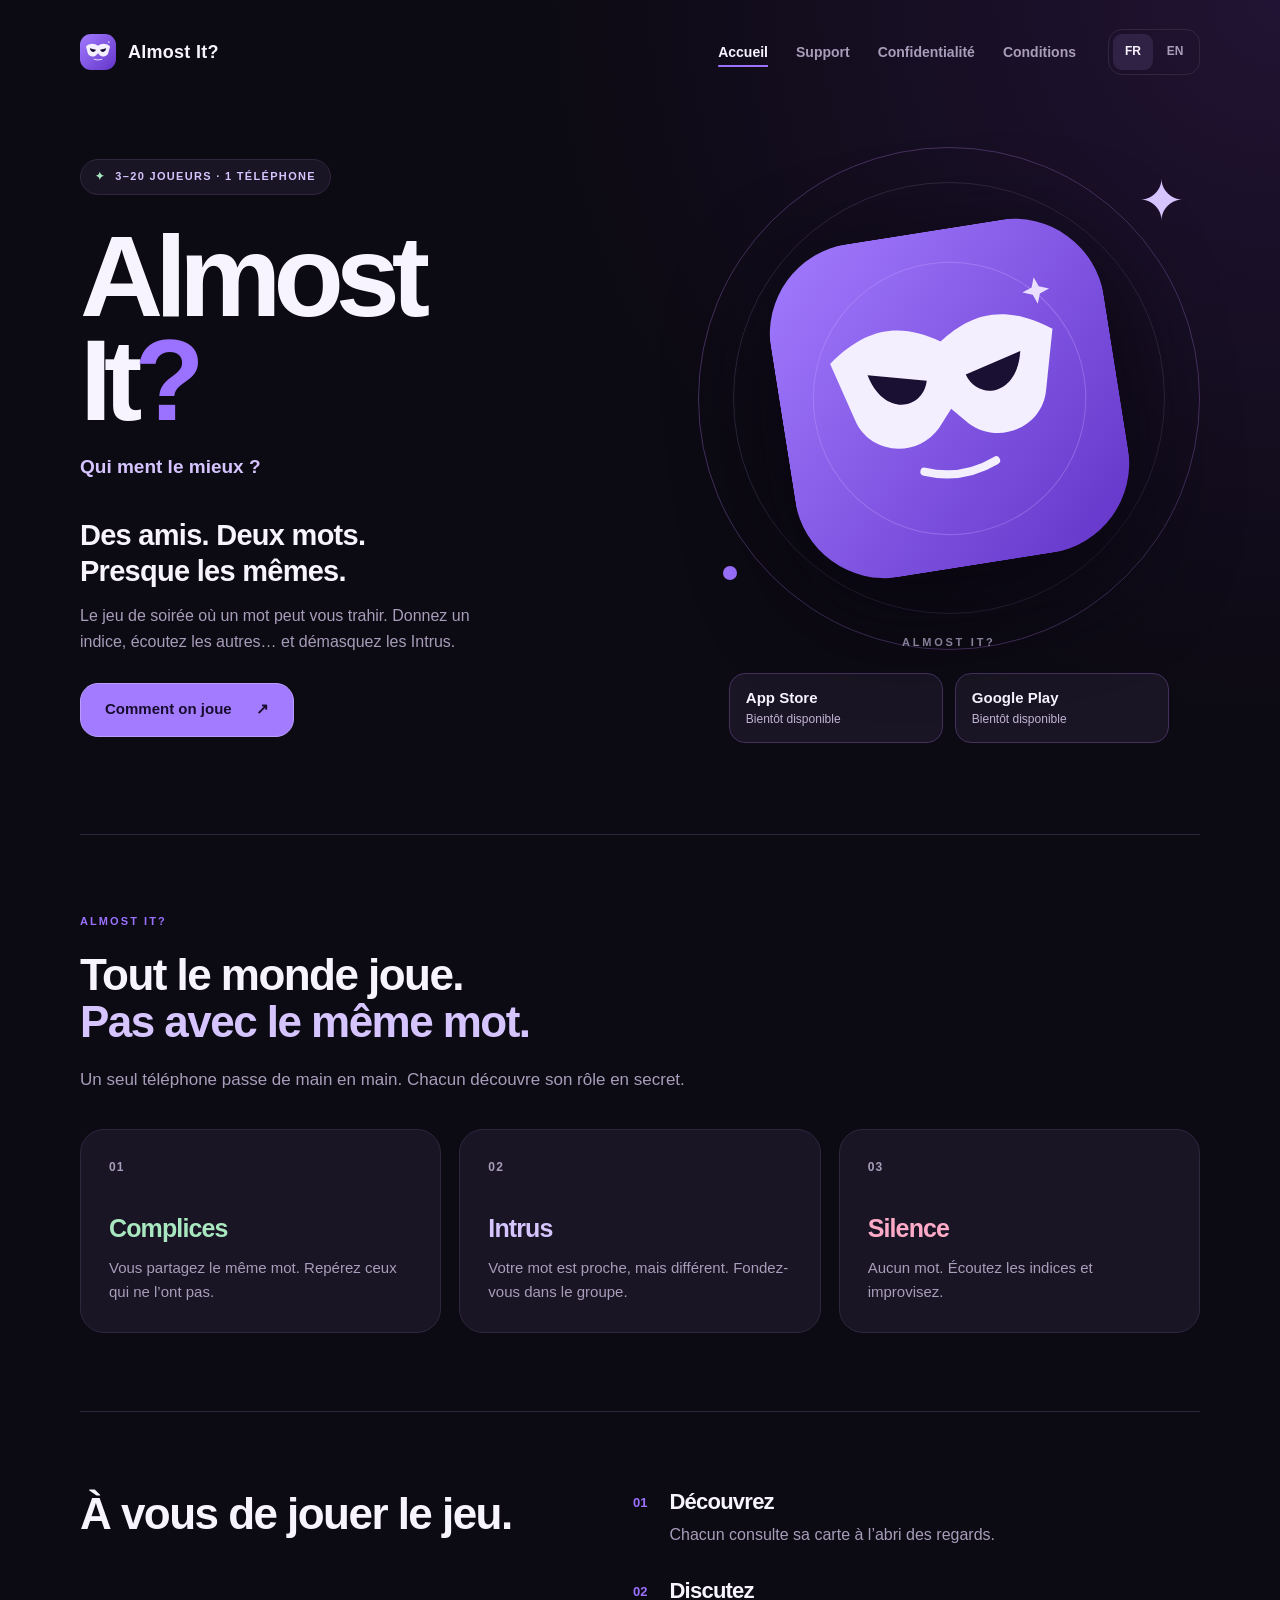
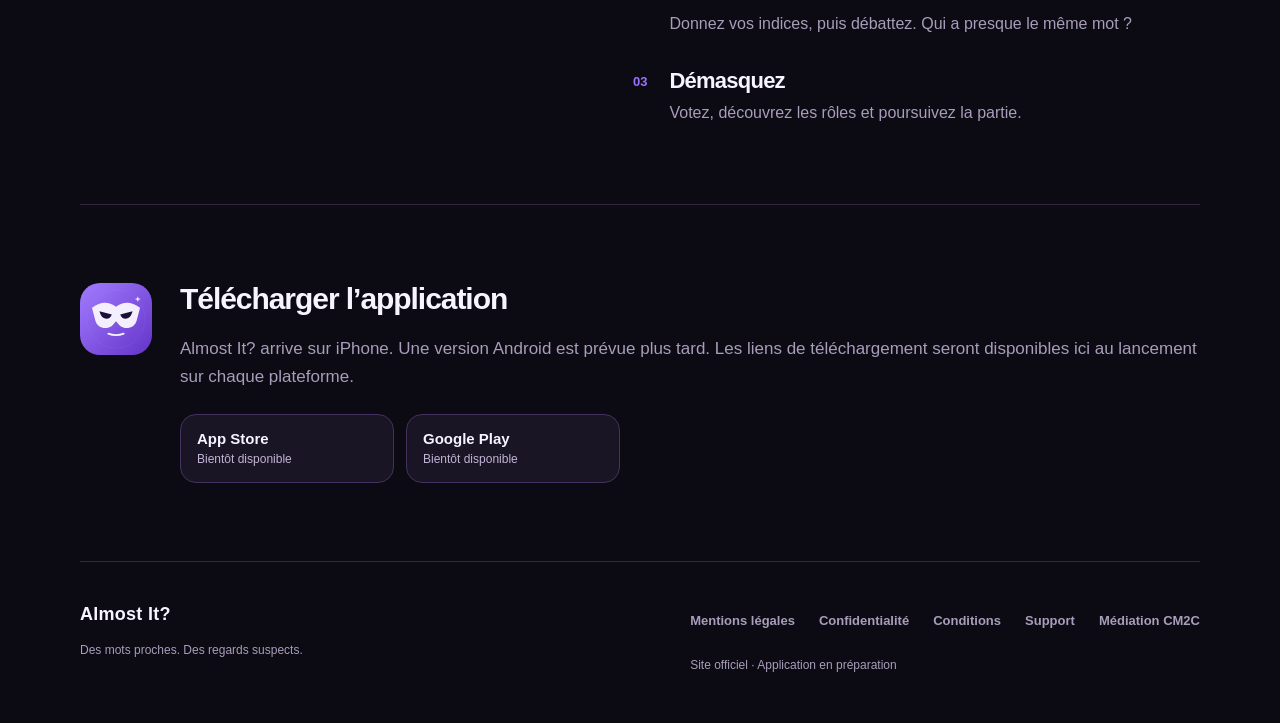
<file: index.html>
<!doctype html>
<html lang="fr"><head><meta charset="utf-8"><meta name="viewport" content="width=device-width, initial-scale=1"><meta name="theme-color" content="#0C0A13"><meta name="color-scheme" content="dark"><meta name="referrer" content="strict-origin-when-cross-origin"><title>Almost It? — Qui ment le mieux ?</title><meta name="description" content="Almost It?, le jeu de soirée pour 3 à 20 joueurs sur un seul téléphone. Des mots proches, des Complices, des Intrus et Silence. Bientôt sur iPhone."><link rel="canonical" href="https://almost-it.web.app/"><link rel="alternate" hreflang="fr" href="https://almost-it.web.app/"><link rel="alternate" hreflang="en" href="https://almost-it.web.app/en/"><meta property="og:type" content="website"><meta property="og:site_name" content="Almost It?"><meta property="og:title" content="Almost It? — Qui ment le mieux ?"><meta property="og:description" content="Almost It?, le jeu de soirée pour 3 à 20 joueurs sur un seul téléphone. Des mots proches, des Complices, des Intrus et Silence. Bientôt sur iPhone."><meta property="og:url" content="https://almost-it.web.app/"><meta property="og:locale" content="fr_FR"><meta property="og:image" content="https://almost-it.web.app/assets/icon.png"><meta property="og:image:alt" content="Almost It?"><link rel="icon" type="image/svg+xml" href="/assets/icon.svg"><link rel="apple-touch-icon" href="/assets/icon.png"><link rel="stylesheet" href="/assets/site.css?v=20261005-v153"><script src="/assets/config.js?v=20261005" defer></script><script src="/assets/site.js" defer></script></head>
<body><a class="skip" href="#main">Aller au contenu</a><header class="site-header"><a class="brand" href="/" aria-label="Almost It? — Accueil"><img src="/assets/icon.svg" width="36" height="36" alt=""><span>Almost It?</span></a><nav class="navigation" aria-label="Navigation principale"><a href="/" aria-current="page">Accueil</a><a href="/support/">Support</a><a href="/privacy/">Confidentialité</a><a href="/terms/">Conditions</a></nav><nav class="language" aria-label="Langue du site"><a href="/?lang=fr" lang="fr" hreflang="fr" data-language="fr" aria-current="true" aria-label="Français">FR</a><a href="/en/" lang="en" hreflang="en" data-language="en" aria-label="English">EN</a></nav></header><main id="main"><section class="hero" aria-labelledby="hero-title"><div class="hero-copy"><p class="pill"><span aria-hidden="true">✦</span> 3–20 JOUEURS · 1 TÉLÉPHONE</p><h1 id="hero-title">Almost<br>It<span>?</span></h1><p class="tagline">Qui ment le mieux ?</p><p class="hero-lead">Des amis. Deux mots.<br>Presque les mêmes.</p><p class="intro">Le jeu de soirée où un mot peut vous trahir. Donnez un indice, écoutez les autres… et démasquez les Intrus.</p><a class="button" href="#how">Comment on joue <span aria-hidden="true">↗</span></a></div><div class="hero-visual"><div class="hero-art"><div class="orbit orbit-one"></div><div class="orbit orbit-two"></div><span class="spark" aria-hidden="true">✦</span><img class="app-icon" src="/assets/icon.svg" width="320" height="320" alt="Almost It?" fetchpriority="high"><span class="orbit-dot" aria-hidden="true"></span><p class="art-caption">Almost It?</p></div><div class="store-links" data-store-links role="group" aria-label="Disponibilité de l’application"><div class="store-card" data-store="appStore"><span class="store-copy"><span class="store-name">App Store</span><span class="store-status">Bientôt disponible</span></span></div><div class="store-card" data-store="googlePlay"><span class="store-copy"><span class="store-name">Google Play</span><span class="store-status">Bientôt disponible</span></span></div></div></div></section>
<section id="how" class="section"><div class="section-heading"><p class="eyebrow">Almost It?</p><h2>Tout le monde joue.<br><span>Pas avec le même mot.</span></h2><p>Un seul téléphone passe de main en main. Chacun découvre son rôle en secret.</p></div><div class="roles"><article class="role role-0"><span class="role-number" aria-hidden="true">01</span><h3>Complices</h3><p>Vous partagez le même mot. Repérez ceux qui ne l’ont pas.</p></article><article class="role role-1"><span class="role-number" aria-hidden="true">02</span><h3>Intrus</h3><p>Votre mot est proche, mais différent. Fondez-vous dans le groupe.</p></article><article class="role role-2"><span class="role-number" aria-hidden="true">03</span><h3>Silence</h3><p>Aucun mot. Écoutez les indices et improvisez.</p></article></div></section>
<section class="section play-section"><h2>À vous de jouer le jeu.</h2><ol class="steps"><li><span aria-hidden="true">01</span><div><h3>Découvrez</h3><p>Chacun consulte sa carte à l’abri des regards.</p></div></li><li><span aria-hidden="true">02</span><div><h3>Discutez</h3><p>Donnez vos indices, puis débattez. Qui a presque le même mot ?</p></div></li><li><span aria-hidden="true">03</span><div><h3>Démasquez</h3><p>Votez, découvrez les rôles et poursuivez la partie.</p></div></li></ol></section>
<section id="download" class="download section"><img src="/assets/icon.svg" width="72" height="72" alt="" loading="lazy"><div><h2>Télécharger l’application</h2><p>Almost It? arrive sur iPhone. Une version Android est prévue plus tard. Les liens de téléchargement seront disponibles ici au lancement sur chaque plateforme.</p><div class="store-links" data-store-links role="group" aria-label="Disponibilité de l’application"><div class="store-card" data-store="appStore"><span class="store-copy"><span class="store-name">App Store</span><span class="store-status">Bientôt disponible</span></span></div><div class="store-card" data-store="googlePlay"><span class="store-copy"><span class="store-name">Google Play</span><span class="store-status">Bientôt disponible</span></span></div></div></div></section></main><footer class="site-footer"><div><a class="brand" href="/">Almost It?</a><p>Des mots proches. Des regards suspects.</p></div><div><nav aria-label="Liens utiles"><a href="/legal/">Mentions légales</a><a href="/privacy/">Confidentialité</a><a href="/terms/">Conditions</a><a href="/support/">Support</a><a href="/terms/#mediation">Médiation CM2C</a></nav><p>Site officiel · Application en préparation</p></div></footer></body></html>
</file>
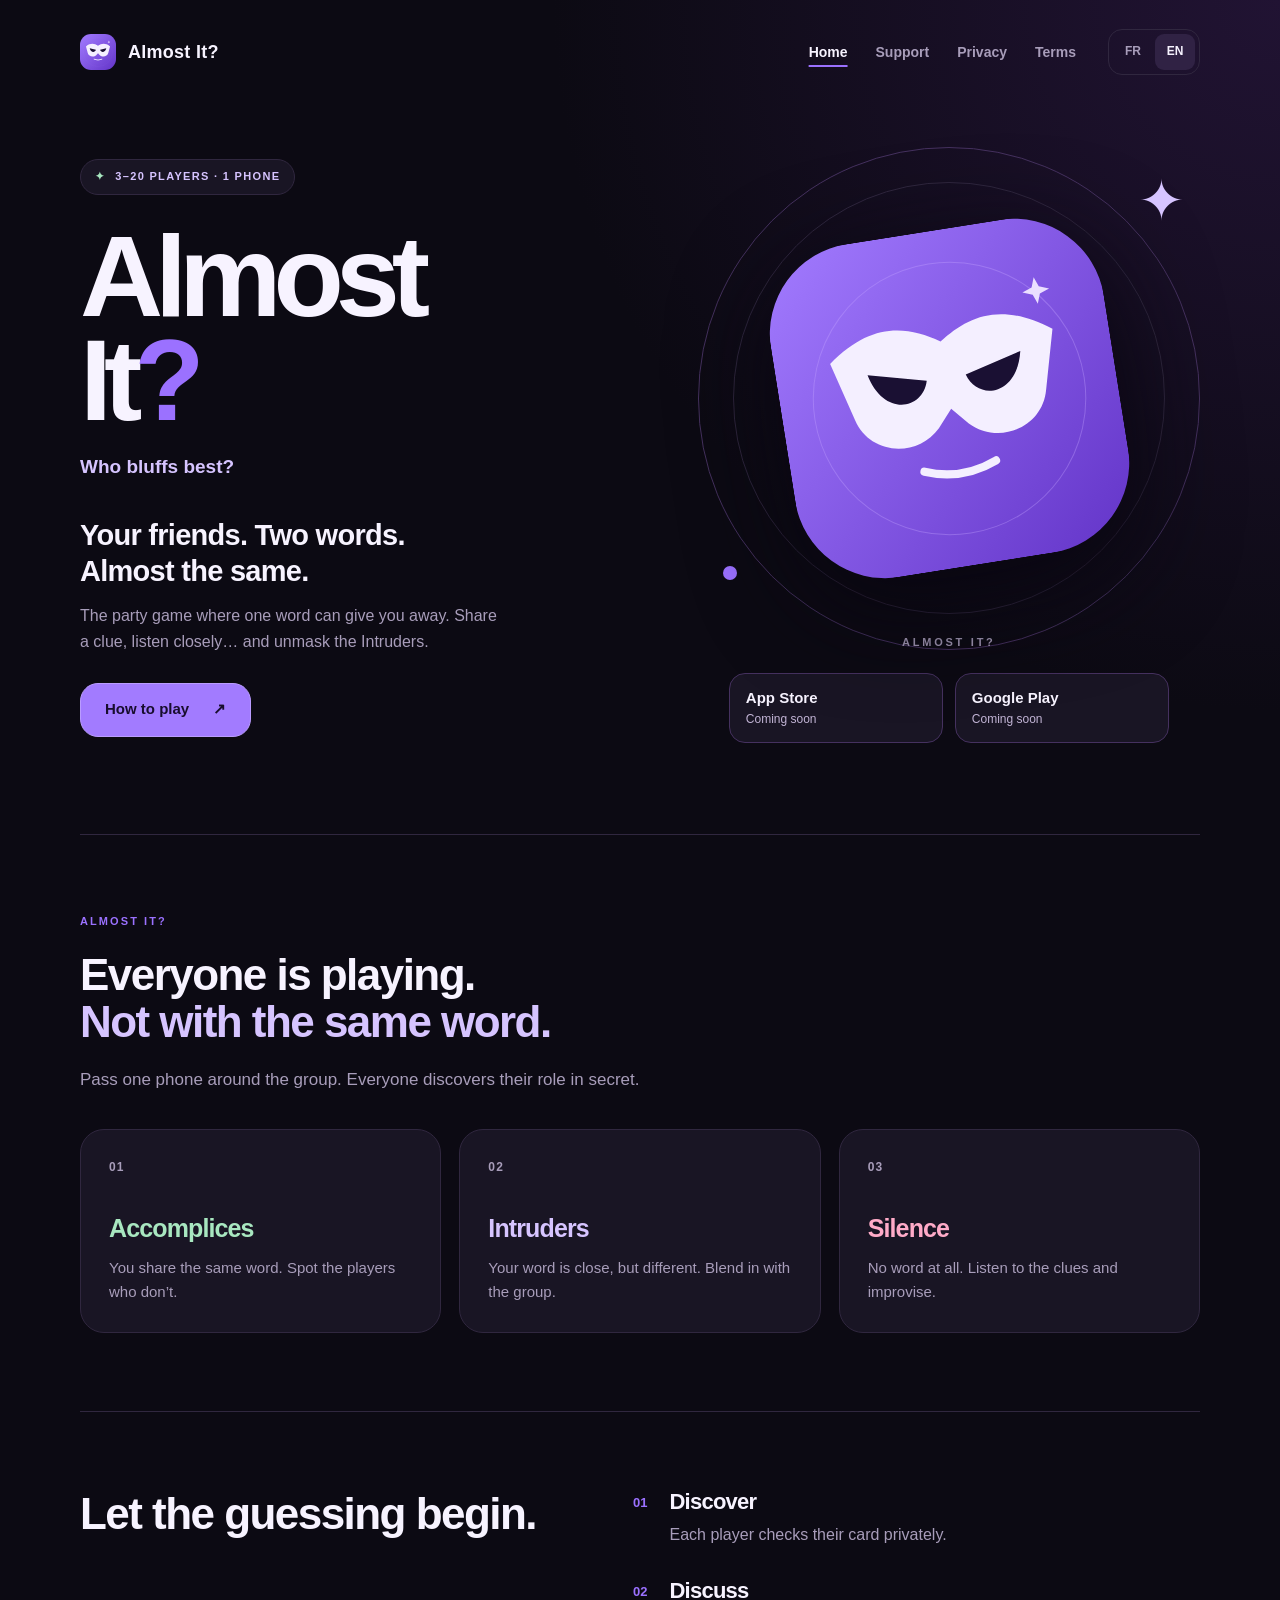
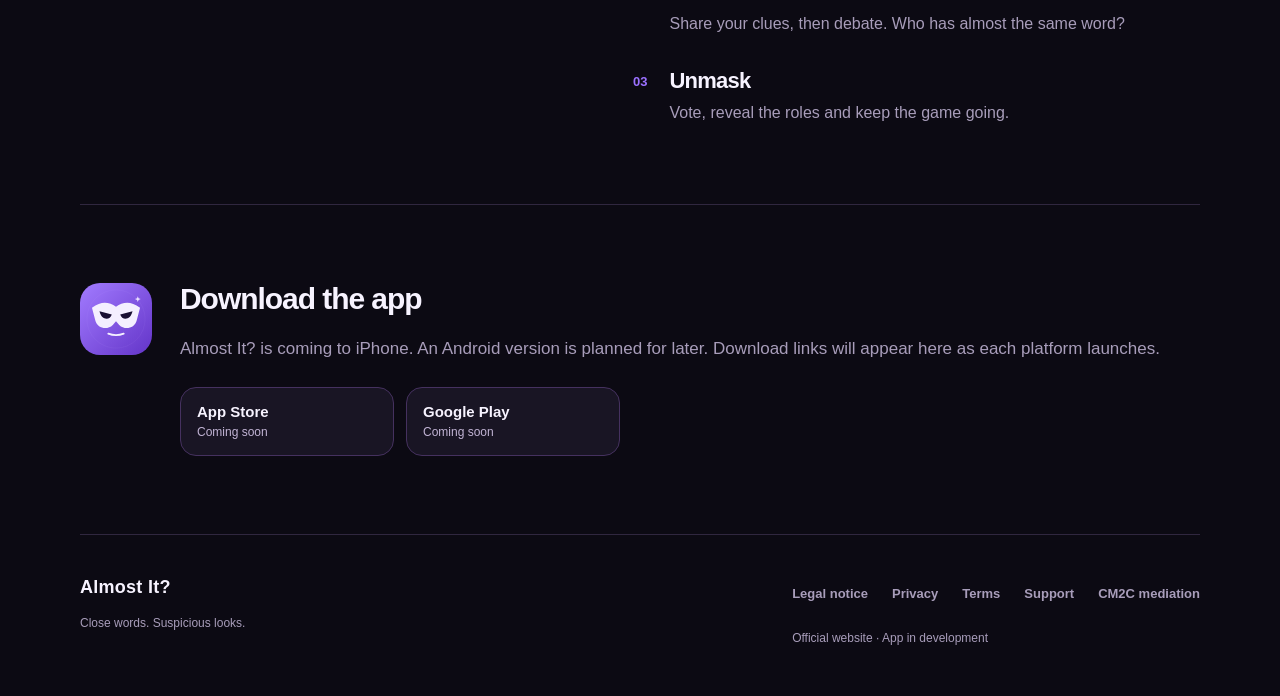
<file: en/index.html>
<!doctype html>
<html lang="en"><head><meta charset="utf-8"><meta name="viewport" content="width=device-width, initial-scale=1"><meta name="theme-color" content="#0C0A13"><meta name="color-scheme" content="dark"><meta name="referrer" content="strict-origin-when-cross-origin"><title>Almost It? — Who bluffs best?</title><meta name="description" content="Almost It?, the party game for 3 to 20 players on one phone. Similar words, Accomplices, Intruders and Silence. Coming soon to iPhone."><link rel="canonical" href="https://almost-it.web.app/en/"><link rel="alternate" hreflang="fr" href="https://almost-it.web.app/"><link rel="alternate" hreflang="en" href="https://almost-it.web.app/en/"><meta property="og:type" content="website"><meta property="og:site_name" content="Almost It?"><meta property="og:title" content="Almost It? — Who bluffs best?"><meta property="og:description" content="Almost It?, the party game for 3 to 20 players on one phone. Similar words, Accomplices, Intruders and Silence. Coming soon to iPhone."><meta property="og:url" content="https://almost-it.web.app/en/"><meta property="og:locale" content="en_US"><meta property="og:image" content="https://almost-it.web.app/assets/icon.png"><meta property="og:image:alt" content="Almost It?"><link rel="icon" type="image/svg+xml" href="/assets/icon.svg"><link rel="apple-touch-icon" href="/assets/icon.png"><link rel="stylesheet" href="/assets/site.css?v=20261005-v153"><script src="/assets/config.js?v=20261005" defer></script><script src="/assets/site.js" defer></script></head>
<body><a class="skip" href="#main">Skip to content</a><header class="site-header"><a class="brand" href="/en/" aria-label="Almost It? — Home"><img src="/assets/icon.svg" width="36" height="36" alt=""><span>Almost It?</span></a><nav class="navigation" aria-label="Main navigation"><a href="/en/" aria-current="page">Home</a><a href="/en/support/">Support</a><a href="/en/privacy/">Privacy</a><a href="/en/terms/">Terms</a></nav><nav class="language" aria-label="Site language"><a href="/?lang=fr" lang="fr" hreflang="fr" data-language="fr" aria-label="Français">FR</a><a href="/en/" lang="en" hreflang="en" data-language="en" aria-current="true" aria-label="English">EN</a></nav></header><main id="main"><section class="hero" aria-labelledby="hero-title"><div class="hero-copy"><p class="pill"><span aria-hidden="true">✦</span> 3–20 PLAYERS · 1 PHONE</p><h1 id="hero-title">Almost<br>It<span>?</span></h1><p class="tagline">Who bluffs best?</p><p class="hero-lead">Your friends. Two words.<br>Almost the same.</p><p class="intro">The party game where one word can give you away. Share a clue, listen closely… and unmask the Intruders.</p><a class="button" href="#how">How to play <span aria-hidden="true">↗</span></a></div><div class="hero-visual"><div class="hero-art"><div class="orbit orbit-one"></div><div class="orbit orbit-two"></div><span class="spark" aria-hidden="true">✦</span><img class="app-icon" src="/assets/icon.svg" width="320" height="320" alt="Almost It?" fetchpriority="high"><span class="orbit-dot" aria-hidden="true"></span><p class="art-caption">Almost It?</p></div><div class="store-links" data-store-links role="group" aria-label="App availability"><div class="store-card" data-store="appStore"><span class="store-copy"><span class="store-name">App Store</span><span class="store-status">Coming soon</span></span></div><div class="store-card" data-store="googlePlay"><span class="store-copy"><span class="store-name">Google Play</span><span class="store-status">Coming soon</span></span></div></div></div></section>
<section id="how" class="section"><div class="section-heading"><p class="eyebrow">Almost It?</p><h2>Everyone is playing.<br><span>Not with the same word.</span></h2><p>Pass one phone around the group. Everyone discovers their role in secret.</p></div><div class="roles"><article class="role role-0"><span class="role-number" aria-hidden="true">01</span><h3>Accomplices</h3><p>You share the same word. Spot the players who don’t.</p></article><article class="role role-1"><span class="role-number" aria-hidden="true">02</span><h3>Intruders</h3><p>Your word is close, but different. Blend in with the group.</p></article><article class="role role-2"><span class="role-number" aria-hidden="true">03</span><h3>Silence</h3><p>No word at all. Listen to the clues and improvise.</p></article></div></section>
<section class="section play-section"><h2>Let the guessing begin.</h2><ol class="steps"><li><span aria-hidden="true">01</span><div><h3>Discover</h3><p>Each player checks their card privately.</p></div></li><li><span aria-hidden="true">02</span><div><h3>Discuss</h3><p>Share your clues, then debate. Who has almost the same word?</p></div></li><li><span aria-hidden="true">03</span><div><h3>Unmask</h3><p>Vote, reveal the roles and keep the game going.</p></div></li></ol></section>
<section id="download" class="download section"><img src="/assets/icon.svg" width="72" height="72" alt="" loading="lazy"><div><h2>Download the app</h2><p>Almost It? is coming to iPhone. An Android version is planned for later. Download links will appear here as each platform launches.</p><div class="store-links" data-store-links role="group" aria-label="App availability"><div class="store-card" data-store="appStore"><span class="store-copy"><span class="store-name">App Store</span><span class="store-status">Coming soon</span></span></div><div class="store-card" data-store="googlePlay"><span class="store-copy"><span class="store-name">Google Play</span><span class="store-status">Coming soon</span></span></div></div></div></section></main><footer class="site-footer"><div><a class="brand" href="/en/">Almost It?</a><p>Close words. Suspicious looks.</p></div><div><nav aria-label="Useful links"><a href="/en/legal/">Legal notice</a><a href="/en/privacy/">Privacy</a><a href="/en/terms/">Terms</a><a href="/en/support/">Support</a><a href="/en/terms/#mediation">CM2C mediation</a></nav><p>Official website · App in development</p></div></footer></body></html>
</file>
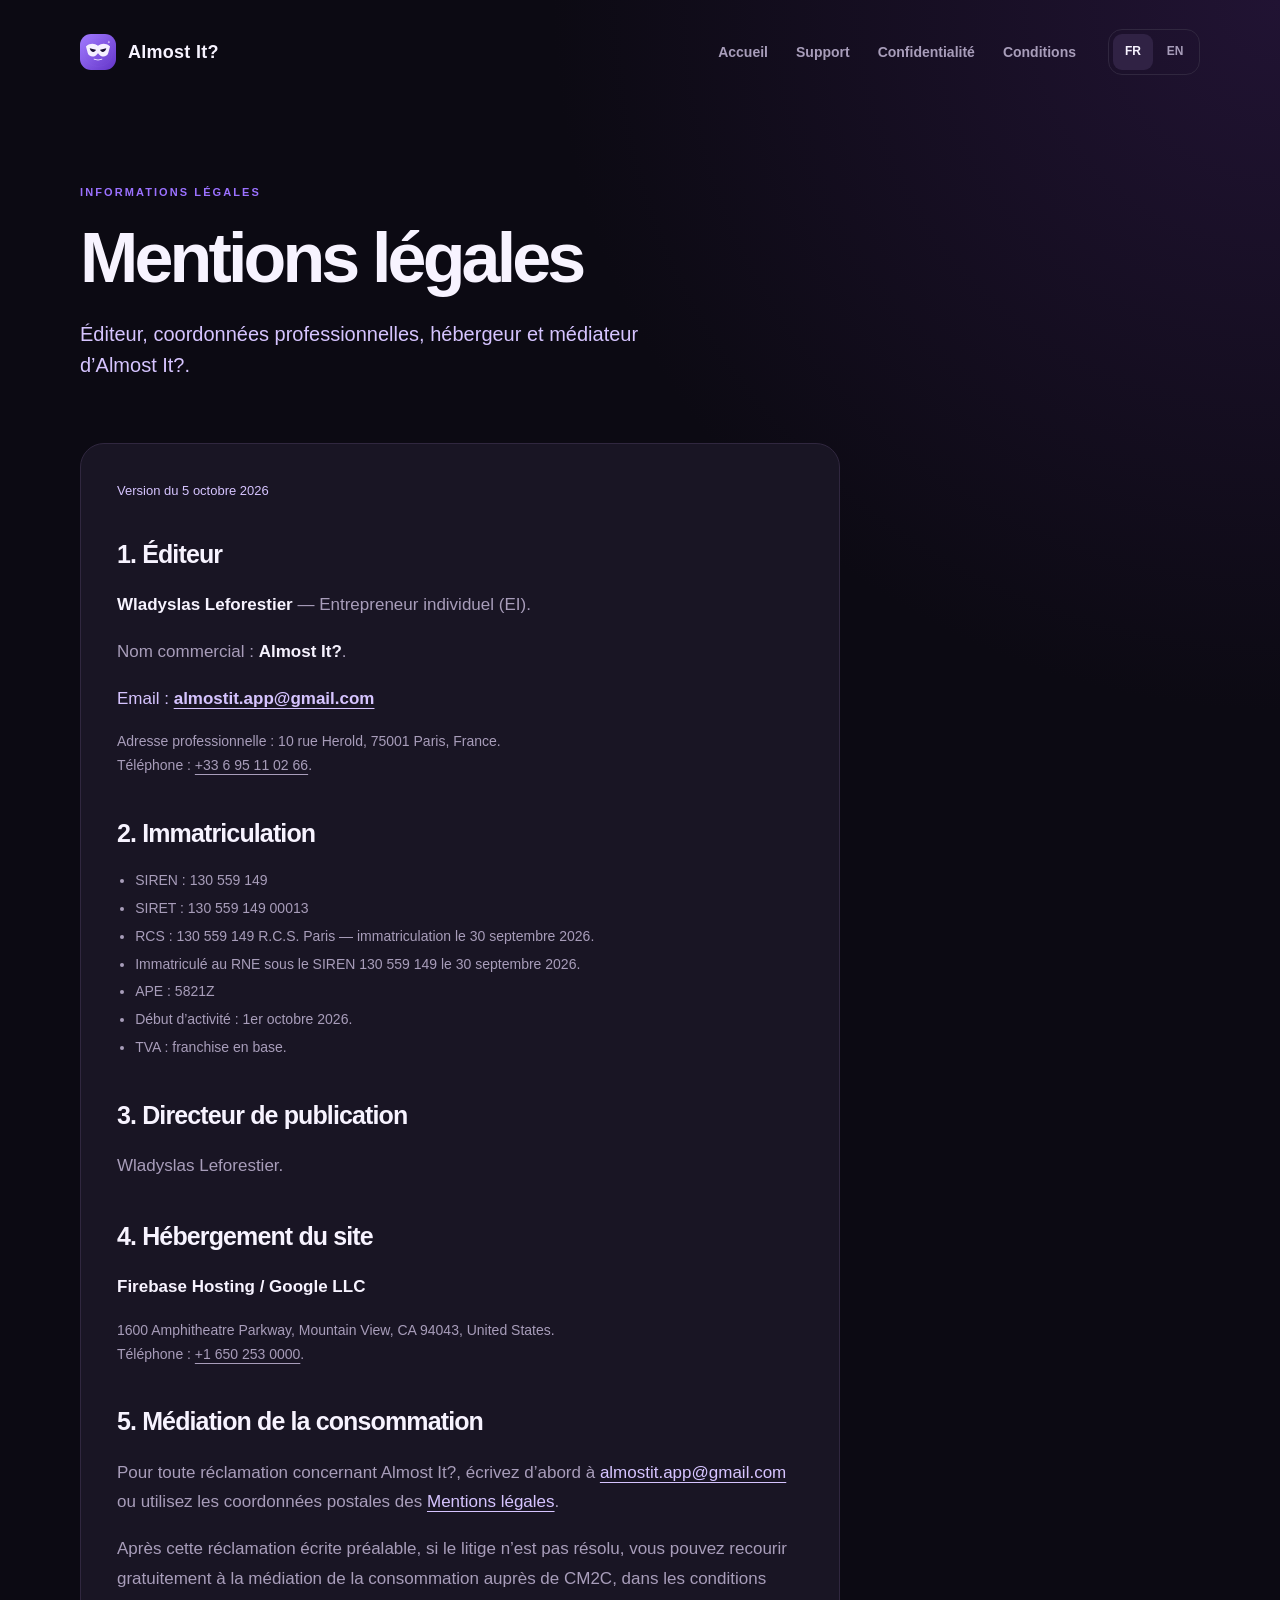
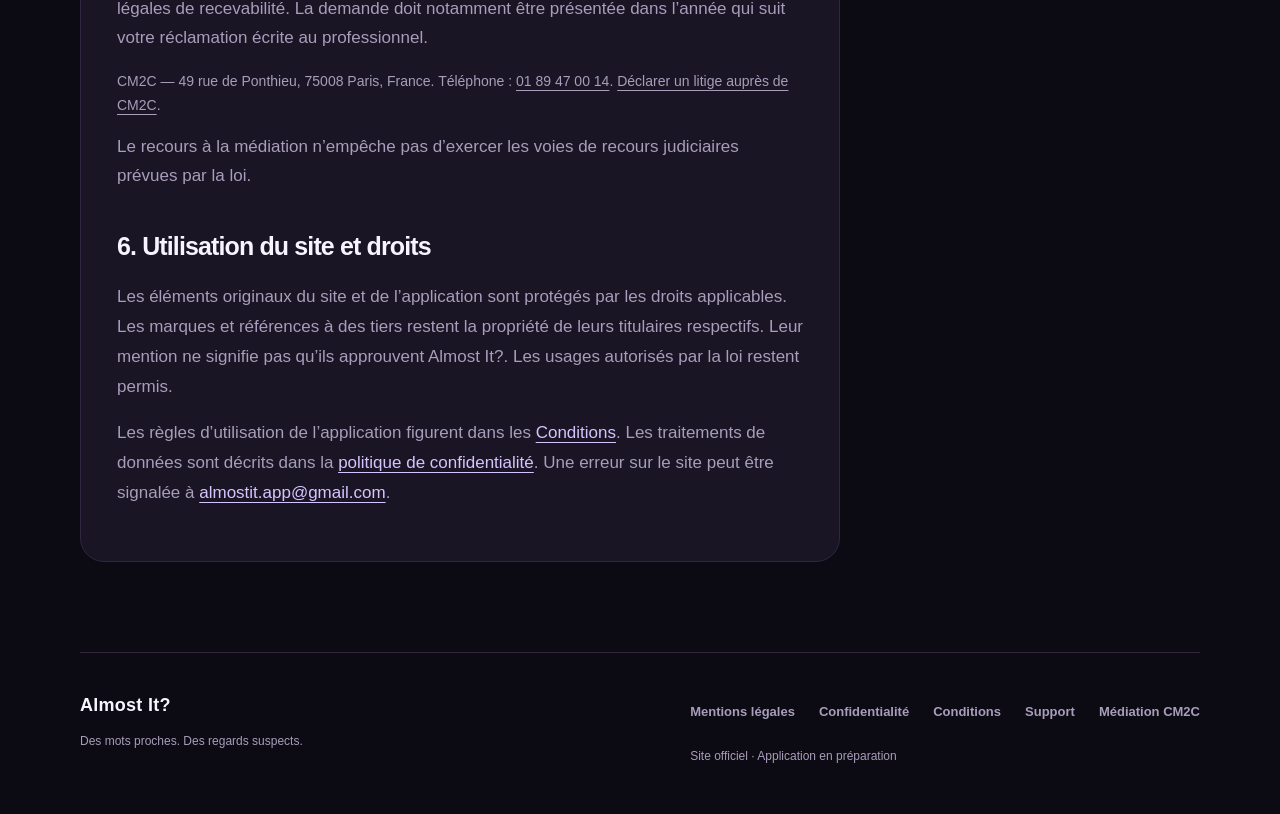
<file: legal/index.html>
<!doctype html>
<html lang="fr"><head><meta charset="utf-8"><meta name="viewport" content="width=device-width, initial-scale=1"><meta name="theme-color" content="#0C0A13"><meta name="color-scheme" content="dark"><meta name="referrer" content="strict-origin-when-cross-origin">
<title>Mentions légales — Almost It?</title><meta name="description" content="Éditeur, coordonnées professionnelles, hébergeur et médiateur d’Almost It?.">
<link rel="canonical" href="https://almost-it.web.app/legal/"><link rel="alternate" hreflang="fr" href="https://almost-it.web.app/legal/"><link rel="alternate" hreflang="en" href="https://almost-it.web.app/en/legal/">
<meta property="og:type" content="website"><meta property="og:site_name" content="Almost It?"><meta property="og:title" content="Mentions légales — Almost It?"><meta property="og:description" content="Éditeur, coordonnées professionnelles, hébergeur et médiateur d’Almost It?."><meta property="og:url" content="https://almost-it.web.app/legal/"><meta property="og:locale" content="fr_FR"><meta property="og:image" content="https://almost-it.web.app/assets/icon.png"><meta property="og:image:alt" content="Almost It?">
<link rel="icon" type="image/svg+xml" href="/assets/icon.svg"><link rel="apple-touch-icon" href="/assets/icon.png"><link rel="stylesheet" href="/assets/site.css?v=20261005-v153"><script src="/assets/config.js?v=20261005" defer></script><script src="/assets/site.js" defer></script></head>
<body><a class="skip" href="#main">Aller au contenu</a>
<header class="site-header"><a class="brand" href="/" aria-label="Almost It? — Accueil"><img src="/assets/icon.svg" width="36" height="36" alt=""><span>Almost It?</span></a><nav class="navigation" aria-label="Navigation principale"><a href="/">Accueil</a><a href="/support/">Support</a><a href="/privacy/">Confidentialité</a><a href="/terms/">Conditions</a></nav><nav class="language" aria-label="Langue du site"><a href="/legal/" lang="fr" hreflang="fr" data-language="fr" aria-current="true" aria-label="Français">FR</a><a href="/en/legal/" lang="en" hreflang="en" data-language="en" aria-label="English">EN</a></nav></header>
<main id="main"><section class="page-heading"><p class="eyebrow">Informations légales</p><h1>Mentions légales</h1><p>Éditeur, coordonnées professionnelles, hébergeur et médiateur d’Almost It?.</p></section>
<article class="reading panel legal"><p class="document-date">Version du 5 octobre 2026</p>
<section id="publisher"><h2>1. Éditeur</h2>
<p><strong>Wladyslas Leforestier</strong> — Entrepreneur individuel (EI).</p>
<p>Nom commercial : <strong>Almost It?</strong>.</p>
<p class="primary-contact">Email : <a href="mailto:almostit.app@gmail.com">almostit.app@gmail.com</a></p>
<p class="legal-meta">Adresse professionnelle : 10 rue Herold, 75001 Paris, France.<br>Téléphone : <a href="tel:+33695110266">+33 6 95 11 02 66</a>.</p>
</section>
<section id="registration"><h2>2. Immatriculation</h2>
<ul class="legal-meta"><li>SIREN : 130 559 149</li><li>SIRET : 130 559 149 00013</li><li>RCS : 130 559 149 R.C.S. Paris — immatriculation le 30 septembre 2026.</li><li>Immatriculé au RNE sous le SIREN 130 559 149 le 30 septembre 2026.</li><li>APE : 5821Z</li><li>Début d’activité : 1er octobre 2026.</li><li>TVA : franchise en base.</li></ul>
</section>
<section id="director"><h2>3. Directeur de publication</h2>
<p>Wladyslas Leforestier.</p>
</section>
<section id="hosting"><h2>4. Hébergement du site</h2>
<p><strong>Firebase Hosting / Google LLC</strong></p>
<p class="legal-meta">1600 Amphitheatre Parkway, Mountain View, CA 94043, United States.<br>Téléphone : <a href="tel:+16502530000">+1 650 253 0000</a>.</p>
</section>
<section id="mediation"><h2>5. Médiation de la consommation</h2>
<p>Pour toute réclamation concernant Almost It?, écrivez d’abord à <a href="mailto:almostit.app@gmail.com">almostit.app@gmail.com</a> ou utilisez les coordonnées postales des <a href="/legal/#publisher">Mentions légales</a>.</p>
<p>Après cette réclamation écrite préalable, si le litige n’est pas résolu, vous pouvez recourir gratuitement à la médiation de la consommation auprès de CM2C, dans les conditions légales de recevabilité. La demande doit notamment être présentée dans l’année qui suit votre réclamation écrite au professionnel.</p>
<p class="legal-meta">CM2C — 49 rue de Ponthieu, 75008 Paris, France. Téléphone : <a href="tel:+33189470014">01 89 47 00 14</a>. <a href="https://www.cm2c.net/declarer-un-litige.php">Déclarer un litige auprès de CM2C</a>.</p>
<p>Le recours à la médiation n’empêche pas d’exercer les voies de recours judiciaires prévues par la loi.</p>
</section>
<section id="rights"><h2>6. Utilisation du site et droits</h2>
<p>Les éléments originaux du site et de l’application sont protégés par les droits applicables. Les marques et références à des tiers restent la propriété de leurs titulaires respectifs. Leur mention ne signifie pas qu’ils approuvent Almost It?. Les usages autorisés par la loi restent permis.</p>
<p>Les règles d’utilisation de l’application figurent dans les <a href="/terms/">Conditions</a>. Les traitements de données sont décrits dans la <a href="/privacy/">politique de confidentialité</a>. Une erreur sur le site peut être signalée à <a href="mailto:almostit.app@gmail.com">almostit.app@gmail.com</a>.</p>
</section>
</article></main>
<footer class="site-footer"><div><a class="brand" href="/">Almost It?</a><p>Des mots proches. Des regards suspects.</p></div><div><nav aria-label="Liens utiles"><a href="/legal/">Mentions légales</a><a href="/privacy/">Confidentialité</a><a href="/terms/">Conditions</a><a href="/support/">Support</a><a href="/terms/#mediation">Médiation CM2C</a></nav><p>Site officiel · Application en préparation</p></div></footer></body></html>
</file>
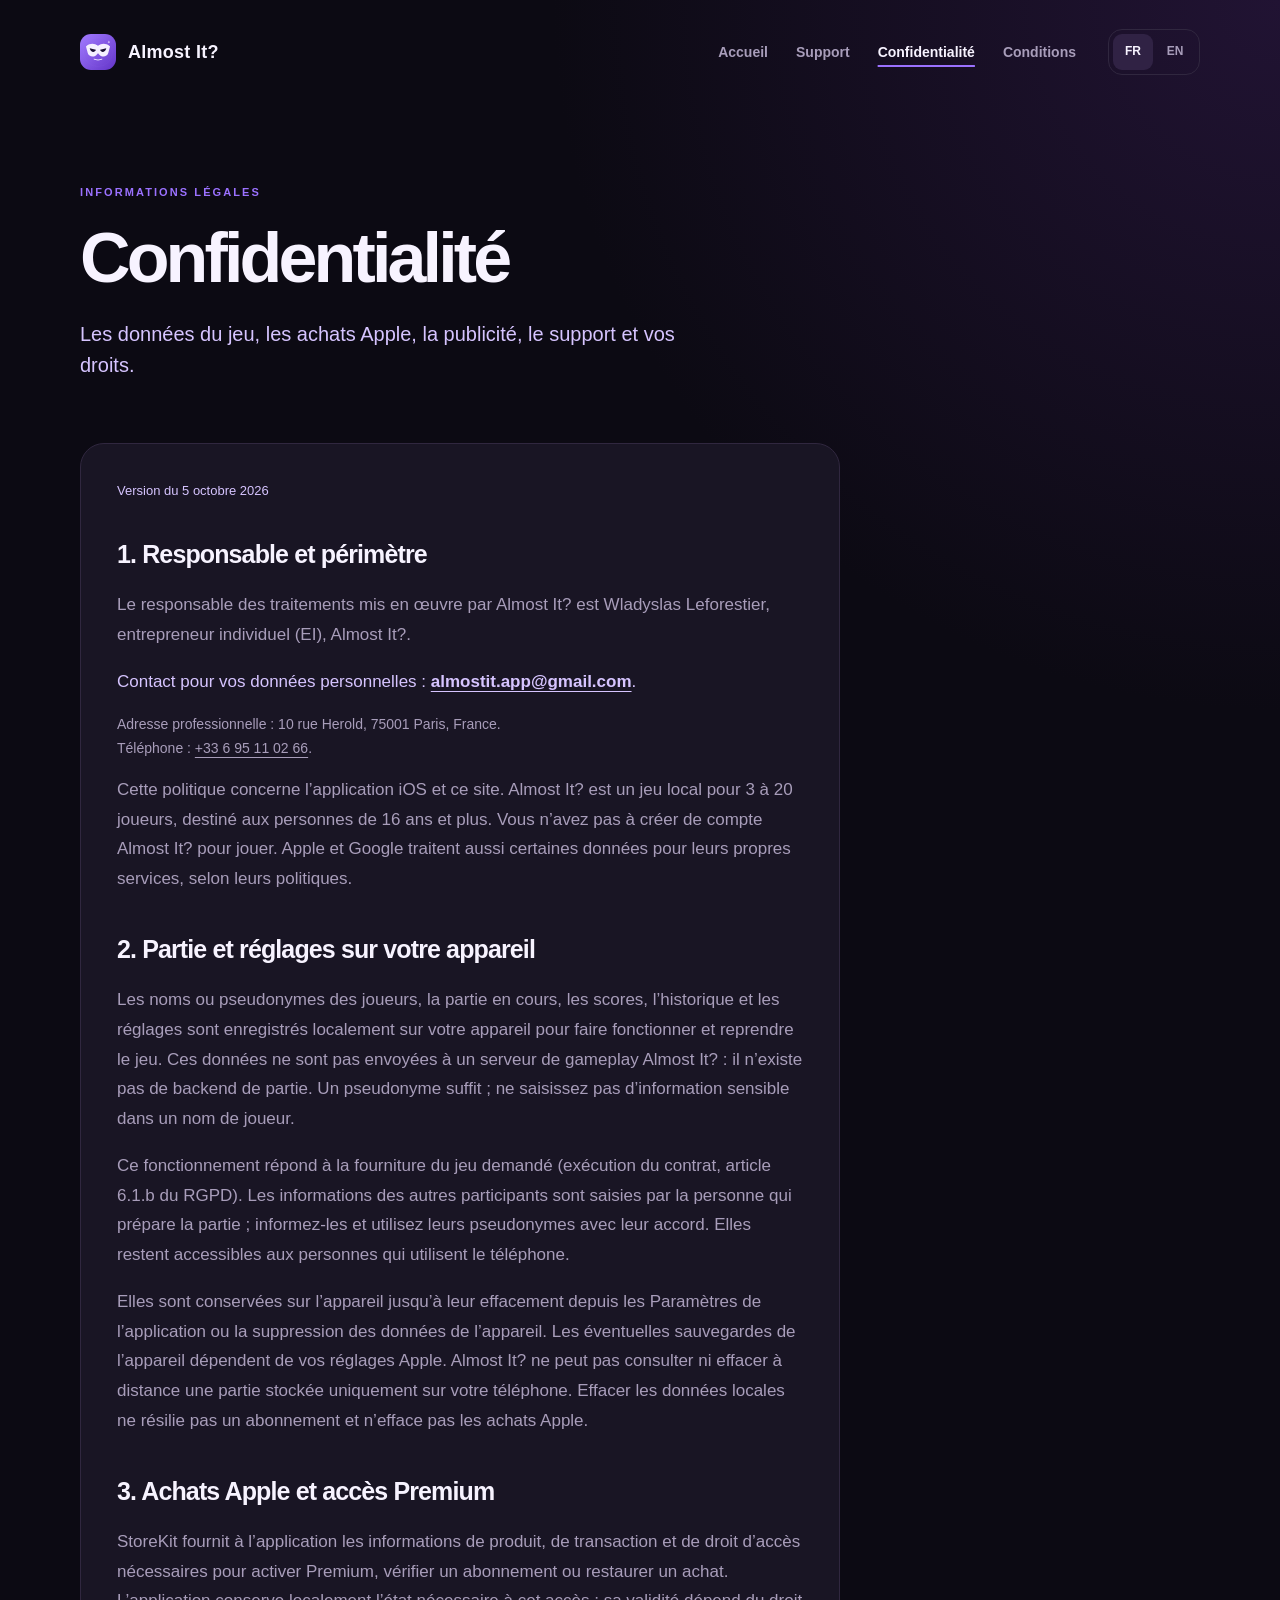
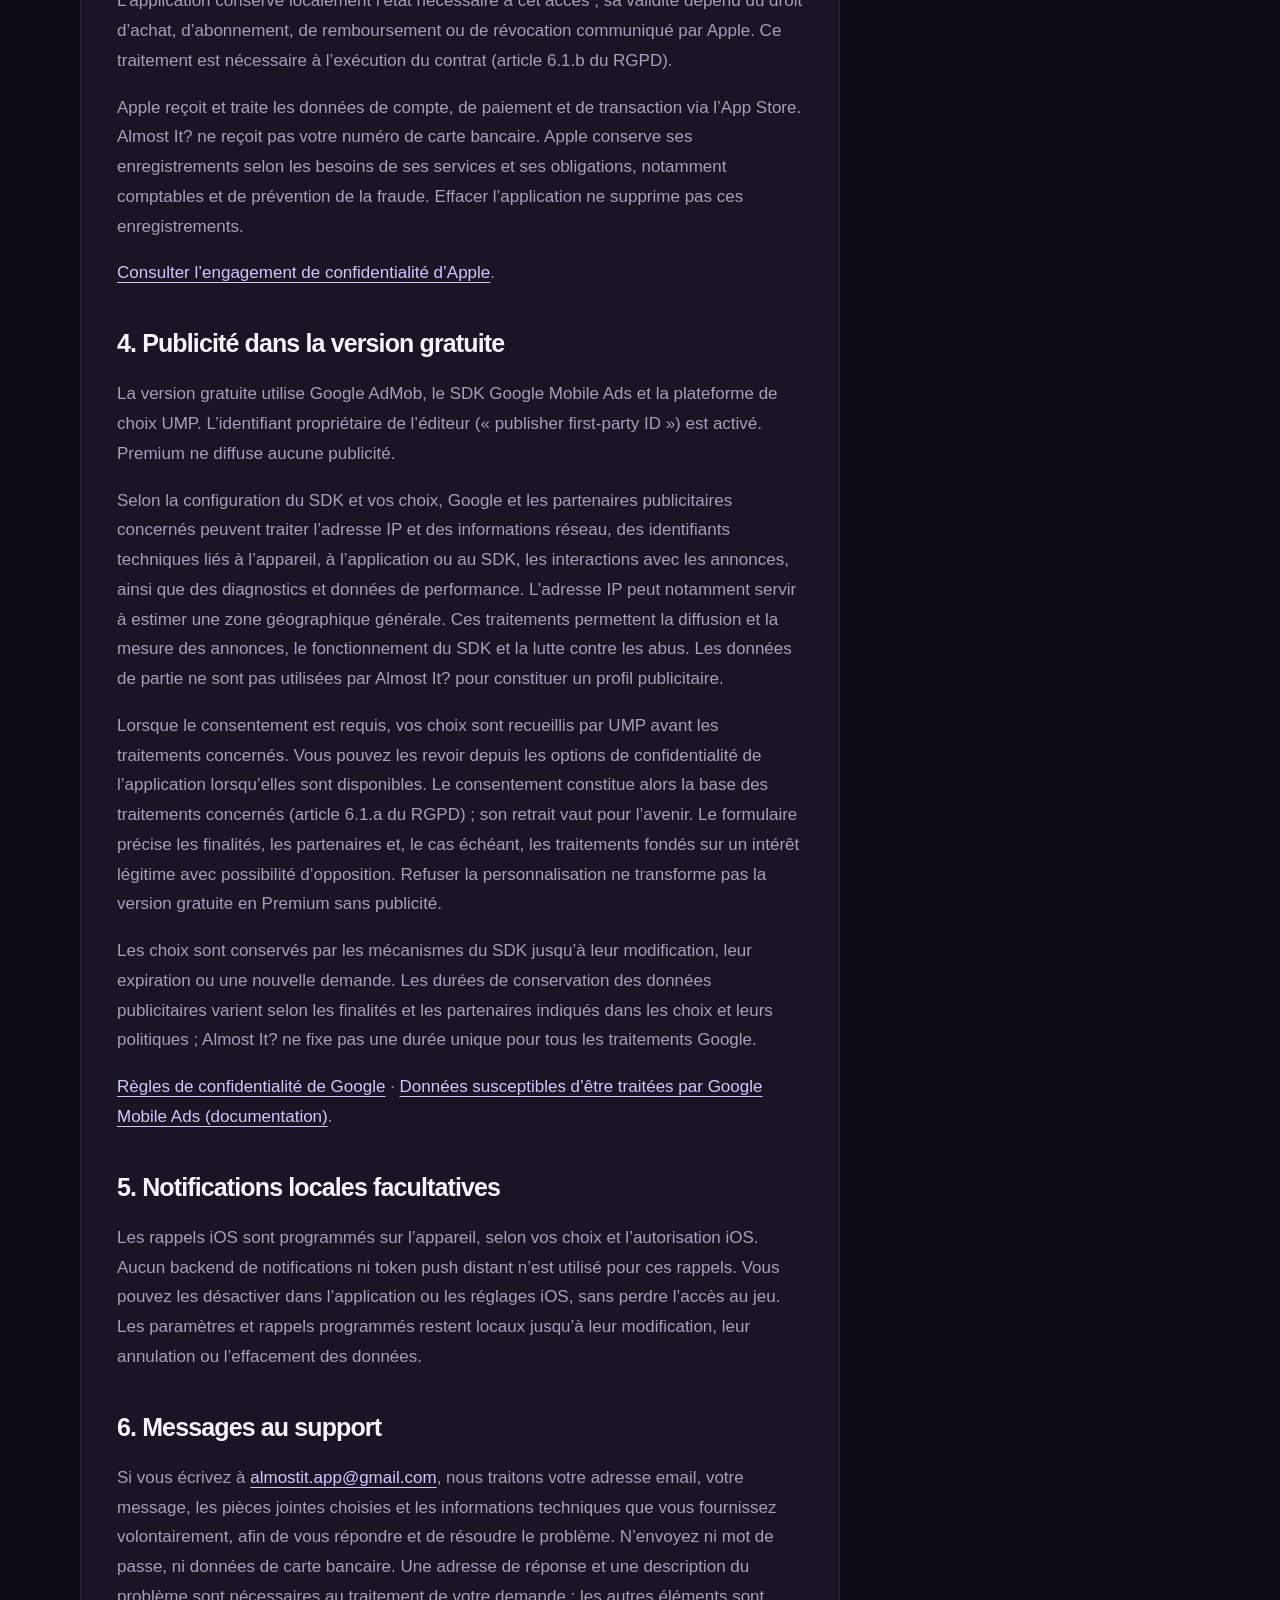
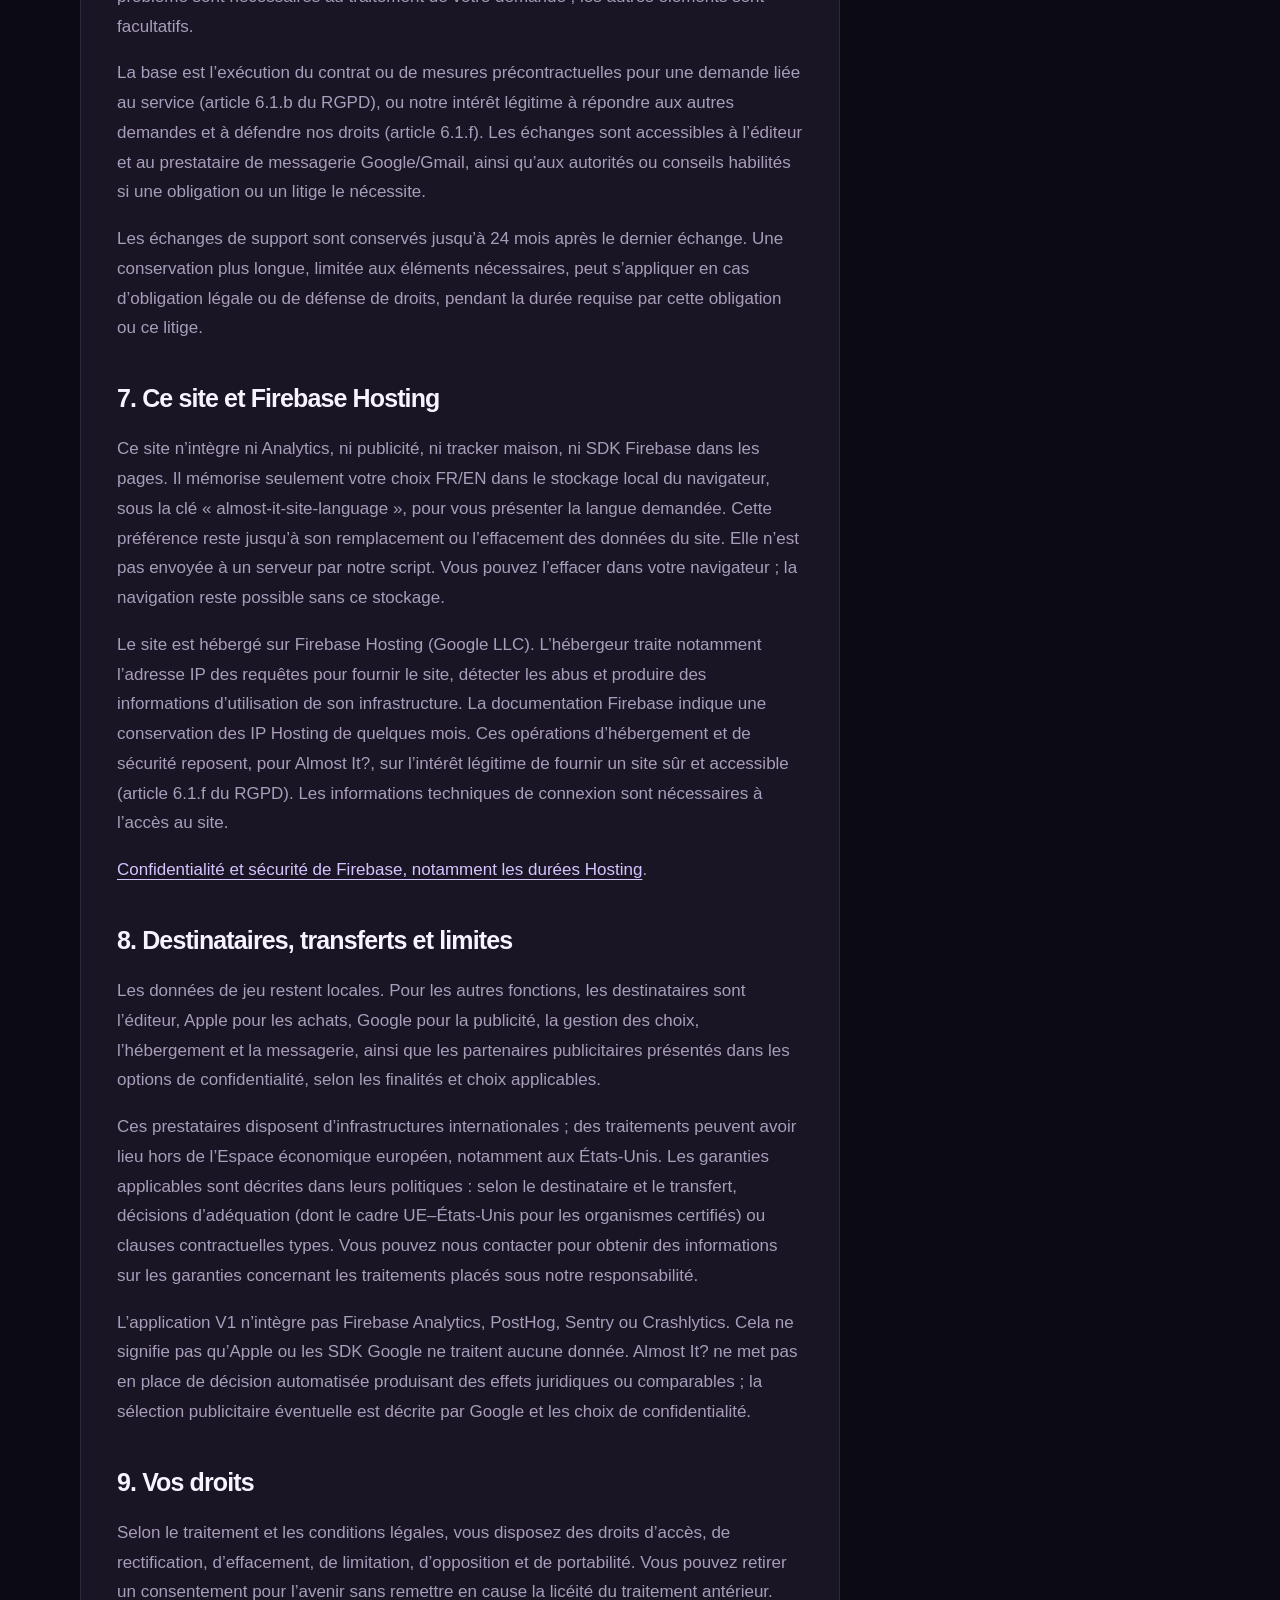
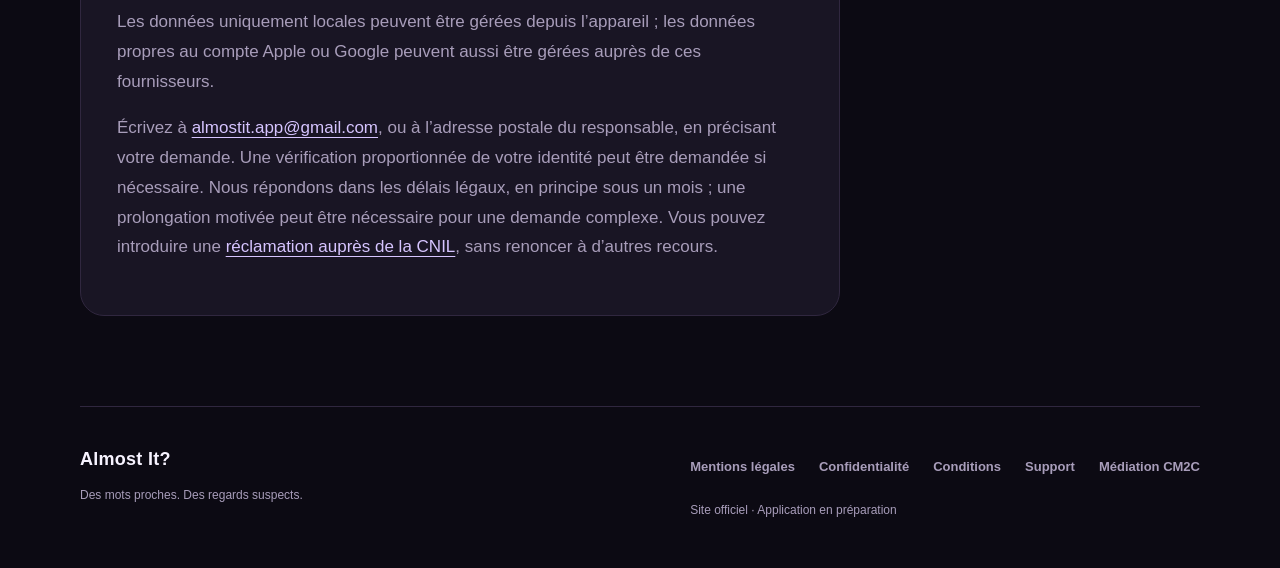
<file: privacy/index.html>
<!doctype html>
<html lang="fr"><head><meta charset="utf-8"><meta name="viewport" content="width=device-width, initial-scale=1"><meta name="theme-color" content="#0C0A13"><meta name="color-scheme" content="dark"><meta name="referrer" content="strict-origin-when-cross-origin">
<title>Confidentialité — Almost It?</title><meta name="description" content="Les données du jeu, les achats Apple, la publicité, le support et vos droits.">
<link rel="canonical" href="https://almost-it.web.app/privacy/"><link rel="alternate" hreflang="fr" href="https://almost-it.web.app/privacy/"><link rel="alternate" hreflang="en" href="https://almost-it.web.app/en/privacy/">
<meta property="og:type" content="website"><meta property="og:site_name" content="Almost It?"><meta property="og:title" content="Confidentialité — Almost It?"><meta property="og:description" content="Les données du jeu, les achats Apple, la publicité, le support et vos droits."><meta property="og:url" content="https://almost-it.web.app/privacy/"><meta property="og:locale" content="fr_FR"><meta property="og:image" content="https://almost-it.web.app/assets/icon.png"><meta property="og:image:alt" content="Almost It?">
<link rel="icon" type="image/svg+xml" href="/assets/icon.svg"><link rel="apple-touch-icon" href="/assets/icon.png"><link rel="stylesheet" href="/assets/site.css?v=20261005-v153"><script src="/assets/config.js?v=20261005" defer></script><script src="/assets/site.js" defer></script></head>
<body><a class="skip" href="#main">Aller au contenu</a>
<header class="site-header"><a class="brand" href="/" aria-label="Almost It? — Accueil"><img src="/assets/icon.svg" width="36" height="36" alt=""><span>Almost It?</span></a><nav class="navigation" aria-label="Navigation principale"><a href="/">Accueil</a><a href="/support/">Support</a><a href="/privacy/" aria-current="page">Confidentialité</a><a href="/terms/">Conditions</a></nav><nav class="language" aria-label="Langue du site"><a href="/privacy/" lang="fr" hreflang="fr" data-language="fr" aria-current="true" aria-label="Français">FR</a><a href="/en/privacy/" lang="en" hreflang="en" data-language="en" aria-label="English">EN</a></nav></header>
<main id="main"><section class="page-heading"><p class="eyebrow">Informations légales</p><h1>Confidentialité</h1><p>Les données du jeu, les achats Apple, la publicité, le support et vos droits.</p></section>
<article class="reading panel legal"><p class="document-date">Version du 5 octobre 2026</p>
<section id="controller"><h2>1. Responsable et périmètre</h2>
<p>Le responsable des traitements mis en œuvre par Almost It? est Wladyslas Leforestier, entrepreneur individuel (EI), Almost It?.</p>
<p class="primary-contact">Contact pour vos données personnelles : <a href="mailto:almostit.app@gmail.com">almostit.app@gmail.com</a>.</p>
<p class="legal-meta">Adresse professionnelle : 10 rue Herold, 75001 Paris, France.<br>Téléphone : <a href="tel:+33695110266">+33 6 95 11 02 66</a>.</p>
<p>Cette politique concerne l’application iOS et ce site. Almost It? est un jeu local pour 3 à 20 joueurs, destiné aux personnes de 16 ans et plus. Vous n’avez pas à créer de compte Almost It? pour jouer. Apple et Google traitent aussi certaines données pour leurs propres services, selon leurs politiques.</p>
</section>
<section id="game"><h2>2. Partie et réglages sur votre appareil</h2>
<p>Les noms ou pseudonymes des joueurs, la partie en cours, les scores, l’historique et les réglages sont enregistrés localement sur votre appareil pour faire fonctionner et reprendre le jeu. Ces données ne sont pas envoyées à un serveur de gameplay Almost It? : il n’existe pas de backend de partie. Un pseudonyme suffit ; ne saisissez pas d’information sensible dans un nom de joueur.</p>
<p>Ce fonctionnement répond à la fourniture du jeu demandé (exécution du contrat, article 6.1.b du RGPD). Les informations des autres participants sont saisies par la personne qui prépare la partie ; informez-les et utilisez leurs pseudonymes avec leur accord. Elles restent accessibles aux personnes qui utilisent le téléphone.</p>
<p>Elles sont conservées sur l’appareil jusqu’à leur effacement depuis les Paramètres de l’application ou la suppression des données de l’appareil. Les éventuelles sauvegardes de l’appareil dépendent de vos réglages Apple. Almost It? ne peut pas consulter ni effacer à distance une partie stockée uniquement sur votre téléphone. Effacer les données locales ne résilie pas un abonnement et n’efface pas les achats Apple.</p>
</section>
<section id="apple"><h2>3. Achats Apple et accès Premium</h2>
<p>StoreKit fournit à l’application les informations de produit, de transaction et de droit d’accès nécessaires pour activer Premium, vérifier un abonnement ou restaurer un achat. L’application conserve localement l’état nécessaire à cet accès ; sa validité dépend du droit d’achat, d’abonnement, de remboursement ou de révocation communiqué par Apple. Ce traitement est nécessaire à l’exécution du contrat (article 6.1.b du RGPD).</p>
<p>Apple reçoit et traite les données de compte, de paiement et de transaction via l’App Store. Almost It? ne reçoit pas votre numéro de carte bancaire. Apple conserve ses enregistrements selon les besoins de ses services et ses obligations, notamment comptables et de prévention de la fraude. Effacer l’application ne supprime pas ces enregistrements.</p>
<p><a href="https://www.apple.com/legal/privacy/fr-ww/">Consulter l’engagement de confidentialité d’Apple</a>.</p>
</section>
<section id="ads"><h2>4. Publicité dans la version gratuite</h2>
<p>La version gratuite utilise Google AdMob, le SDK Google Mobile Ads et la plateforme de choix UMP. L’identifiant propriétaire de l’éditeur (« publisher first-party ID ») est activé. Premium ne diffuse aucune publicité.</p>
<p>Selon la configuration du SDK et vos choix, Google et les partenaires publicitaires concernés peuvent traiter l’adresse IP et des informations réseau, des identifiants techniques liés à l’appareil, à l’application ou au SDK, les interactions avec les annonces, ainsi que des diagnostics et données de performance. L’adresse IP peut notamment servir à estimer une zone géographique générale. Ces traitements permettent la diffusion et la mesure des annonces, le fonctionnement du SDK et la lutte contre les abus. Les données de partie ne sont pas utilisées par Almost It? pour constituer un profil publicitaire.</p>
<p>Lorsque le consentement est requis, vos choix sont recueillis par UMP avant les traitements concernés. Vous pouvez les revoir depuis les options de confidentialité de l’application lorsqu’elles sont disponibles. Le consentement constitue alors la base des traitements concernés (article 6.1.a du RGPD) ; son retrait vaut pour l’avenir. Le formulaire précise les finalités, les partenaires et, le cas échéant, les traitements fondés sur un intérêt légitime avec possibilité d’opposition. Refuser la personnalisation ne transforme pas la version gratuite en Premium sans publicité.</p>
<p>Les choix sont conservés par les mécanismes du SDK jusqu’à leur modification, leur expiration ou une nouvelle demande. Les durées de conservation des données publicitaires varient selon les finalités et les partenaires indiqués dans les choix et leurs politiques ; Almost It? ne fixe pas une durée unique pour tous les traitements Google.</p>
<p><a href="https://policies.google.com/privacy?hl=fr">Règles de confidentialité de Google</a> · <a href="https://developers.google.com/admob/ios/privacy/data-disclosure">Données susceptibles d’être traitées par Google Mobile Ads (documentation)</a>.</p>
</section>
<section id="notifications"><h2>5. Notifications locales facultatives</h2>
<p>Les rappels iOS sont programmés sur l’appareil, selon vos choix et l’autorisation iOS. Aucun backend de notifications ni token push distant n’est utilisé pour ces rappels. Vous pouvez les désactiver dans l’application ou les réglages iOS, sans perdre l’accès au jeu. Les paramètres et rappels programmés restent locaux jusqu’à leur modification, leur annulation ou l’effacement des données.</p>
</section>
<section id="support"><h2>6. Messages au support</h2>
<p>Si vous écrivez à <a href="mailto:almostit.app@gmail.com">almostit.app@gmail.com</a>, nous traitons votre adresse email, votre message, les pièces jointes choisies et les informations techniques que vous fournissez volontairement, afin de vous répondre et de résoudre le problème. N’envoyez ni mot de passe, ni données de carte bancaire. Une adresse de réponse et une description du problème sont nécessaires au traitement de votre demande ; les autres éléments sont facultatifs.</p>
<p>La base est l’exécution du contrat ou de mesures précontractuelles pour une demande liée au service (article 6.1.b du RGPD), ou notre intérêt légitime à répondre aux autres demandes et à défendre nos droits (article 6.1.f). Les échanges sont accessibles à l’éditeur et au prestataire de messagerie Google/Gmail, ainsi qu’aux autorités ou conseils habilités si une obligation ou un litige le nécessite.</p>
<p>Les échanges de support sont conservés jusqu’à 24 mois après le dernier échange. Une conservation plus longue, limitée aux éléments nécessaires, peut s’appliquer en cas d’obligation légale ou de défense de droits, pendant la durée requise par cette obligation ou ce litige.</p>
</section>
<section id="website"><h2>7. Ce site et Firebase Hosting</h2>
<p>Ce site n’intègre ni Analytics, ni publicité, ni tracker maison, ni SDK Firebase dans les pages. Il mémorise seulement votre choix FR/EN dans le stockage local du navigateur, sous la clé « almost-it-site-language », pour vous présenter la langue demandée. Cette préférence reste jusqu’à son remplacement ou l’effacement des données du site. Elle n’est pas envoyée à un serveur par notre script. Vous pouvez l’effacer dans votre navigateur ; la navigation reste possible sans ce stockage.</p>
<p>Le site est hébergé sur Firebase Hosting (Google LLC). L’hébergeur traite notamment l’adresse IP des requêtes pour fournir le site, détecter les abus et produire des informations d’utilisation de son infrastructure. La documentation Firebase indique une conservation des IP Hosting de quelques mois. Ces opérations d’hébergement et de sécurité reposent, pour Almost It?, sur l’intérêt légitime de fournir un site sûr et accessible (article 6.1.f du RGPD). Les informations techniques de connexion sont nécessaires à l’accès au site.</p>
<p><a href="https://firebase.google.com/support/privacy">Confidentialité et sécurité de Firebase, notamment les durées Hosting</a>.</p>
</section>
<section id="recipients"><h2>8. Destinataires, transferts et limites</h2>
<p>Les données de jeu restent locales. Pour les autres fonctions, les destinataires sont l’éditeur, Apple pour les achats, Google pour la publicité, la gestion des choix, l’hébergement et la messagerie, ainsi que les partenaires publicitaires présentés dans les options de confidentialité, selon les finalités et choix applicables.</p>
<p>Ces prestataires disposent d’infrastructures internationales ; des traitements peuvent avoir lieu hors de l’Espace économique européen, notamment aux États-Unis. Les garanties applicables sont décrites dans leurs politiques : selon le destinataire et le transfert, décisions d’adéquation (dont le cadre UE–États-Unis pour les organismes certifiés) ou clauses contractuelles types. Vous pouvez nous contacter pour obtenir des informations sur les garanties concernant les traitements placés sous notre responsabilité.</p>
<p>L’application V1 n’intègre pas Firebase Analytics, PostHog, Sentry ou Crashlytics. Cela ne signifie pas qu’Apple ou les SDK Google ne traitent aucune donnée. Almost It? ne met pas en place de décision automatisée produisant des effets juridiques ou comparables ; la sélection publicitaire éventuelle est décrite par Google et les choix de confidentialité.</p>
</section>
<section id="rights"><h2>9. Vos droits</h2>
<p>Selon le traitement et les conditions légales, vous disposez des droits d’accès, de rectification, d’effacement, de limitation, d’opposition et de portabilité. Vous pouvez retirer un consentement pour l’avenir sans remettre en cause la licéité du traitement antérieur. Les données uniquement locales peuvent être gérées depuis l’appareil ; les données propres au compte Apple ou Google peuvent aussi être gérées auprès de ces fournisseurs.</p>
<p>Écrivez à <a href="mailto:almostit.app@gmail.com">almostit.app@gmail.com</a>, ou à l’adresse postale du responsable, en précisant votre demande. Une vérification proportionnée de votre identité peut être demandée si nécessaire. Nous répondons dans les délais légaux, en principe sous un mois ; une prolongation motivée peut être nécessaire pour une demande complexe. Vous pouvez introduire une <a href="https://www.cnil.fr/fr/plaintes">réclamation auprès de la CNIL</a>, sans renoncer à d’autres recours.</p>
</section>
</article></main>
<footer class="site-footer"><div><a class="brand" href="/">Almost It?</a><p>Des mots proches. Des regards suspects.</p></div><div><nav aria-label="Liens utiles"><a href="/legal/">Mentions légales</a><a href="/privacy/">Confidentialité</a><a href="/terms/">Conditions</a><a href="/support/">Support</a><a href="/terms/#mediation">Médiation CM2C</a></nav><p>Site officiel · Application en préparation</p></div></footer></body></html>
</file>
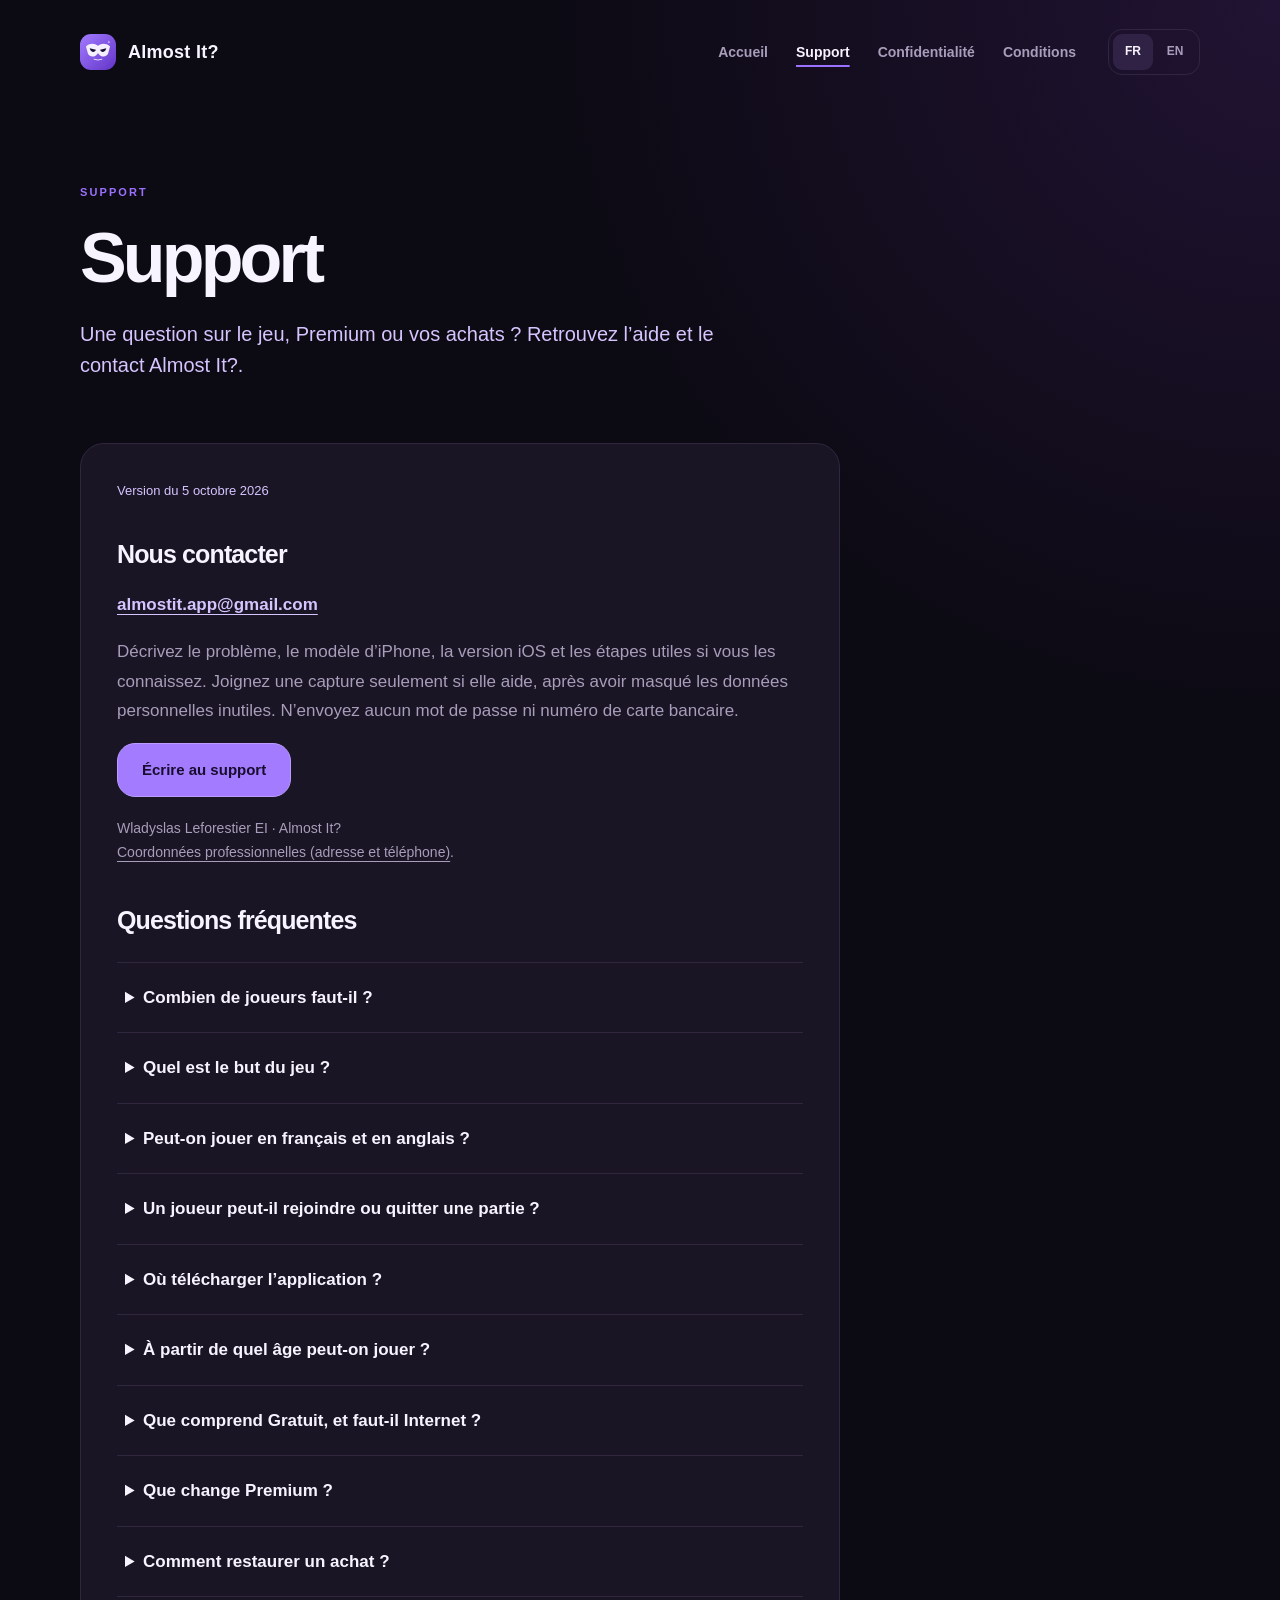
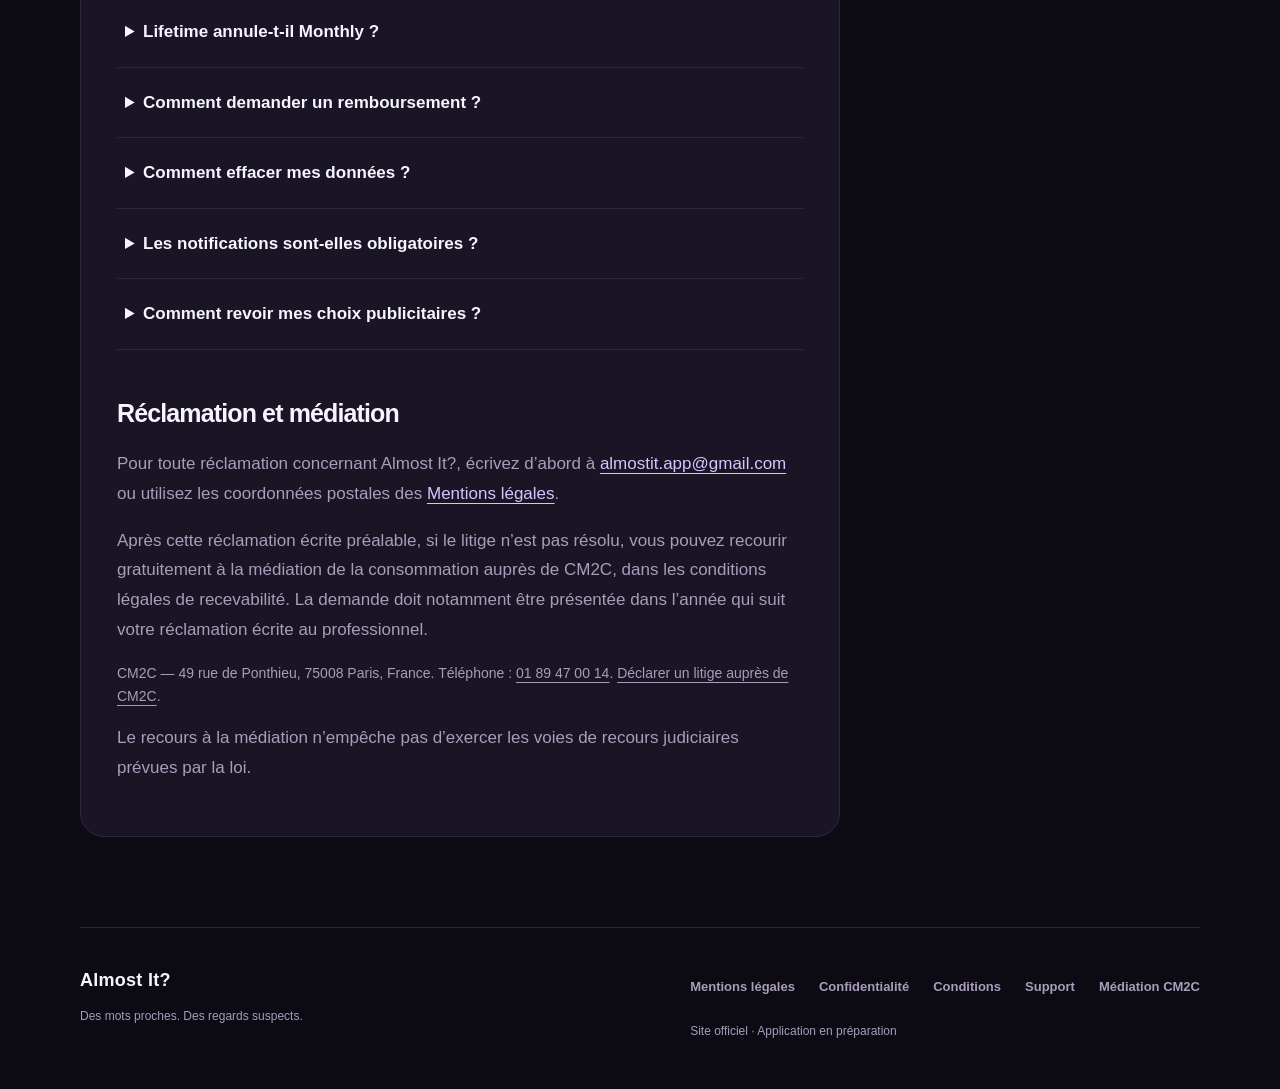
<file: support/index.html>
<!doctype html>
<html lang="fr"><head><meta charset="utf-8"><meta name="viewport" content="width=device-width, initial-scale=1"><meta name="theme-color" content="#0C0A13"><meta name="color-scheme" content="dark"><meta name="referrer" content="strict-origin-when-cross-origin">
<title>Support — Almost It?</title><meta name="description" content="Une question sur le jeu, Premium ou vos achats ? Retrouvez l’aide et le contact Almost It?.">
<link rel="canonical" href="https://almost-it.web.app/support/"><link rel="alternate" hreflang="fr" href="https://almost-it.web.app/support/"><link rel="alternate" hreflang="en" href="https://almost-it.web.app/en/support/">
<meta property="og:type" content="website"><meta property="og:site_name" content="Almost It?"><meta property="og:title" content="Support — Almost It?"><meta property="og:description" content="Une question sur le jeu, Premium ou vos achats ? Retrouvez l’aide et le contact Almost It?."><meta property="og:url" content="https://almost-it.web.app/support/"><meta property="og:locale" content="fr_FR"><meta property="og:image" content="https://almost-it.web.app/assets/icon.png"><meta property="og:image:alt" content="Almost It?">
<link rel="icon" type="image/svg+xml" href="/assets/icon.svg"><link rel="apple-touch-icon" href="/assets/icon.png"><link rel="stylesheet" href="/assets/site.css?v=20261005-v153"><script src="/assets/config.js?v=20261005" defer></script><script src="/assets/site.js" defer></script></head>
<body><a class="skip" href="#main">Aller au contenu</a>
<header class="site-header"><a class="brand" href="/" aria-label="Almost It? — Accueil"><img src="/assets/icon.svg" width="36" height="36" alt=""><span>Almost It?</span></a><nav class="navigation" aria-label="Navigation principale"><a href="/">Accueil</a><a href="/support/" aria-current="page">Support</a><a href="/privacy/">Confidentialité</a><a href="/terms/">Conditions</a></nav><nav class="language" aria-label="Langue du site"><a href="/support/" lang="fr" hreflang="fr" data-language="fr" aria-current="true" aria-label="Français">FR</a><a href="/en/support/" lang="en" hreflang="en" data-language="en" aria-label="English">EN</a></nav></header>
<main id="main"><section class="page-heading"><p class="eyebrow">Support</p><h1>Support</h1><p>Une question sur le jeu, Premium ou vos achats ? Retrouvez l’aide et le contact Almost It?.</p></section>
<article class="reading panel legal"><p class="document-date">Version du 5 octobre 2026</p>
<section id="contact"><h2>Nous contacter</h2>
<p class="primary-contact"><a href="mailto:almostit.app@gmail.com">almostit.app@gmail.com</a></p>
<p>Décrivez le problème, le modèle d’iPhone, la version iOS et les étapes utiles si vous les connaissez. Joignez une capture seulement si elle aide, après avoir masqué les données personnelles inutiles. N’envoyez aucun mot de passe ni numéro de carte bancaire.</p>

<a class="button" href="mailto:almostit.app@gmail.com">Écrire au support</a>
<p class="legal-meta secondary-contact">Wladyslas Leforestier EI · Almost It?<br><a href="/legal/#publisher">Coordonnées professionnelles (adresse et téléphone)</a>.</p></section>
<section id="faq"><h2>Questions fréquentes</h2>
<div class="faq"><details><summary>Combien de joueurs faut-il ?</summary><p>Réunissez de 3 à 20 joueurs autour d’un seul téléphone.</p></details><details><summary>Quel est le but du jeu ?</summary><p>Les Complices ont le même mot, les Intrus un mot proche. Donnez des indices et votez pour démasquer les Intrus. Silence, quand il apparaît, doit improviser sans mot.</p></details><details><summary>Peut-on jouer en français et en anglais ?</summary><p>Oui. L’application propose le français et l’anglais. Choisissez la langue dans les Paramètres.</p></details><details><summary>Un joueur peut-il rejoindre ou quitter une partie ?</summary><p>Oui, depuis le Casting de la partie active. Les changements s’appliquent à la prochaine manche. Les points déjà gagnés restent dans le classement.</p></details><details><summary>Où télécharger l’application ?</summary><p>L’application n’est pas encore publiée. Le lien officiel sera ajouté sur ce site lors de sa disponibilité sur l’App Store.</p></details><details><summary>À partir de quel âge peut-on jouer ?</summary><p>Almost It? s’adresse aux personnes de 16 ans et plus.</p></details><details><summary>Que comprend Gratuit, et faut-il Internet ?</summary><p>Gratuit donne accès à 6 catégories, 50 associations par catégorie et par langue, soit 300 par langue. Il comprend des publicités et nécessite Internet. En cas de déconnexion, la poursuite du jeu est suspendue sans effacer votre partie.</p></details><details><summary>Que change Premium ?</summary><p>Monthly et Lifetime donnent les mêmes avantages : 200 associations par catégorie et par langue, soit 1 200 par langue, sans publicité et avec jeu hors ligne. Monthly est un abonnement ; Lifetime est un achat unique. Il n’y a pas de promesse de nouveaux contenus mensuels.</p></details><details><summary>Comment restaurer un achat ?</summary><p>Ouvrez Premium et touchez « Restaurer les achats », avec Internet et le compte Apple ayant servi à l’achat. Ne rachetez pas une offre pour tenter une restauration. Si le problème persiste, écrivez au support sans communiquer de mot de passe.</p></details><details><summary>Lifetime annule-t-il Monthly ?</summary><p>Non. Lifetime a priorité pour les droits dans l’app, mais ne résilie pas l’abonnement Monthly. Gérez séparément le renouvellement dans vos abonnements Apple. <a href="https://support.apple.com/fr-fr/118428">Instructions Apple pour résilier</a>.</p></details><details><summary>Comment demander un remboursement ?</summary><p>Pour une transaction facturée par Apple, consultez le <a href="https://support.apple.com/fr-fr/118223">parcours de remboursement Apple</a>. Les garanties légales et vos autres droits restent préservés. Consultez les <a href="/terms/">Conditions</a> ou contactez-nous pour un défaut de l’application.</p></details><details><summary>Comment effacer mes données ?</summary><p>Utilisez l’effacement local dans les Paramètres de l’application. Cela concerne vos données de jeu locales ; cela ne résilie pas Monthly et ne supprime pas vos achats Apple.</p></details><details><summary>Les notifications sont-elles obligatoires ?</summary><p>Non. Les rappels sont facultatifs et programmés localement sur l’iPhone. Vous pouvez les désactiver dans l’application ou les réglages iOS.</p></details><details><summary>Comment revoir mes choix publicitaires ?</summary><p>Ouvrez les options de confidentialité dans l’application lorsqu’elles sont disponibles. Refuser la personnalisation ne donne pas accès à Premium. <a href="/privacy/">En savoir plus sur les données et vos choix</a>.</p></details></div></section>
<section id="mediation"><h2>Réclamation et médiation</h2>
<p>Pour toute réclamation concernant Almost It?, écrivez d’abord à <a href="mailto:almostit.app@gmail.com">almostit.app@gmail.com</a> ou utilisez les coordonnées postales des <a href="/legal/#publisher">Mentions légales</a>.</p>
<p>Après cette réclamation écrite préalable, si le litige n’est pas résolu, vous pouvez recourir gratuitement à la médiation de la consommation auprès de CM2C, dans les conditions légales de recevabilité. La demande doit notamment être présentée dans l’année qui suit votre réclamation écrite au professionnel.</p>
<p class="legal-meta">CM2C — 49 rue de Ponthieu, 75008 Paris, France. Téléphone : <a href="tel:+33189470014">01 89 47 00 14</a>. <a href="https://www.cm2c.net/declarer-un-litige.php">Déclarer un litige auprès de CM2C</a>.</p>
<p>Le recours à la médiation n’empêche pas d’exercer les voies de recours judiciaires prévues par la loi.</p>
</section>
</article></main>
<footer class="site-footer"><div><a class="brand" href="/">Almost It?</a><p>Des mots proches. Des regards suspects.</p></div><div><nav aria-label="Liens utiles"><a href="/legal/">Mentions légales</a><a href="/privacy/">Confidentialité</a><a href="/terms/">Conditions</a><a href="/support/">Support</a><a href="/terms/#mediation">Médiation CM2C</a></nav><p>Site officiel · Application en préparation</p></div></footer></body></html>
</file>
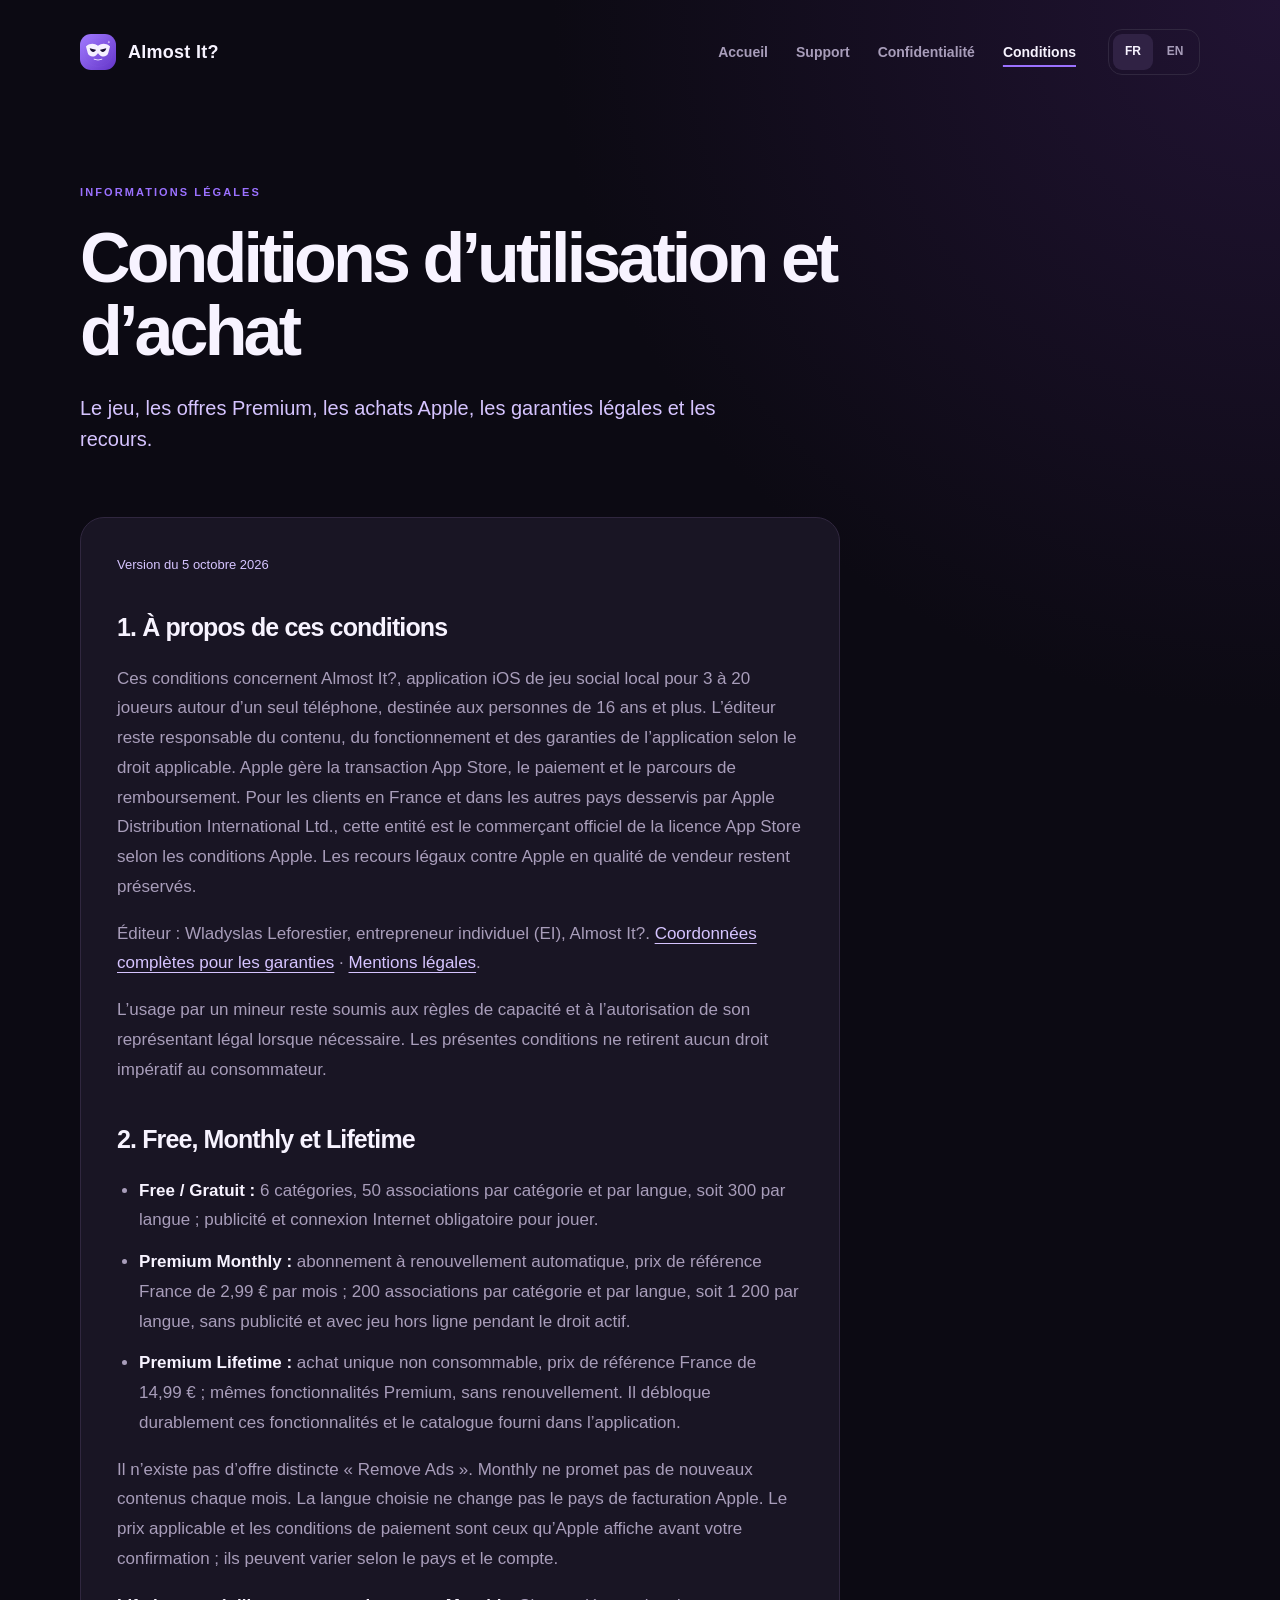
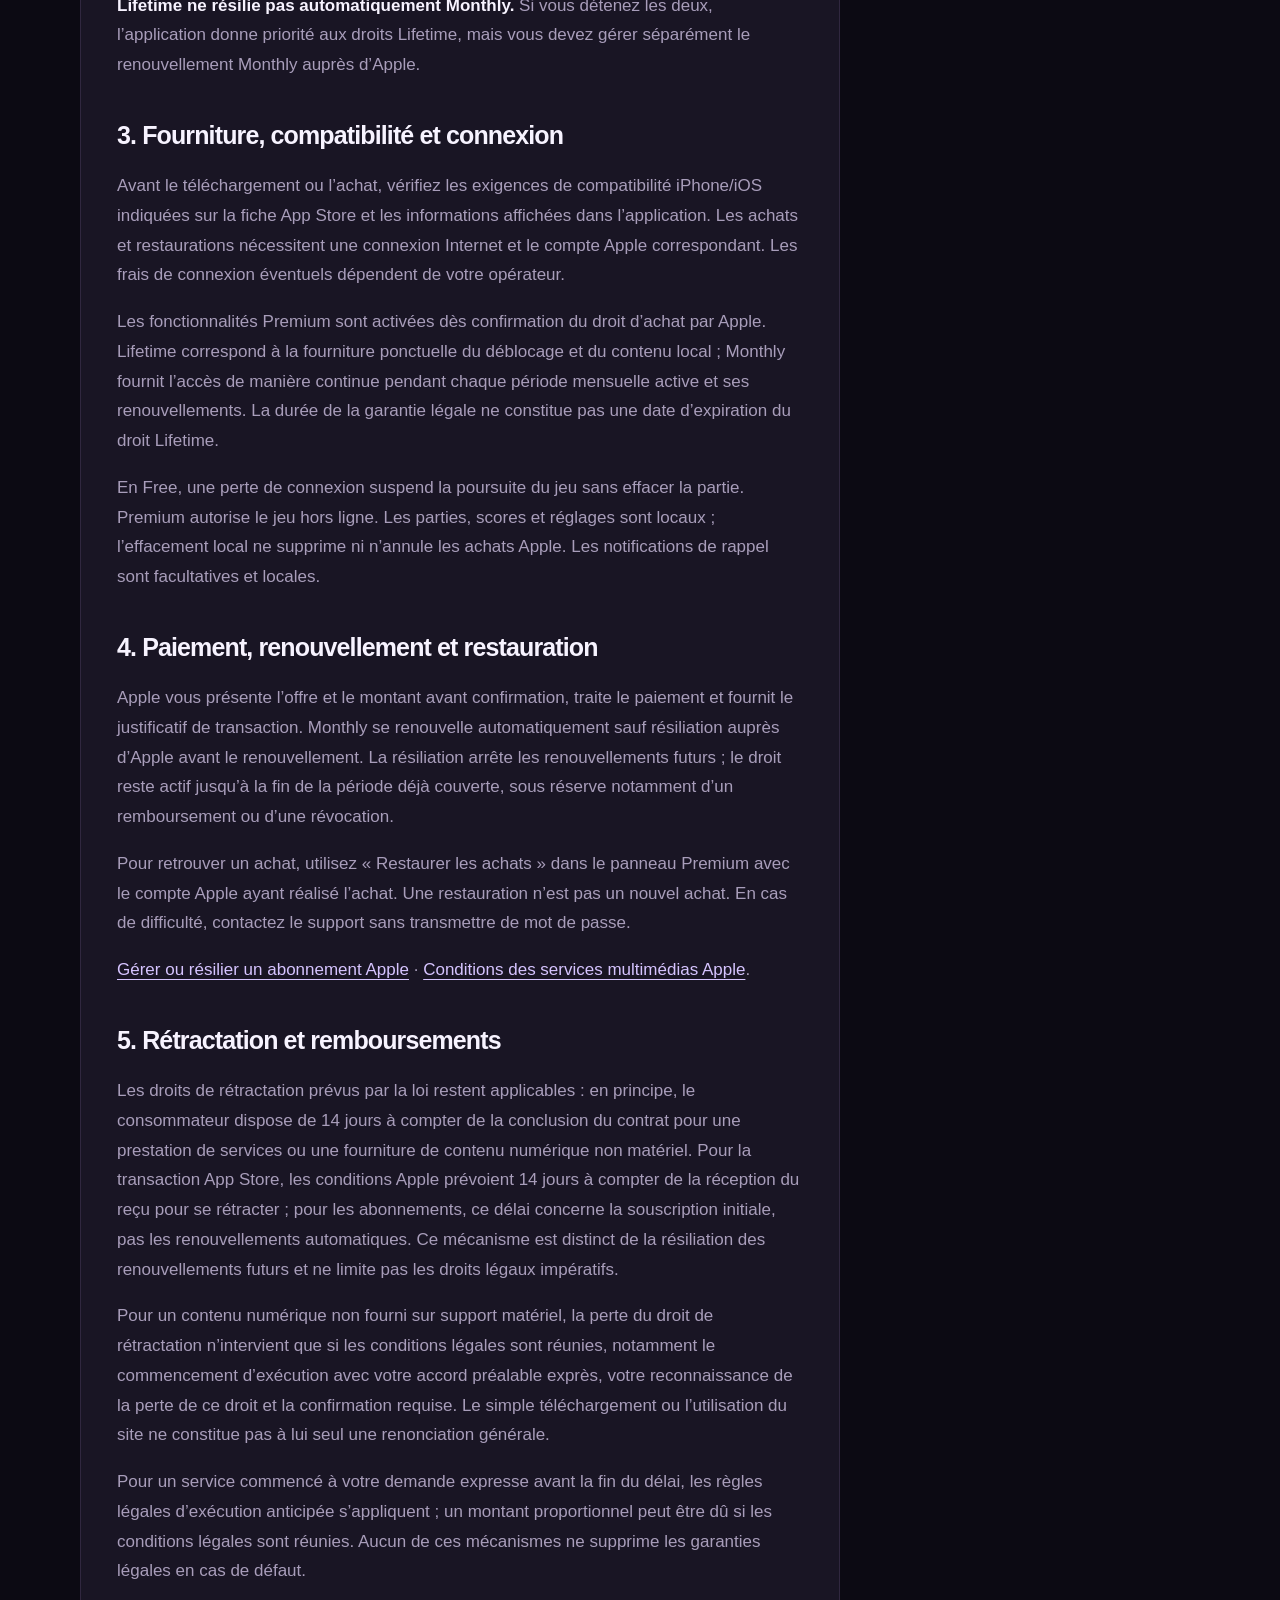
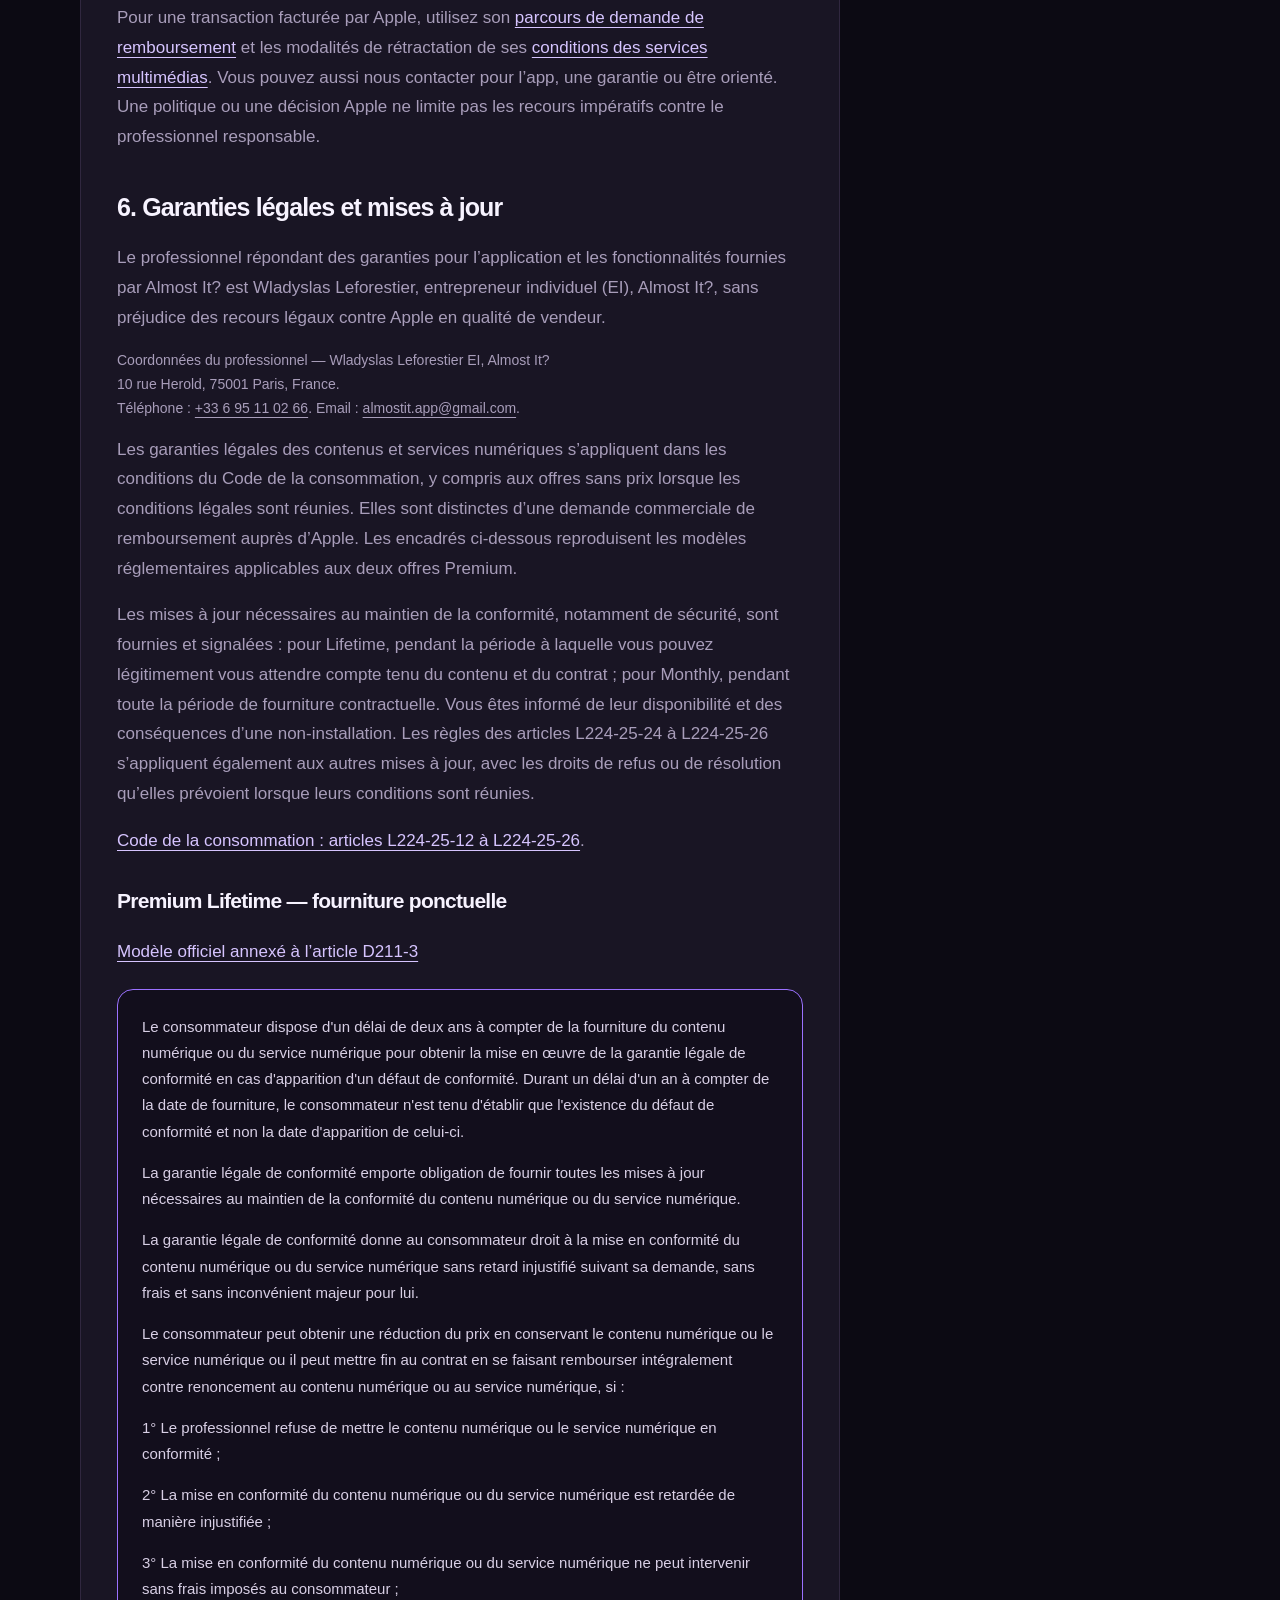
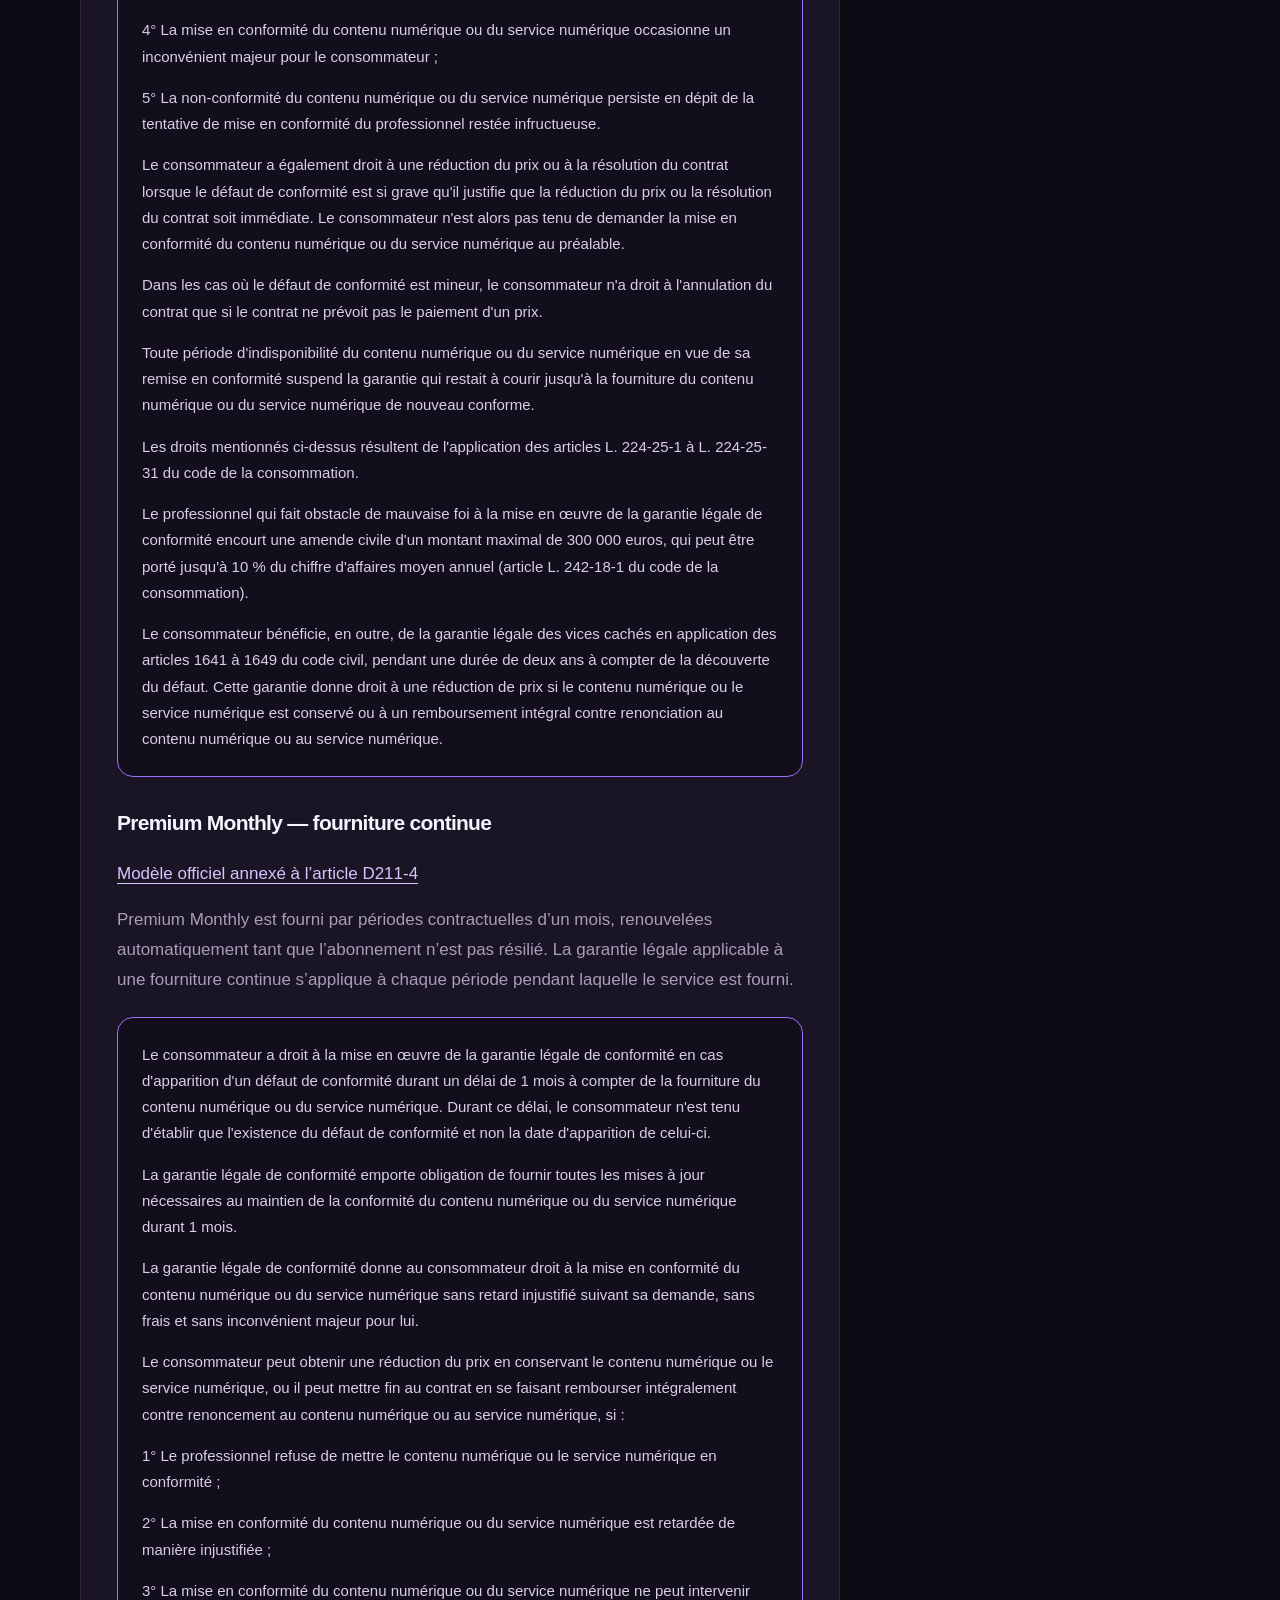
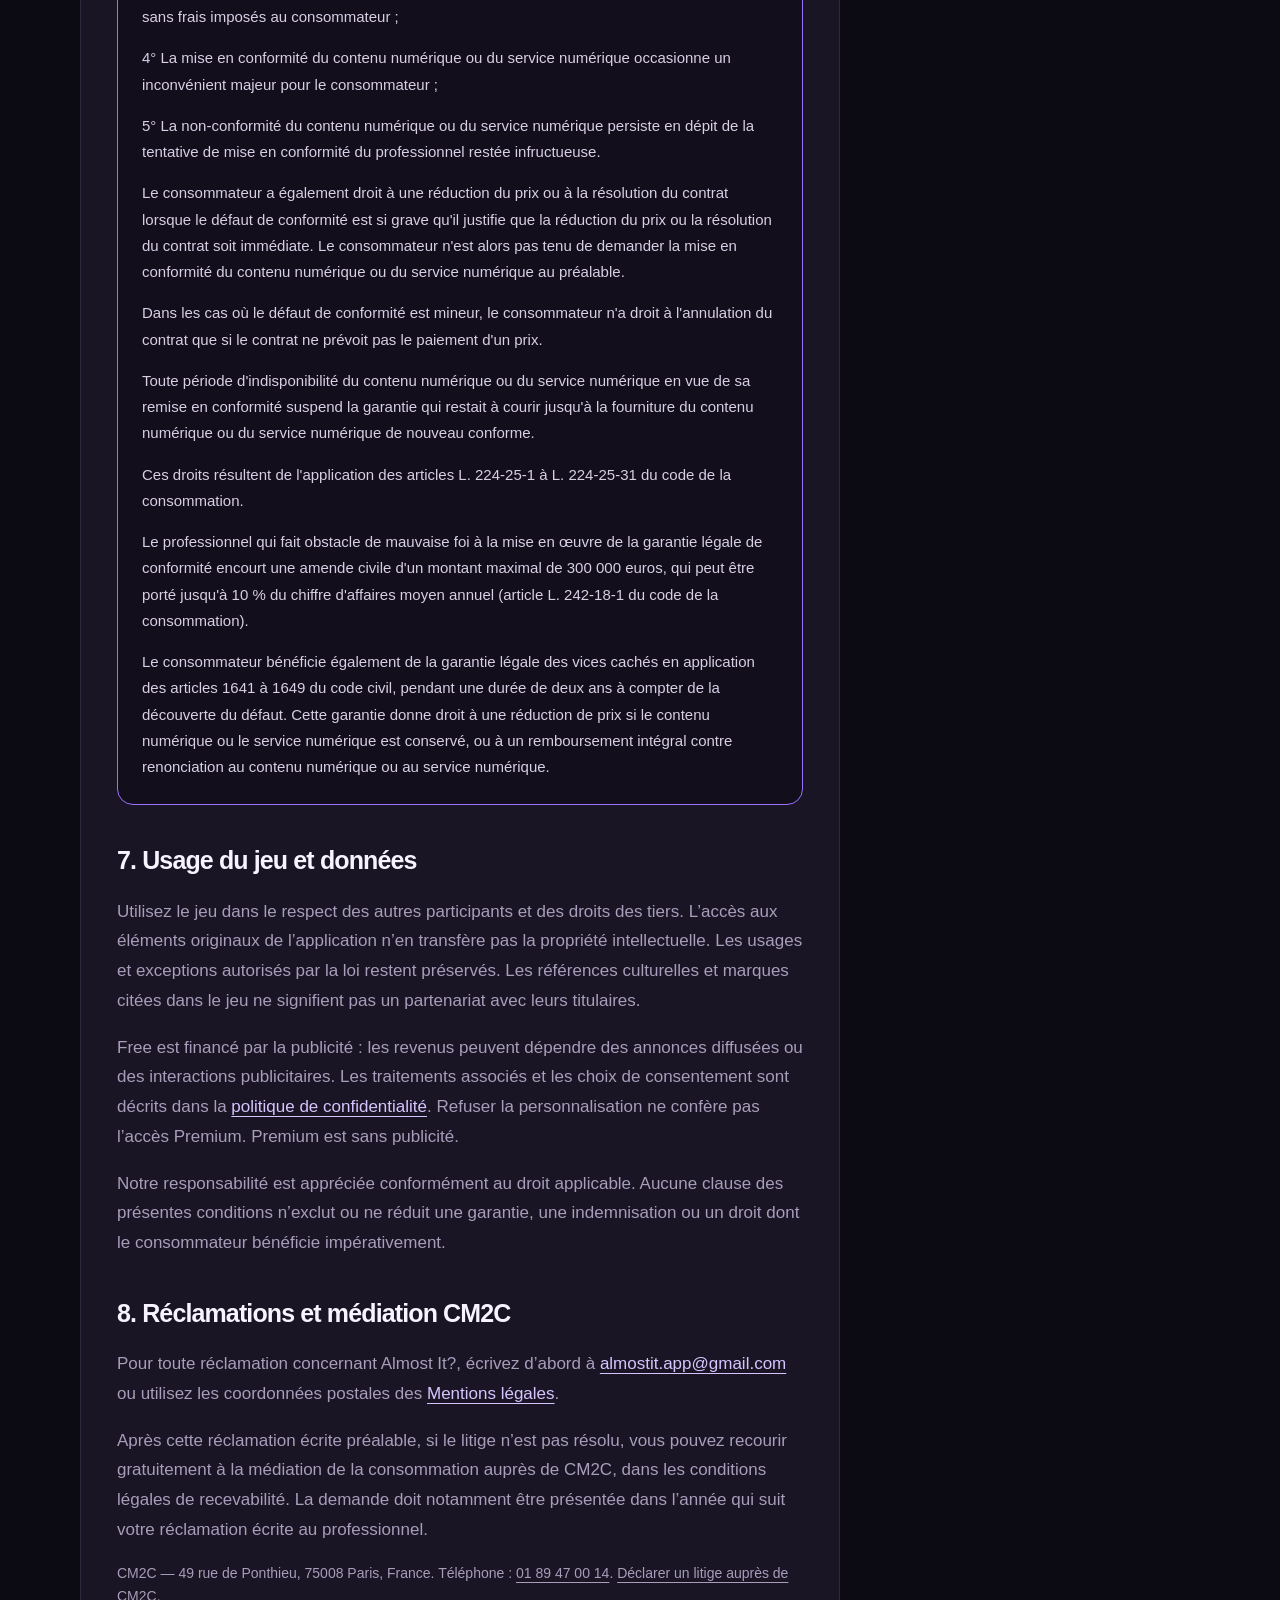
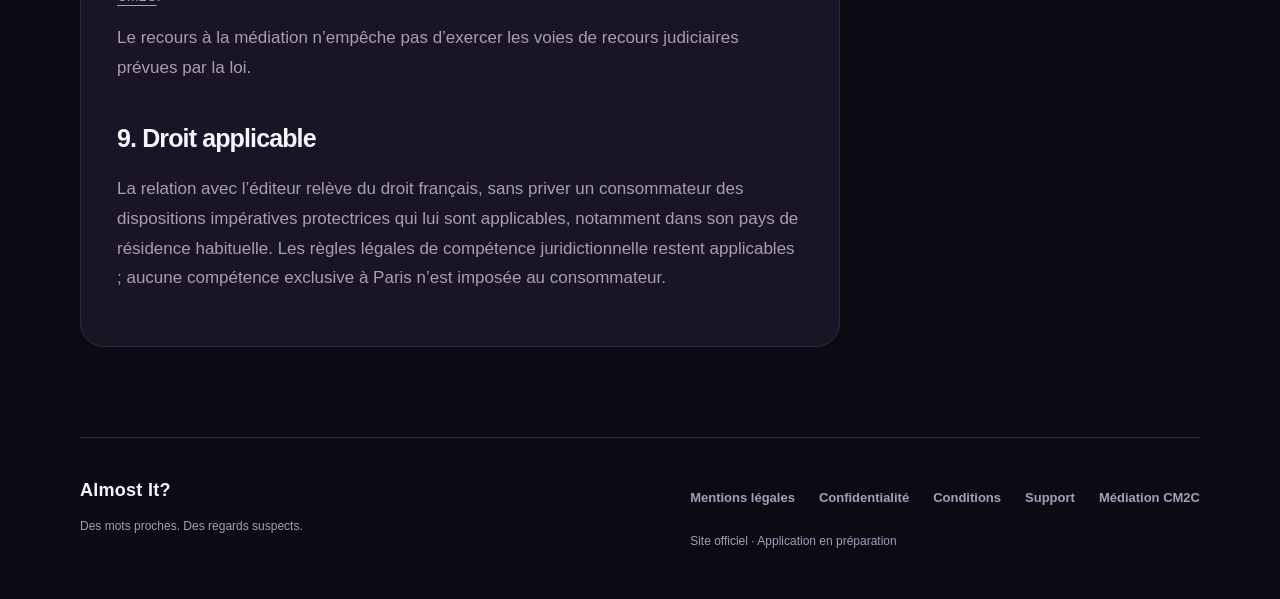
<file: terms/index.html>
<!doctype html>
<html lang="fr"><head><meta charset="utf-8"><meta name="viewport" content="width=device-width, initial-scale=1"><meta name="theme-color" content="#0C0A13"><meta name="color-scheme" content="dark"><meta name="referrer" content="strict-origin-when-cross-origin">
<title>Conditions d’utilisation et d’achat — Almost It?</title><meta name="description" content="Le jeu, les offres Premium, les achats Apple, les garanties légales et les recours.">
<link rel="canonical" href="https://almost-it.web.app/terms/"><link rel="alternate" hreflang="fr" href="https://almost-it.web.app/terms/"><link rel="alternate" hreflang="en" href="https://almost-it.web.app/en/terms/">
<meta property="og:type" content="website"><meta property="og:site_name" content="Almost It?"><meta property="og:title" content="Conditions d’utilisation et d’achat — Almost It?"><meta property="og:description" content="Le jeu, les offres Premium, les achats Apple, les garanties légales et les recours."><meta property="og:url" content="https://almost-it.web.app/terms/"><meta property="og:locale" content="fr_FR"><meta property="og:image" content="https://almost-it.web.app/assets/icon.png"><meta property="og:image:alt" content="Almost It?">
<link rel="icon" type="image/svg+xml" href="/assets/icon.svg"><link rel="apple-touch-icon" href="/assets/icon.png"><link rel="stylesheet" href="/assets/site.css?v=20261005-v153"><script src="/assets/config.js?v=20261005" defer></script><script src="/assets/site.js" defer></script></head>
<body><a class="skip" href="#main">Aller au contenu</a>
<header class="site-header"><a class="brand" href="/" aria-label="Almost It? — Accueil"><img src="/assets/icon.svg" width="36" height="36" alt=""><span>Almost It?</span></a><nav class="navigation" aria-label="Navigation principale"><a href="/">Accueil</a><a href="/support/">Support</a><a href="/privacy/">Confidentialité</a><a href="/terms/" aria-current="page">Conditions</a></nav><nav class="language" aria-label="Langue du site"><a href="/terms/" lang="fr" hreflang="fr" data-language="fr" aria-current="true" aria-label="Français">FR</a><a href="/en/terms/" lang="en" hreflang="en" data-language="en" aria-label="English">EN</a></nav></header>
<main id="main"><section class="page-heading"><p class="eyebrow">Informations légales</p><h1>Conditions d’utilisation et d’achat</h1><p>Le jeu, les offres Premium, les achats Apple, les garanties légales et les recours.</p></section>
<article class="reading panel legal"><p class="document-date">Version du 5 octobre 2026</p>
<section id="publisher"><h2>1. À propos de ces conditions</h2>
<p>Ces conditions concernent Almost It?, application iOS de jeu social local pour 3 à 20 joueurs autour d’un seul téléphone, destinée aux personnes de 16 ans et plus. L’éditeur reste responsable du contenu, du fonctionnement et des garanties de l’application selon le droit applicable. Apple gère la transaction App Store, le paiement et le parcours de remboursement. Pour les clients en France et dans les autres pays desservis par Apple Distribution International Ltd., cette entité est le commerçant officiel de la licence App Store selon les conditions Apple. Les recours légaux contre Apple en qualité de vendeur restent préservés.</p>
<p>Éditeur : Wladyslas Leforestier, entrepreneur individuel (EI), Almost It?. <a href="#guarantee-contact">Coordonnées complètes pour les garanties</a> · <a href="/legal/">Mentions légales</a>.</p>
<p>L’usage par un mineur reste soumis aux règles de capacité et à l’autorisation de son représentant légal lorsque nécessaire. Les présentes conditions ne retirent aucun droit impératif au consommateur.</p>
</section>
<section id="offers"><h2>2. Free, Monthly et Lifetime</h2>
<ul><li><strong>Free / Gratuit :</strong> 6 catégories, 50 associations par catégorie et par langue, soit 300 par langue ; publicité et connexion Internet obligatoire pour jouer.</li><li><strong>Premium Monthly :</strong> abonnement à renouvellement automatique, prix de référence France de 2,99 € par mois ; 200 associations par catégorie et par langue, soit 1 200 par langue, sans publicité et avec jeu hors ligne pendant le droit actif.</li><li><strong>Premium Lifetime :</strong> achat unique non consommable, prix de référence France de 14,99 € ; mêmes fonctionnalités Premium, sans renouvellement. Il débloque durablement ces fonctionnalités et le catalogue fourni dans l’application.</li></ul>
<p>Il n’existe pas d’offre distincte « Remove Ads ». Monthly ne promet pas de nouveaux contenus chaque mois. La langue choisie ne change pas le pays de facturation Apple. Le prix applicable et les conditions de paiement sont ceux qu’Apple affiche avant votre confirmation ; ils peuvent varier selon le pays et le compte.</p>
<p><strong>Lifetime ne résilie pas automatiquement Monthly.</strong> Si vous détenez les deux, l’application donne priorité aux droits Lifetime, mais vous devez gérer séparément le renouvellement Monthly auprès d’Apple.</p>
</section>
<section id="supply"><h2>3. Fourniture, compatibilité et connexion</h2>
<p>Avant le téléchargement ou l’achat, vérifiez les exigences de compatibilité iPhone/iOS indiquées sur la fiche App Store et les informations affichées dans l’application. Les achats et restaurations nécessitent une connexion Internet et le compte Apple correspondant. Les frais de connexion éventuels dépendent de votre opérateur.</p>
<p>Les fonctionnalités Premium sont activées dès confirmation du droit d’achat par Apple. Lifetime correspond à la fourniture ponctuelle du déblocage et du contenu local ; Monthly fournit l’accès de manière continue pendant chaque période mensuelle active et ses renouvellements. La durée de la garantie légale ne constitue pas une date d’expiration du droit Lifetime.</p>
<p>En Free, une perte de connexion suspend la poursuite du jeu sans effacer la partie. Premium autorise le jeu hors ligne. Les parties, scores et réglages sont locaux ; l’effacement local ne supprime ni n’annule les achats Apple. Les notifications de rappel sont facultatives et locales.</p>
</section>
<section id="purchases"><h2>4. Paiement, renouvellement et restauration</h2>
<p>Apple vous présente l’offre et le montant avant confirmation, traite le paiement et fournit le justificatif de transaction. Monthly se renouvelle automatiquement sauf résiliation auprès d’Apple avant le renouvellement. La résiliation arrête les renouvellements futurs ; le droit reste actif jusqu’à la fin de la période déjà couverte, sous réserve notamment d’un remboursement ou d’une révocation.</p>
<p>Pour retrouver un achat, utilisez « Restaurer les achats » dans le panneau Premium avec le compte Apple ayant réalisé l’achat. Une restauration n’est pas un nouvel achat. En cas de difficulté, contactez le support sans transmettre de mot de passe.</p>
<p><a href="https://support.apple.com/fr-fr/118428">Gérer ou résilier un abonnement Apple</a> · <a href="https://www.apple.com/legal/internet-services/itunes/fr/terms.html">Conditions des services multimédias Apple</a>.</p>
</section>
<section id="withdrawal"><h2>5. Rétractation et remboursements</h2>
<p>Les droits de rétractation prévus par la loi restent applicables : en principe, le consommateur dispose de 14 jours à compter de la conclusion du contrat pour une prestation de services ou une fourniture de contenu numérique non matériel. Pour la transaction App Store, les conditions Apple prévoient 14 jours à compter de la réception du reçu pour se rétracter ; pour les abonnements, ce délai concerne la souscription initiale, pas les renouvellements automatiques. Ce mécanisme est distinct de la résiliation des renouvellements futurs et ne limite pas les droits légaux impératifs.</p>
<p>Pour un contenu numérique non fourni sur support matériel, la perte du droit de rétractation n’intervient que si les conditions légales sont réunies, notamment le commencement d’exécution avec votre accord préalable exprès, votre reconnaissance de la perte de ce droit et la confirmation requise. Le simple téléchargement ou l’utilisation du site ne constitue pas à lui seul une renonciation générale.</p>
<p>Pour un service commencé à votre demande expresse avant la fin du délai, les règles légales d’exécution anticipée s’appliquent ; un montant proportionnel peut être dû si les conditions légales sont réunies. Aucun de ces mécanismes ne supprime les garanties légales en cas de défaut.</p>
<p>Pour une transaction facturée par Apple, utilisez son <a href="https://support.apple.com/fr-fr/118223">parcours de demande de remboursement</a> et les modalités de rétractation de ses <a href="https://www.apple.com/legal/internet-services/itunes/fr/terms.html">conditions des services multimédias</a>. Vous pouvez aussi nous contacter pour l’app, une garantie ou être orienté. Une politique ou une décision Apple ne limite pas les recours impératifs contre le professionnel responsable.</p>
</section>
<section id="guarantees"><h2>6. Garanties légales et mises à jour</h2>
<p>Le professionnel répondant des garanties pour l’application et les fonctionnalités fournies par Almost It? est Wladyslas Leforestier, entrepreneur individuel (EI), Almost It?, sans préjudice des recours légaux contre Apple en qualité de vendeur.</p>
<p id="guarantee-contact" class="legal-meta">Coordonnées du professionnel — Wladyslas Leforestier EI, Almost It?<br>10 rue Herold, 75001 Paris, France.<br>Téléphone : <a href="tel:+33695110266">+33 6 95 11 02 66</a>. Email : <a href="mailto:almostit.app@gmail.com">almostit.app@gmail.com</a>.</p>
<p>Les garanties légales des contenus et services numériques s’appliquent dans les conditions du Code de la consommation, y compris aux offres sans prix lorsque les conditions légales sont réunies. Elles sont distinctes d’une demande commerciale de remboursement auprès d’Apple. Les encadrés ci-dessous reproduisent les modèles réglementaires applicables aux deux offres Premium.</p>
<p>Les mises à jour nécessaires au maintien de la conformité, notamment de sécurité, sont fournies et signalées : pour Lifetime, pendant la période à laquelle vous pouvez légitimement vous attendre compte tenu du contenu et du contrat ; pour Monthly, pendant toute la période de fourniture contractuelle. Vous êtes informé de leur disponibilité et des conséquences d’une non-installation. Les règles des articles L224-25-24 à L224-25-26 s’appliquent également aux autres mises à jour, avec les droits de refus ou de résolution qu’elles prévoient lorsque leurs conditions sont réunies.</p>
<p><a href="https://www.legifrance.gouv.fr/codes/section_lc/LEGITEXT000006069565/LEGISCTA000044132865/">Code de la consommation : articles L224-25-12 à L224-25-26</a>.</p>
<h3 id="lifetime-guarantee">Premium Lifetime — fourniture ponctuelle</h3><p><a href="https://www.legifrance.gouv.fr/codes/article_lc/LEGIARTI000045981318">Modèle officiel annexé à l’article D211-3</a></p>
<div class="statutory-notice" lang="fr" data-model="d211-3">
<p>Le consommateur dispose d&#x27;un délai de deux ans à compter de la fourniture du contenu numérique ou du service numérique pour obtenir la mise en œuvre de la garantie légale de conformité en cas d&#x27;apparition d&#x27;un défaut de conformité. Durant un délai d&#x27;un an à compter de la date de fourniture, le consommateur n&#x27;est tenu d&#x27;établir que l&#x27;existence du défaut de conformité et non la date d&#x27;apparition de celui-ci.</p>
<p>La garantie légale de conformité emporte obligation de fournir toutes les mises à jour nécessaires au maintien de la conformité du contenu numérique ou du service numérique.</p>
<p>La garantie légale de conformité donne au consommateur droit à la mise en conformité du contenu numérique ou du service numérique sans retard injustifié suivant sa demande, sans frais et sans inconvénient majeur pour lui.</p>
<p>Le consommateur peut obtenir une réduction du prix en conservant le contenu numérique ou le service numérique ou il peut mettre fin au contrat en se faisant rembourser intégralement contre renoncement au contenu numérique ou au service numérique, si :</p>
<p>1° Le professionnel refuse de mettre le contenu numérique ou le service numérique en conformité ;</p>
<p>2° La mise en conformité du contenu numérique ou du service numérique est retardée de manière injustifiée ;</p>
<p>3° La mise en conformité du contenu numérique ou du service numérique ne peut intervenir sans frais imposés au consommateur ;</p>
<p>4° La mise en conformité du contenu numérique ou du service numérique occasionne un inconvénient majeur pour le consommateur ;</p>
<p>5° La non-conformité du contenu numérique ou du service numérique persiste en dépit de la tentative de mise en conformité du professionnel restée infructueuse.</p>
<p>Le consommateur a également droit à une réduction du prix ou à la résolution du contrat lorsque le défaut de conformité est si grave qu&#x27;il justifie que la réduction du prix ou la résolution du contrat soit immédiate. Le consommateur n&#x27;est alors pas tenu de demander la mise en conformité du contenu numérique ou du service numérique au préalable.</p>
<p>Dans les cas où le défaut de conformité est mineur, le consommateur n&#x27;a droit à l&#x27;annulation du contrat que si le contrat ne prévoit pas le paiement d&#x27;un prix.</p>
<p>Toute période d&#x27;indisponibilité du contenu numérique ou du service numérique en vue de sa remise en conformité suspend la garantie qui restait à courir jusqu&#x27;à la fourniture du contenu numérique ou du service numérique de nouveau conforme.</p>
<p>Les droits mentionnés ci-dessus résultent de l&#x27;application des articles L. 224-25-1 à L. 224-25-31 du code de la consommation.</p>
<p>Le professionnel qui fait obstacle de mauvaise foi à la mise en œuvre de la garantie légale de conformité encourt une amende civile d&#x27;un montant maximal de 300 000 euros, qui peut être porté jusqu&#x27;à 10 % du chiffre d&#x27;affaires moyen annuel (article L. 242-18-1 du code de la consommation).</p>
<p>Le consommateur bénéficie, en outre, de la garantie légale des vices cachés en application des articles 1641 à 1649 du code civil, pendant une durée de deux ans à compter de la découverte du défaut. Cette garantie donne droit à une réduction de prix si le contenu numérique ou le service numérique est conservé ou à un remboursement intégral contre renonciation au contenu numérique ou au service numérique.</p>
</div>
<h3 id="monthly-guarantee">Premium Monthly — fourniture continue</h3><p><a href="https://www.legifrance.gouv.fr/codes/article_lc/LEGIARTI000045981322">Modèle officiel annexé à l’article D211-4</a></p>
<p>Premium Monthly est fourni par périodes contractuelles d’un mois, renouvelées automatiquement tant que l’abonnement n’est pas résilié. La garantie légale applicable à une fourniture continue s’applique à chaque période pendant laquelle le service est fourni.</p>
<div class="statutory-notice" lang="fr" data-model="d211-4">
<p>Le consommateur a droit à la mise en œuvre de la garantie légale de conformité en cas d&#x27;apparition d&#x27;un défaut de conformité durant un délai de 1 mois à compter de la fourniture du contenu numérique ou du service numérique. Durant ce délai, le consommateur n&#x27;est tenu d&#x27;établir que l&#x27;existence du défaut de conformité et non la date d&#x27;apparition de celui-ci.</p>
<p>La garantie légale de conformité emporte obligation de fournir toutes les mises à jour nécessaires au maintien de la conformité du contenu numérique ou du service numérique durant 1 mois.</p>
<p>La garantie légale de conformité donne au consommateur droit à la mise en conformité du contenu numérique ou du service numérique sans retard injustifié suivant sa demande, sans frais et sans inconvénient majeur pour lui.</p>
<p>Le consommateur peut obtenir une réduction du prix en conservant le contenu numérique ou le service numérique, ou il peut mettre fin au contrat en se faisant rembourser intégralement contre renoncement au contenu numérique ou au service numérique, si :</p>
<p>1° Le professionnel refuse de mettre le contenu numérique ou le service numérique en conformité ;</p>
<p>2° La mise en conformité du contenu numérique ou du service numérique est retardée de manière injustifiée ;</p>
<p>3° La mise en conformité du contenu numérique ou du service numérique ne peut intervenir sans frais imposés au consommateur ;</p>
<p>4° La mise en conformité du contenu numérique ou du service numérique occasionne un inconvénient majeur pour le consommateur ;</p>
<p>5° La non-conformité du contenu numérique ou du service numérique persiste en dépit de la tentative de mise en conformité du professionnel restée infructueuse.</p>
<p>Le consommateur a également droit à une réduction du prix ou à la résolution du contrat lorsque le défaut de conformité est si grave qu&#x27;il justifie que la réduction du prix ou la résolution du contrat soit immédiate. Le consommateur n&#x27;est alors pas tenu de demander la mise en conformité du contenu numérique ou du service numérique au préalable.</p>
<p>Dans les cas où le défaut de conformité est mineur, le consommateur n&#x27;a droit à l&#x27;annulation du contrat que si le contrat ne prévoit pas le paiement d&#x27;un prix.</p>
<p>Toute période d&#x27;indisponibilité du contenu numérique ou du service numérique en vue de sa remise en conformité suspend la garantie qui restait à courir jusqu&#x27;à la fourniture du contenu numérique ou du service numérique de nouveau conforme.</p>
<p>Ces droits résultent de l&#x27;application des articles L. 224-25-1 à L. 224-25-31 du code de la consommation.</p>
<p>Le professionnel qui fait obstacle de mauvaise foi à la mise en œuvre de la garantie légale de conformité encourt une amende civile d&#x27;un montant maximal de 300 000 euros, qui peut être porté jusqu&#x27;à 10 % du chiffre d&#x27;affaires moyen annuel (article L. 242-18-1 du code de la consommation).</p>
<p>Le consommateur bénéficie également de la garantie légale des vices cachés en application des articles 1641 à 1649 du code civil, pendant une durée de deux ans à compter de la découverte du défaut. Cette garantie donne droit à une réduction de prix si le contenu numérique ou le service numérique est conservé, ou à un remboursement intégral contre renonciation au contenu numérique ou au service numérique.</p>
</div>
</section>
<section id="use"><h2>7. Usage du jeu et données</h2>
<p>Utilisez le jeu dans le respect des autres participants et des droits des tiers. L’accès aux éléments originaux de l’application n’en transfère pas la propriété intellectuelle. Les usages et exceptions autorisés par la loi restent préservés. Les références culturelles et marques citées dans le jeu ne signifient pas un partenariat avec leurs titulaires.</p>
<p>Free est financé par la publicité : les revenus peuvent dépendre des annonces diffusées ou des interactions publicitaires. Les traitements associés et les choix de consentement sont décrits dans la <a href="/privacy/">politique de confidentialité</a>. Refuser la personnalisation ne confère pas l’accès Premium. Premium est sans publicité.</p>
<p>Notre responsabilité est appréciée conformément au droit applicable. Aucune clause des présentes conditions n’exclut ou ne réduit une garantie, une indemnisation ou un droit dont le consommateur bénéficie impérativement.</p>
</section>
<section id="mediation"><h2>8. Réclamations et médiation CM2C</h2>
<p>Pour toute réclamation concernant Almost It?, écrivez d’abord à <a href="mailto:almostit.app@gmail.com">almostit.app@gmail.com</a> ou utilisez les coordonnées postales des <a href="/legal/#publisher">Mentions légales</a>.</p>
<p>Après cette réclamation écrite préalable, si le litige n’est pas résolu, vous pouvez recourir gratuitement à la médiation de la consommation auprès de CM2C, dans les conditions légales de recevabilité. La demande doit notamment être présentée dans l’année qui suit votre réclamation écrite au professionnel.</p>
<p class="legal-meta">CM2C — 49 rue de Ponthieu, 75008 Paris, France. Téléphone : <a href="tel:+33189470014">01 89 47 00 14</a>. <a href="https://www.cm2c.net/declarer-un-litige.php">Déclarer un litige auprès de CM2C</a>.</p>
<p>Le recours à la médiation n’empêche pas d’exercer les voies de recours judiciaires prévues par la loi.</p>
</section>
<section id="law"><h2>9. Droit applicable</h2>
<p>La relation avec l’éditeur relève du droit français, sans priver un consommateur des dispositions impératives protectrices qui lui sont applicables, notamment dans son pays de résidence habituelle. Les règles légales de compétence juridictionnelle restent applicables ; aucune compétence exclusive à Paris n’est imposée au consommateur.</p>
</section>
</article></main>
<footer class="site-footer"><div><a class="brand" href="/">Almost It?</a><p>Des mots proches. Des regards suspects.</p></div><div><nav aria-label="Liens utiles"><a href="/legal/">Mentions légales</a><a href="/privacy/">Confidentialité</a><a href="/terms/">Conditions</a><a href="/support/">Support</a><a href="/terms/#mediation">Médiation CM2C</a></nav><p>Site officiel · Application en préparation</p></div></footer></body></html>
</file>
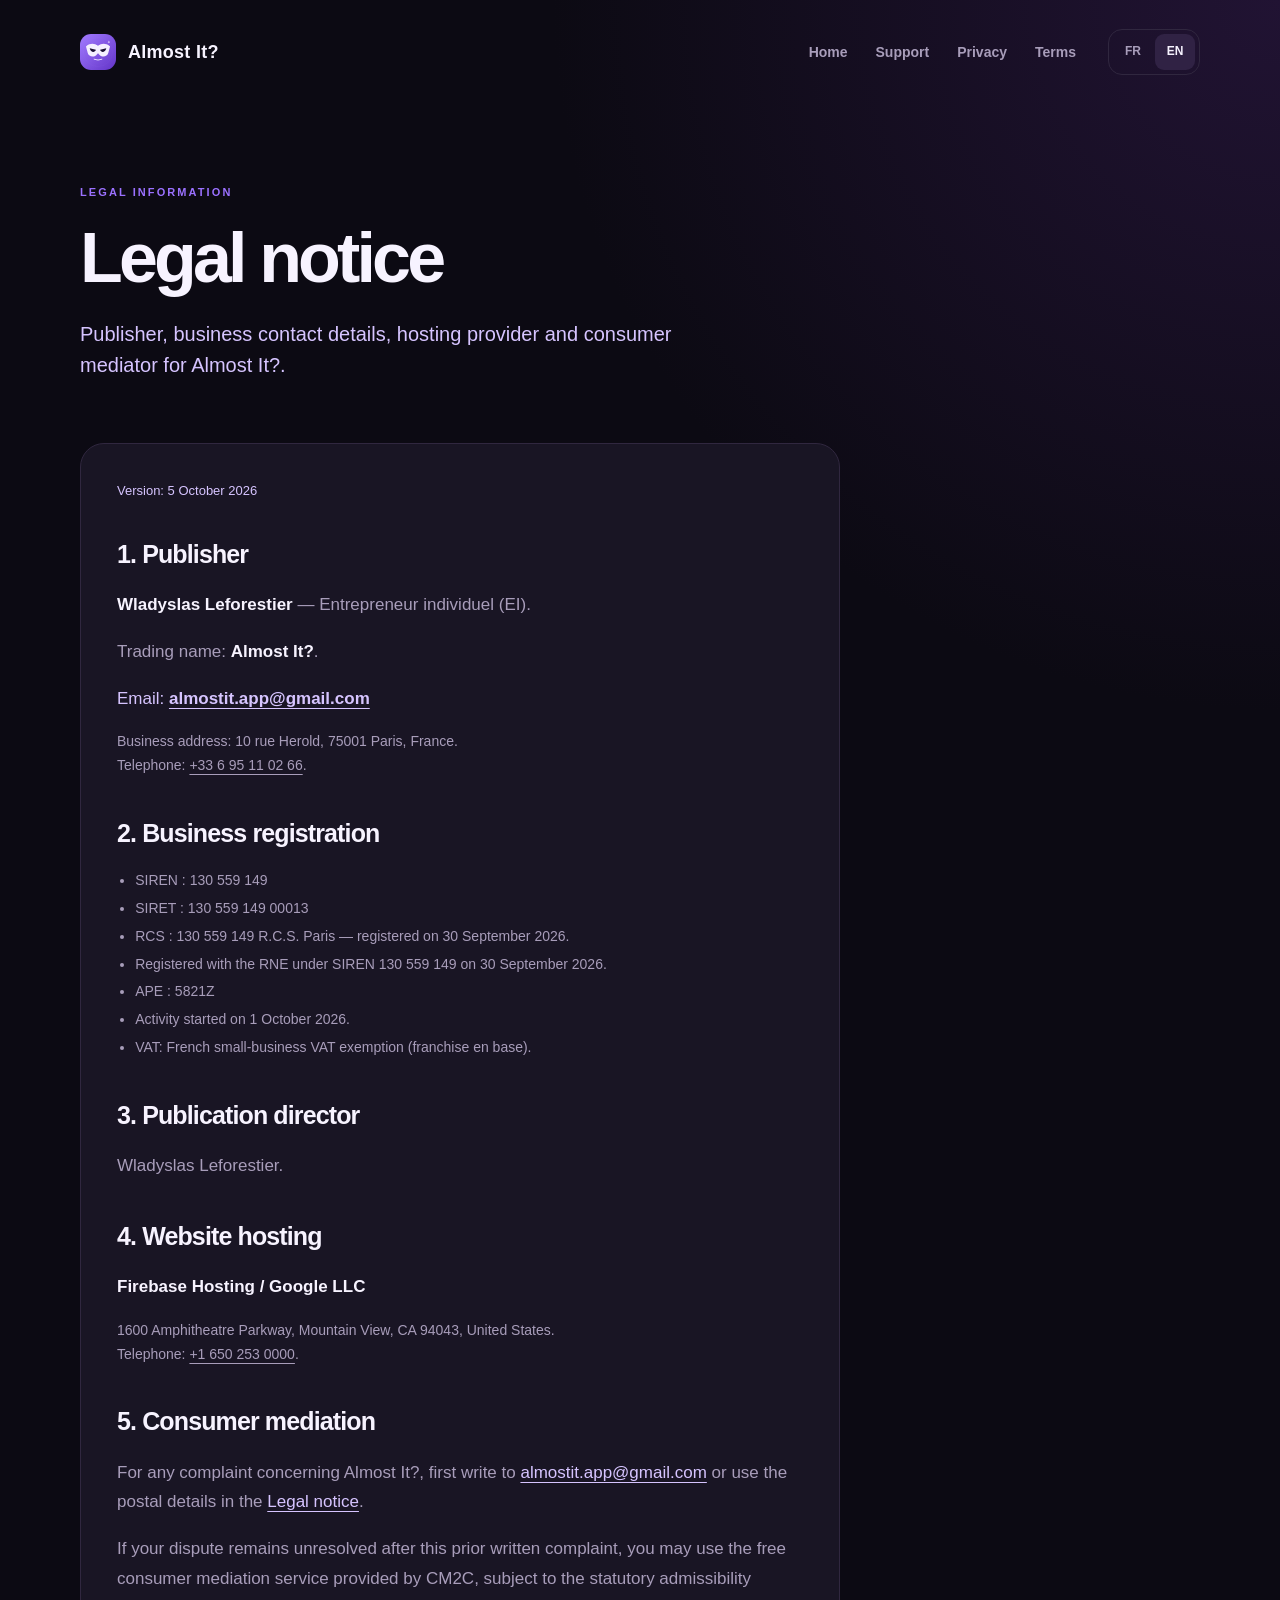
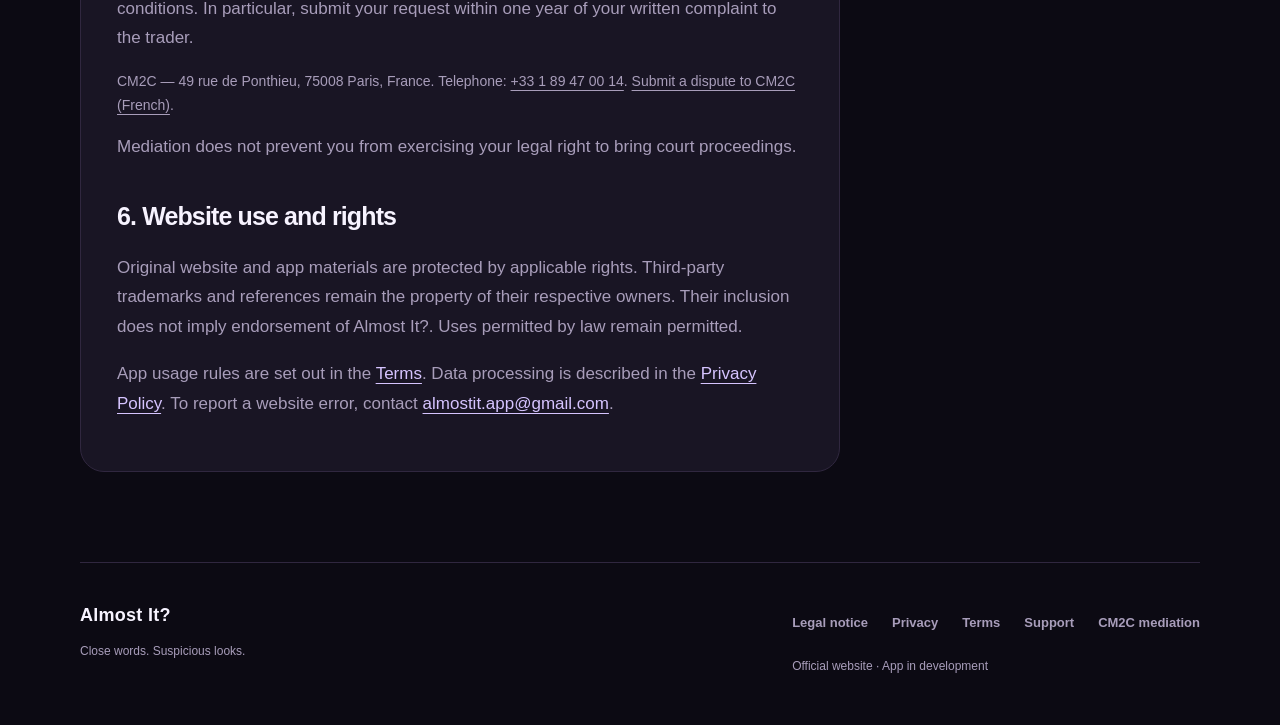
<file: en/legal/index.html>
<!doctype html>
<html lang="en"><head><meta charset="utf-8"><meta name="viewport" content="width=device-width, initial-scale=1"><meta name="theme-color" content="#0C0A13"><meta name="color-scheme" content="dark"><meta name="referrer" content="strict-origin-when-cross-origin">
<title>Legal notice — Almost It?</title><meta name="description" content="Publisher, business contact details, hosting provider and consumer mediator for Almost It?.">
<link rel="canonical" href="https://almost-it.web.app/en/legal/"><link rel="alternate" hreflang="fr" href="https://almost-it.web.app/legal/"><link rel="alternate" hreflang="en" href="https://almost-it.web.app/en/legal/">
<meta property="og:type" content="website"><meta property="og:site_name" content="Almost It?"><meta property="og:title" content="Legal notice — Almost It?"><meta property="og:description" content="Publisher, business contact details, hosting provider and consumer mediator for Almost It?."><meta property="og:url" content="https://almost-it.web.app/en/legal/"><meta property="og:locale" content="en_US"><meta property="og:image" content="https://almost-it.web.app/assets/icon.png"><meta property="og:image:alt" content="Almost It?">
<link rel="icon" type="image/svg+xml" href="/assets/icon.svg"><link rel="apple-touch-icon" href="/assets/icon.png"><link rel="stylesheet" href="/assets/site.css?v=20261005-v153"><script src="/assets/config.js?v=20261005" defer></script><script src="/assets/site.js" defer></script></head>
<body><a class="skip" href="#main">Skip to content</a>
<header class="site-header"><a class="brand" href="/en/" aria-label="Almost It? — Home"><img src="/assets/icon.svg" width="36" height="36" alt=""><span>Almost It?</span></a><nav class="navigation" aria-label="Main navigation"><a href="/en/">Home</a><a href="/en/support/">Support</a><a href="/en/privacy/">Privacy</a><a href="/en/terms/">Terms</a></nav><nav class="language" aria-label="Site language"><a href="/legal/" lang="fr" hreflang="fr" data-language="fr" aria-label="Français">FR</a><a href="/en/legal/" lang="en" hreflang="en" data-language="en" aria-current="true" aria-label="English">EN</a></nav></header>
<main id="main"><section class="page-heading"><p class="eyebrow">Legal information</p><h1>Legal notice</h1><p>Publisher, business contact details, hosting provider and consumer mediator for Almost It?.</p></section>
<article class="reading panel legal"><p class="document-date">Version: 5 October 2026</p>
<section id="publisher"><h2>1. Publisher</h2>
<p><strong>Wladyslas Leforestier</strong> — Entrepreneur individuel (EI).</p>
<p>Trading name: <strong>Almost It?</strong>.</p>
<p class="primary-contact">Email: <a href="mailto:almostit.app@gmail.com">almostit.app@gmail.com</a></p>
<p class="legal-meta">Business address: 10 rue Herold, 75001 Paris, France.<br>Telephone: <a href="tel:+33695110266">+33 6 95 11 02 66</a>.</p>
</section>
<section id="registration"><h2>2. Business registration</h2>
<ul class="legal-meta"><li>SIREN : 130 559 149</li><li>SIRET : 130 559 149 00013</li><li>RCS : 130 559 149 R.C.S. Paris — registered on 30 September 2026.</li><li>Registered with the RNE under SIREN 130 559 149 on 30 September 2026.</li><li>APE : 5821Z</li><li>Activity started on 1 October 2026.</li><li>VAT: French small-business VAT exemption (franchise en base).</li></ul>
</section>
<section id="director"><h2>3. Publication director</h2>
<p>Wladyslas Leforestier.</p>
</section>
<section id="hosting"><h2>4. Website hosting</h2>
<p><strong>Firebase Hosting / Google LLC</strong></p>
<p class="legal-meta">1600 Amphitheatre Parkway, Mountain View, CA 94043, United States.<br>Telephone: <a href="tel:+16502530000">+1 650 253 0000</a>.</p>
</section>
<section id="mediation"><h2>5. Consumer mediation</h2>
<p>For any complaint concerning Almost It?, first write to <a href="mailto:almostit.app@gmail.com">almostit.app@gmail.com</a> or use the postal details in the <a href="/en/legal/#publisher">Legal notice</a>.</p>
<p>If your dispute remains unresolved after this prior written complaint, you may use the free consumer mediation service provided by CM2C, subject to the statutory admissibility conditions. In particular, submit your request within one year of your written complaint to the trader.</p>
<p class="legal-meta">CM2C — 49 rue de Ponthieu, 75008 Paris, France. Telephone: <a href="tel:+33189470014">+33 1 89 47 00 14</a>. <a href="https://www.cm2c.net/declarer-un-litige.php">Submit a dispute to CM2C (French)</a>.</p>
<p>Mediation does not prevent you from exercising your legal right to bring court proceedings.</p>
</section>
<section id="rights"><h2>6. Website use and rights</h2>
<p>Original website and app materials are protected by applicable rights. Third-party trademarks and references remain the property of their respective owners. Their inclusion does not imply endorsement of Almost It?. Uses permitted by law remain permitted.</p>
<p>App usage rules are set out in the <a href="/en/terms/">Terms</a>. Data processing is described in the <a href="/en/privacy/">Privacy Policy</a>. To report a website error, contact <a href="mailto:almostit.app@gmail.com">almostit.app@gmail.com</a>.</p>
</section>
</article></main>
<footer class="site-footer"><div><a class="brand" href="/en/">Almost It?</a><p>Close words. Suspicious looks.</p></div><div><nav aria-label="Useful links"><a href="/en/legal/">Legal notice</a><a href="/en/privacy/">Privacy</a><a href="/en/terms/">Terms</a><a href="/en/support/">Support</a><a href="/en/terms/#mediation">CM2C mediation</a></nav><p>Official website · App in development</p></div></footer></body></html>
</file>
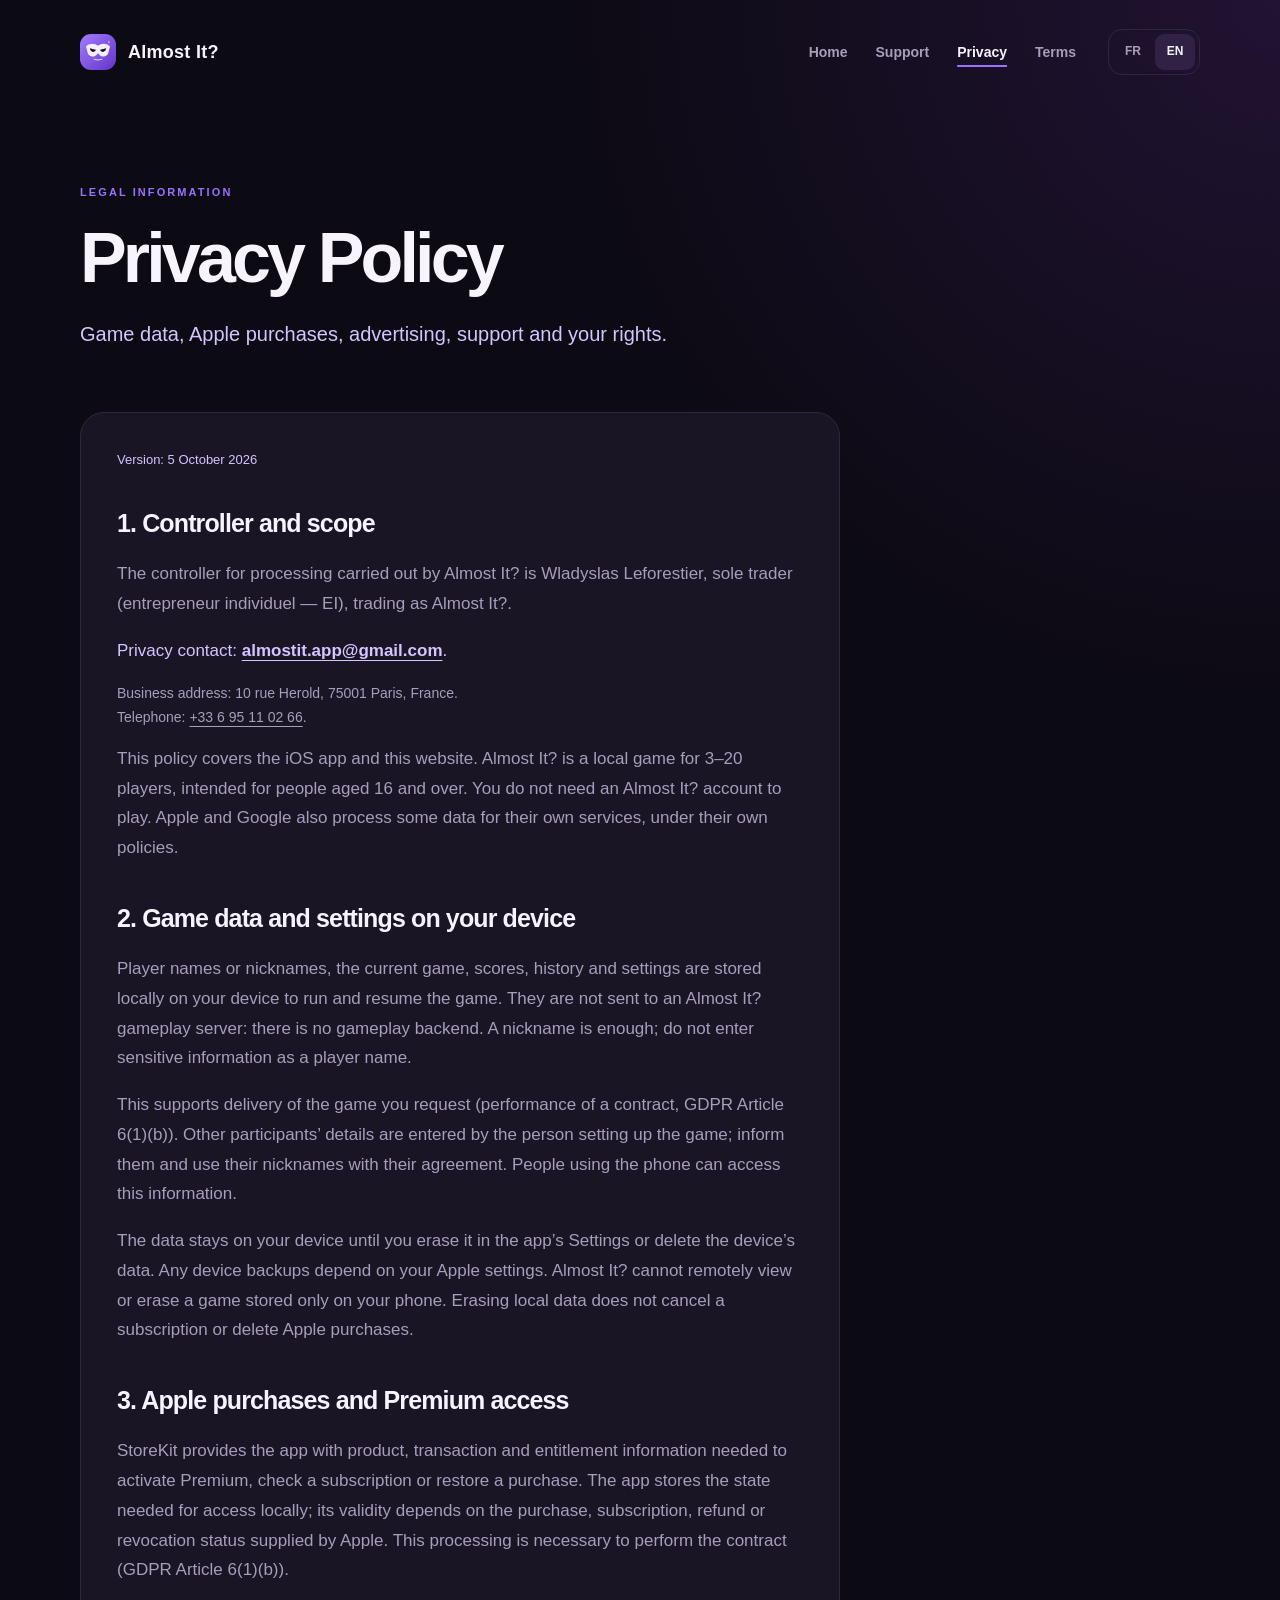
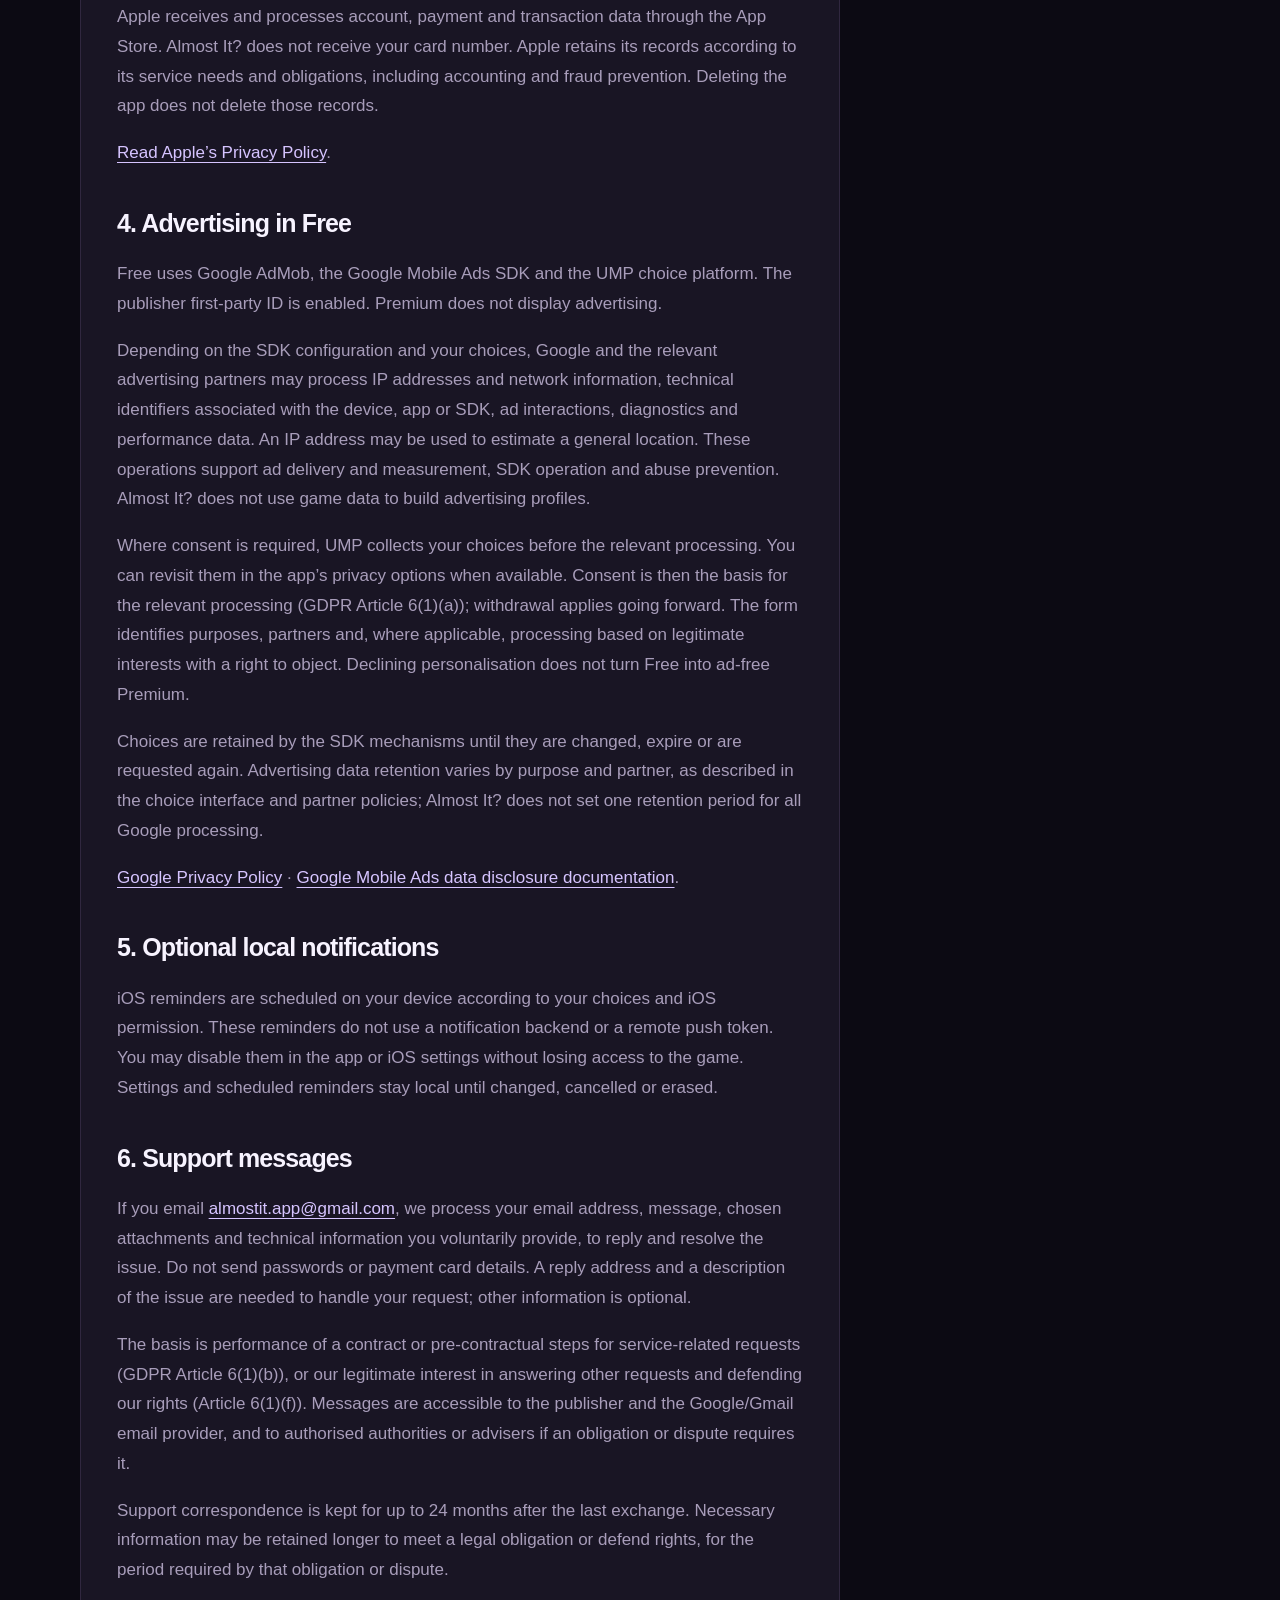
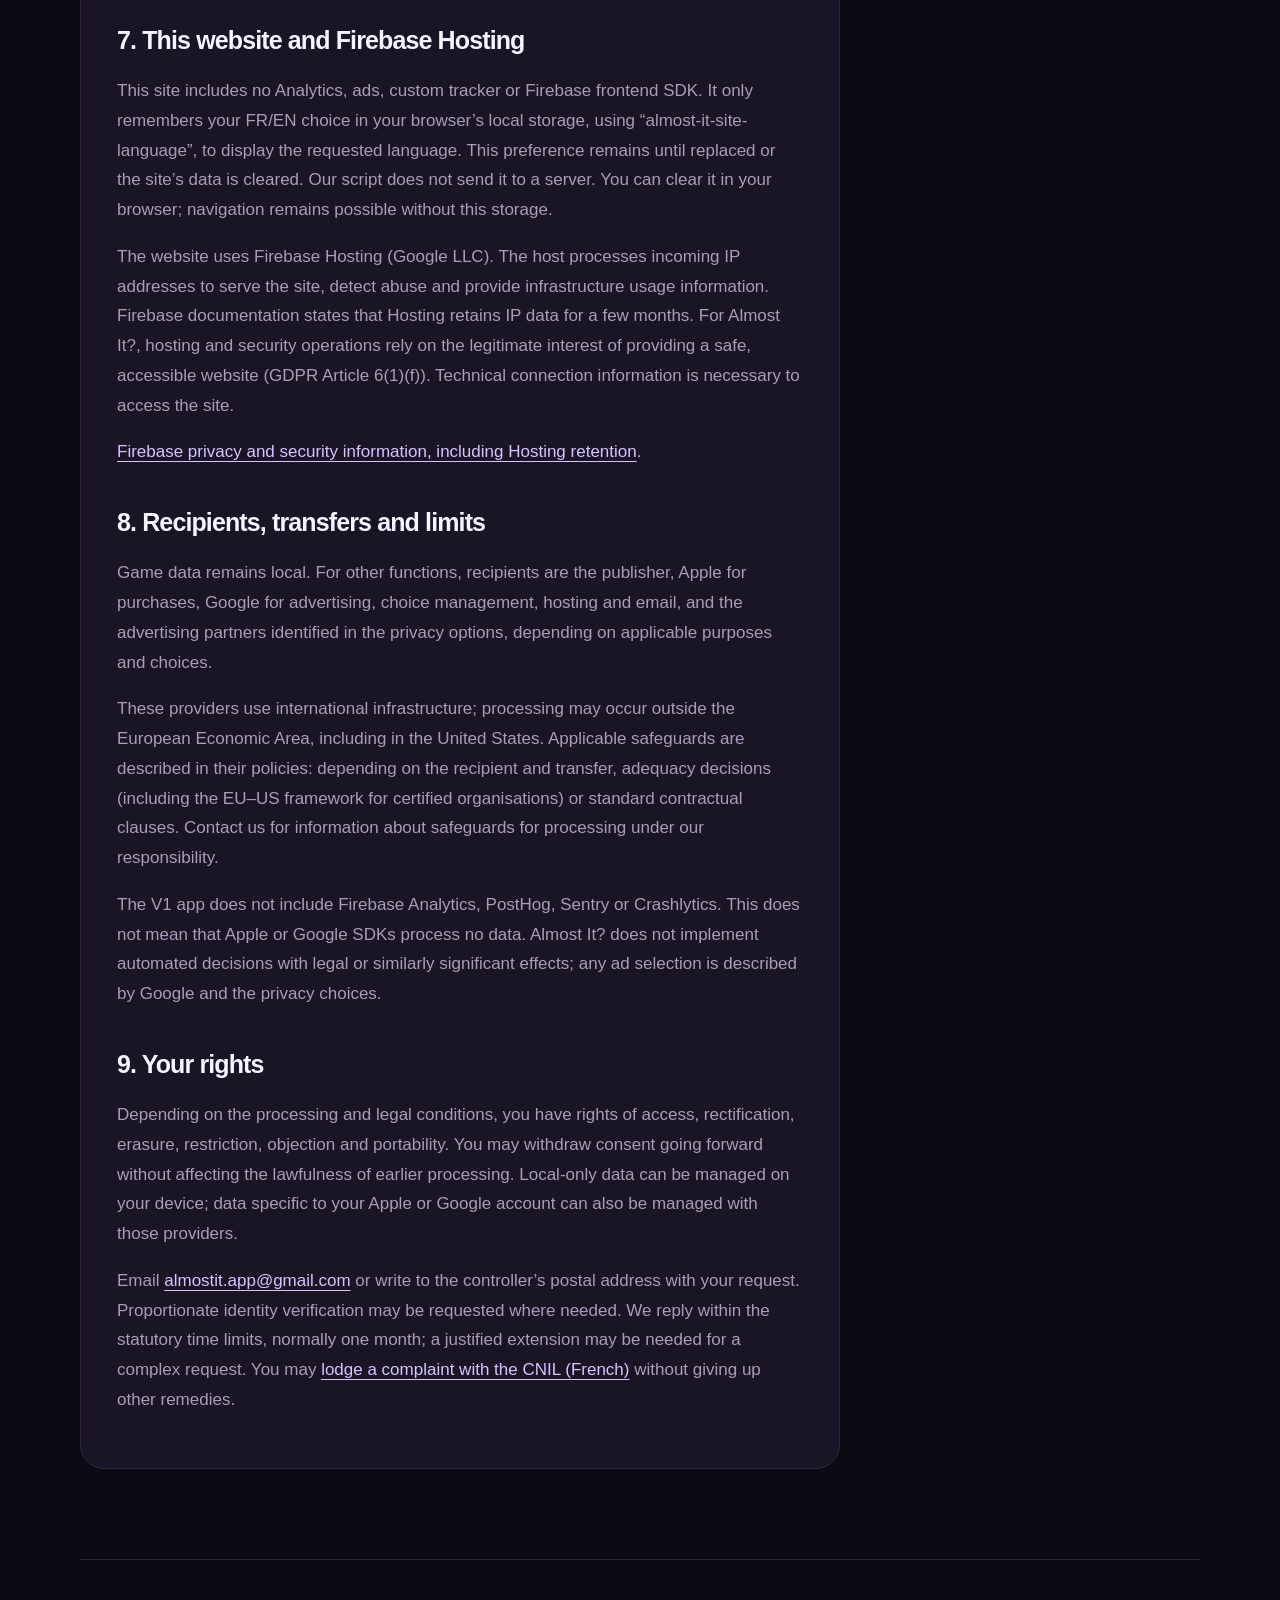
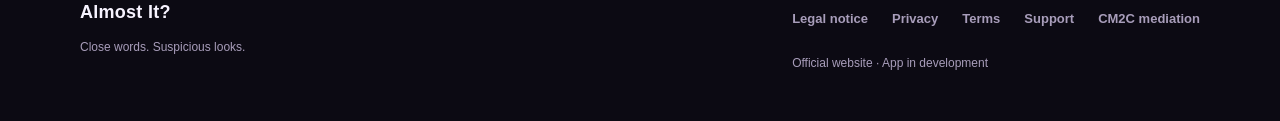
<file: en/privacy/index.html>
<!doctype html>
<html lang="en"><head><meta charset="utf-8"><meta name="viewport" content="width=device-width, initial-scale=1"><meta name="theme-color" content="#0C0A13"><meta name="color-scheme" content="dark"><meta name="referrer" content="strict-origin-when-cross-origin">
<title>Privacy Policy — Almost It?</title><meta name="description" content="Game data, Apple purchases, advertising, support and your rights.">
<link rel="canonical" href="https://almost-it.web.app/en/privacy/"><link rel="alternate" hreflang="fr" href="https://almost-it.web.app/privacy/"><link rel="alternate" hreflang="en" href="https://almost-it.web.app/en/privacy/">
<meta property="og:type" content="website"><meta property="og:site_name" content="Almost It?"><meta property="og:title" content="Privacy Policy — Almost It?"><meta property="og:description" content="Game data, Apple purchases, advertising, support and your rights."><meta property="og:url" content="https://almost-it.web.app/en/privacy/"><meta property="og:locale" content="en_US"><meta property="og:image" content="https://almost-it.web.app/assets/icon.png"><meta property="og:image:alt" content="Almost It?">
<link rel="icon" type="image/svg+xml" href="/assets/icon.svg"><link rel="apple-touch-icon" href="/assets/icon.png"><link rel="stylesheet" href="/assets/site.css?v=20261005-v153"><script src="/assets/config.js?v=20261005" defer></script><script src="/assets/site.js" defer></script></head>
<body><a class="skip" href="#main">Skip to content</a>
<header class="site-header"><a class="brand" href="/en/" aria-label="Almost It? — Home"><img src="/assets/icon.svg" width="36" height="36" alt=""><span>Almost It?</span></a><nav class="navigation" aria-label="Main navigation"><a href="/en/">Home</a><a href="/en/support/">Support</a><a href="/en/privacy/" aria-current="page">Privacy</a><a href="/en/terms/">Terms</a></nav><nav class="language" aria-label="Site language"><a href="/privacy/" lang="fr" hreflang="fr" data-language="fr" aria-label="Français">FR</a><a href="/en/privacy/" lang="en" hreflang="en" data-language="en" aria-current="true" aria-label="English">EN</a></nav></header>
<main id="main"><section class="page-heading"><p class="eyebrow">Legal information</p><h1>Privacy Policy</h1><p>Game data, Apple purchases, advertising, support and your rights.</p></section>
<article class="reading panel legal"><p class="document-date">Version: 5 October 2026</p>
<section id="controller"><h2>1. Controller and scope</h2>
<p>The controller for processing carried out by Almost It? is Wladyslas Leforestier, sole trader (entrepreneur individuel — EI), trading as Almost It?.</p>
<p class="primary-contact">Privacy contact: <a href="mailto:almostit.app@gmail.com">almostit.app@gmail.com</a>.</p>
<p class="legal-meta">Business address: 10 rue Herold, 75001 Paris, France.<br>Telephone: <a href="tel:+33695110266">+33 6 95 11 02 66</a>.</p>
<p>This policy covers the iOS app and this website. Almost It? is a local game for 3–20 players, intended for people aged 16 and over. You do not need an Almost It? account to play. Apple and Google also process some data for their own services, under their own policies.</p>
</section>
<section id="game"><h2>2. Game data and settings on your device</h2>
<p>Player names or nicknames, the current game, scores, history and settings are stored locally on your device to run and resume the game. They are not sent to an Almost It? gameplay server: there is no gameplay backend. A nickname is enough; do not enter sensitive information as a player name.</p>
<p>This supports delivery of the game you request (performance of a contract, GDPR Article 6(1)(b)). Other participants’ details are entered by the person setting up the game; inform them and use their nicknames with their agreement. People using the phone can access this information.</p>
<p>The data stays on your device until you erase it in the app’s Settings or delete the device’s data. Any device backups depend on your Apple settings. Almost It? cannot remotely view or erase a game stored only on your phone. Erasing local data does not cancel a subscription or delete Apple purchases.</p>
</section>
<section id="apple"><h2>3. Apple purchases and Premium access</h2>
<p>StoreKit provides the app with product, transaction and entitlement information needed to activate Premium, check a subscription or restore a purchase. The app stores the state needed for access locally; its validity depends on the purchase, subscription, refund or revocation status supplied by Apple. This processing is necessary to perform the contract (GDPR Article 6(1)(b)).</p>
<p>Apple receives and processes account, payment and transaction data through the App Store. Almost It? does not receive your card number. Apple retains its records according to its service needs and obligations, including accounting and fraud prevention. Deleting the app does not delete those records.</p>
<p><a href="https://www.apple.com/legal/privacy/en-ww/">Read Apple’s Privacy Policy</a>.</p>
</section>
<section id="ads"><h2>4. Advertising in Free</h2>
<p>Free uses Google AdMob, the Google Mobile Ads SDK and the UMP choice platform. The publisher first-party ID is enabled. Premium does not display advertising.</p>
<p>Depending on the SDK configuration and your choices, Google and the relevant advertising partners may process IP addresses and network information, technical identifiers associated with the device, app or SDK, ad interactions, diagnostics and performance data. An IP address may be used to estimate a general location. These operations support ad delivery and measurement, SDK operation and abuse prevention. Almost It? does not use game data to build advertising profiles.</p>
<p>Where consent is required, UMP collects your choices before the relevant processing. You can revisit them in the app’s privacy options when available. Consent is then the basis for the relevant processing (GDPR Article 6(1)(a)); withdrawal applies going forward. The form identifies purposes, partners and, where applicable, processing based on legitimate interests with a right to object. Declining personalisation does not turn Free into ad-free Premium.</p>
<p>Choices are retained by the SDK mechanisms until they are changed, expire or are requested again. Advertising data retention varies by purpose and partner, as described in the choice interface and partner policies; Almost It? does not set one retention period for all Google processing.</p>
<p><a href="https://policies.google.com/privacy?hl=en">Google Privacy Policy</a> · <a href="https://developers.google.com/admob/ios/privacy/data-disclosure">Google Mobile Ads data disclosure documentation</a>.</p>
</section>
<section id="notifications"><h2>5. Optional local notifications</h2>
<p>iOS reminders are scheduled on your device according to your choices and iOS permission. These reminders do not use a notification backend or a remote push token. You may disable them in the app or iOS settings without losing access to the game. Settings and scheduled reminders stay local until changed, cancelled or erased.</p>
</section>
<section id="support"><h2>6. Support messages</h2>
<p>If you email <a href="mailto:almostit.app@gmail.com">almostit.app@gmail.com</a>, we process your email address, message, chosen attachments and technical information you voluntarily provide, to reply and resolve the issue. Do not send passwords or payment card details. A reply address and a description of the issue are needed to handle your request; other information is optional.</p>
<p>The basis is performance of a contract or pre-contractual steps for service-related requests (GDPR Article 6(1)(b)), or our legitimate interest in answering other requests and defending our rights (Article 6(1)(f)). Messages are accessible to the publisher and the Google/Gmail email provider, and to authorised authorities or advisers if an obligation or dispute requires it.</p>
<p>Support correspondence is kept for up to 24 months after the last exchange. Necessary information may be retained longer to meet a legal obligation or defend rights, for the period required by that obligation or dispute.</p>
</section>
<section id="website"><h2>7. This website and Firebase Hosting</h2>
<p>This site includes no Analytics, ads, custom tracker or Firebase frontend SDK. It only remembers your FR/EN choice in your browser’s local storage, using “almost-it-site-language”, to display the requested language. This preference remains until replaced or the site’s data is cleared. Our script does not send it to a server. You can clear it in your browser; navigation remains possible without this storage.</p>
<p>The website uses Firebase Hosting (Google LLC). The host processes incoming IP addresses to serve the site, detect abuse and provide infrastructure usage information. Firebase documentation states that Hosting retains IP data for a few months. For Almost It?, hosting and security operations rely on the legitimate interest of providing a safe, accessible website (GDPR Article 6(1)(f)). Technical connection information is necessary to access the site.</p>
<p><a href="https://firebase.google.com/support/privacy">Firebase privacy and security information, including Hosting retention</a>.</p>
</section>
<section id="recipients"><h2>8. Recipients, transfers and limits</h2>
<p>Game data remains local. For other functions, recipients are the publisher, Apple for purchases, Google for advertising, choice management, hosting and email, and the advertising partners identified in the privacy options, depending on applicable purposes and choices.</p>
<p>These providers use international infrastructure; processing may occur outside the European Economic Area, including in the United States. Applicable safeguards are described in their policies: depending on the recipient and transfer, adequacy decisions (including the EU–US framework for certified organisations) or standard contractual clauses. Contact us for information about safeguards for processing under our responsibility.</p>
<p>The V1 app does not include Firebase Analytics, PostHog, Sentry or Crashlytics. This does not mean that Apple or Google SDKs process no data. Almost It? does not implement automated decisions with legal or similarly significant effects; any ad selection is described by Google and the privacy choices.</p>
</section>
<section id="rights"><h2>9. Your rights</h2>
<p>Depending on the processing and legal conditions, you have rights of access, rectification, erasure, restriction, objection and portability. You may withdraw consent going forward without affecting the lawfulness of earlier processing. Local-only data can be managed on your device; data specific to your Apple or Google account can also be managed with those providers.</p>
<p>Email <a href="mailto:almostit.app@gmail.com">almostit.app@gmail.com</a> or write to the controller’s postal address with your request. Proportionate identity verification may be requested where needed. We reply within the statutory time limits, normally one month; a justified extension may be needed for a complex request. You may <a href="https://www.cnil.fr/fr/plaintes">lodge a complaint with the CNIL (French)</a> without giving up other remedies.</p>
</section>
</article></main>
<footer class="site-footer"><div><a class="brand" href="/en/">Almost It?</a><p>Close words. Suspicious looks.</p></div><div><nav aria-label="Useful links"><a href="/en/legal/">Legal notice</a><a href="/en/privacy/">Privacy</a><a href="/en/terms/">Terms</a><a href="/en/support/">Support</a><a href="/en/terms/#mediation">CM2C mediation</a></nav><p>Official website · App in development</p></div></footer></body></html>
</file>
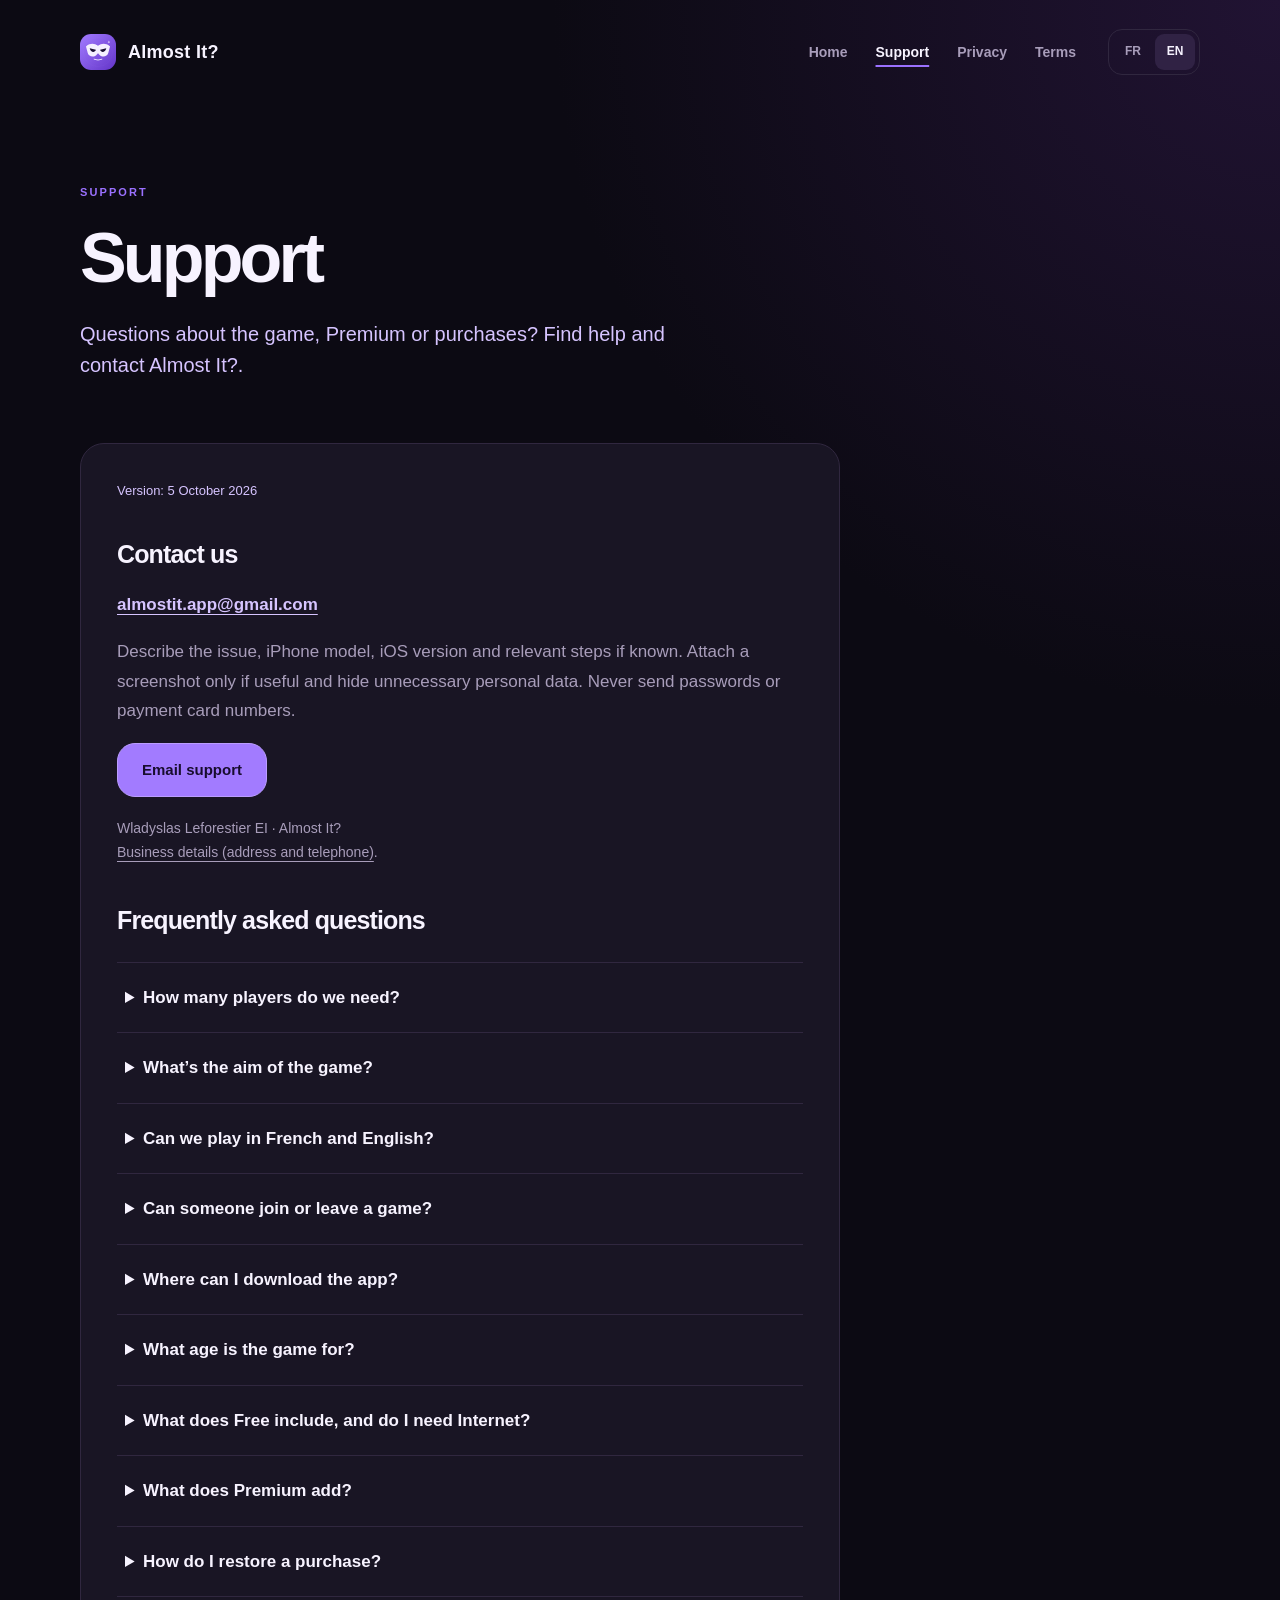
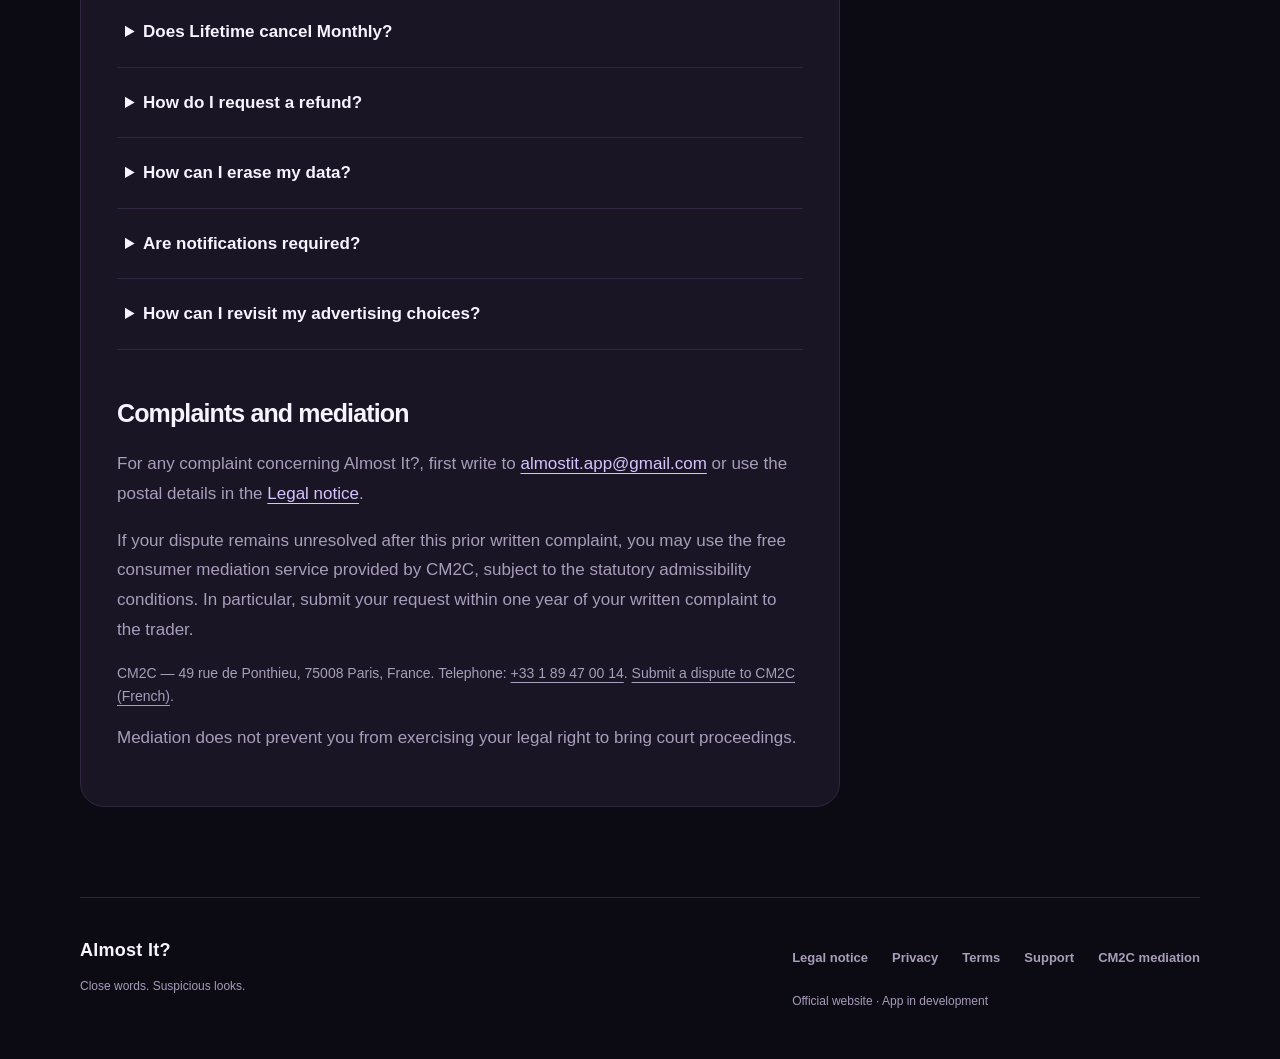
<file: en/support/index.html>
<!doctype html>
<html lang="en"><head><meta charset="utf-8"><meta name="viewport" content="width=device-width, initial-scale=1"><meta name="theme-color" content="#0C0A13"><meta name="color-scheme" content="dark"><meta name="referrer" content="strict-origin-when-cross-origin">
<title>Support — Almost It?</title><meta name="description" content="Questions about the game, Premium or purchases? Find help and contact Almost It?.">
<link rel="canonical" href="https://almost-it.web.app/en/support/"><link rel="alternate" hreflang="fr" href="https://almost-it.web.app/support/"><link rel="alternate" hreflang="en" href="https://almost-it.web.app/en/support/">
<meta property="og:type" content="website"><meta property="og:site_name" content="Almost It?"><meta property="og:title" content="Support — Almost It?"><meta property="og:description" content="Questions about the game, Premium or purchases? Find help and contact Almost It?."><meta property="og:url" content="https://almost-it.web.app/en/support/"><meta property="og:locale" content="en_US"><meta property="og:image" content="https://almost-it.web.app/assets/icon.png"><meta property="og:image:alt" content="Almost It?">
<link rel="icon" type="image/svg+xml" href="/assets/icon.svg"><link rel="apple-touch-icon" href="/assets/icon.png"><link rel="stylesheet" href="/assets/site.css?v=20261005-v153"><script src="/assets/config.js?v=20261005" defer></script><script src="/assets/site.js" defer></script></head>
<body><a class="skip" href="#main">Skip to content</a>
<header class="site-header"><a class="brand" href="/en/" aria-label="Almost It? — Home"><img src="/assets/icon.svg" width="36" height="36" alt=""><span>Almost It?</span></a><nav class="navigation" aria-label="Main navigation"><a href="/en/">Home</a><a href="/en/support/" aria-current="page">Support</a><a href="/en/privacy/">Privacy</a><a href="/en/terms/">Terms</a></nav><nav class="language" aria-label="Site language"><a href="/support/" lang="fr" hreflang="fr" data-language="fr" aria-label="Français">FR</a><a href="/en/support/" lang="en" hreflang="en" data-language="en" aria-current="true" aria-label="English">EN</a></nav></header>
<main id="main"><section class="page-heading"><p class="eyebrow">Support</p><h1>Support</h1><p>Questions about the game, Premium or purchases? Find help and contact Almost It?.</p></section>
<article class="reading panel legal"><p class="document-date">Version: 5 October 2026</p>
<section id="contact"><h2>Contact us</h2>
<p class="primary-contact"><a href="mailto:almostit.app@gmail.com">almostit.app@gmail.com</a></p>
<p>Describe the issue, iPhone model, iOS version and relevant steps if known. Attach a screenshot only if useful and hide unnecessary personal data. Never send passwords or payment card numbers.</p>

<a class="button" href="mailto:almostit.app@gmail.com">Email support</a>
<p class="legal-meta secondary-contact">Wladyslas Leforestier EI · Almost It?<br><a href="/en/legal/#publisher">Business details (address and telephone)</a>.</p></section>
<section id="faq"><h2>Frequently asked questions</h2>
<div class="faq"><details><summary>How many players do we need?</summary><p>Gather 3 to 20 players around a single phone.</p></details><details><summary>What’s the aim of the game?</summary><p>Accomplices share a word. Intruders have a similar one. Give clues and vote to unmask the Intruders. When Silence appears, that player has to improvise without a word.</p></details><details><summary>Can we play in French and English?</summary><p>Yes. The app offers French and English. Choose your language in Settings.</p></details><details><summary>Can someone join or leave a game?</summary><p>Yes, from the active game’s player screen. Changes take effect from the next round. Points already earned stay in the standings.</p></details><details><summary>Where can I download the app?</summary><p>The app has not launched yet. The official link will be added here when it becomes available on the App Store.</p></details><details><summary>What age is the game for?</summary><p>Almost It? is intended for people aged 16 and over.</p></details><details><summary>What does Free include, and do I need Internet?</summary><p>Free includes 6 categories, 50 word pairs per category and language, totalling 300 per language. It includes ads and requires Internet access. Losing connectivity pauses further play without erasing your game.</p></details><details><summary>What does Premium add?</summary><p>Monthly and Lifetime provide the same benefits: 200 word pairs per category and language, totalling 1,200 per language, with no ads and offline play. Monthly is a subscription; Lifetime is a one-time purchase. There is no promise of new content every month.</p></details><details><summary>How do I restore a purchase?</summary><p>Open Premium and tap “Restore purchases”, with Internet access and the Apple account used for the purchase. Do not buy again to try to restore access. If the issue persists, contact support without sharing a password.</p></details><details><summary>Does Lifetime cancel Monthly?</summary><p>No. Lifetime takes priority for in-app access but does not cancel Monthly. Manage renewal separately in your Apple subscriptions. <a href="https://support.apple.com/en-us/118428">Apple cancellation instructions</a>.</p></details><details><summary>How do I request a refund?</summary><p>For an Apple-billed transaction, follow <a href="https://support.apple.com/en-us/118223">Apple’s refund process</a>. Statutory guarantees and other rights remain protected. See the <a href="/en/terms/">Terms</a> or contact us about an app defect.</p></details><details><summary>How can I erase my data?</summary><p>Use the local data erasure option in the app’s Settings. This affects local game data; it does not cancel Monthly or delete Apple purchases.</p></details><details><summary>Are notifications required?</summary><p>No. Reminders are optional and scheduled locally on the iPhone. You can disable them in the app or iOS settings.</p></details><details><summary>How can I revisit my advertising choices?</summary><p>Open the privacy options in the app when available. Declining personalisation does not unlock Premium. <a href="/en/privacy/">Read about data and your choices</a>.</p></details></div></section>
<section id="mediation"><h2>Complaints and mediation</h2>
<p>For any complaint concerning Almost It?, first write to <a href="mailto:almostit.app@gmail.com">almostit.app@gmail.com</a> or use the postal details in the <a href="/en/legal/#publisher">Legal notice</a>.</p>
<p>If your dispute remains unresolved after this prior written complaint, you may use the free consumer mediation service provided by CM2C, subject to the statutory admissibility conditions. In particular, submit your request within one year of your written complaint to the trader.</p>
<p class="legal-meta">CM2C — 49 rue de Ponthieu, 75008 Paris, France. Telephone: <a href="tel:+33189470014">+33 1 89 47 00 14</a>. <a href="https://www.cm2c.net/declarer-un-litige.php">Submit a dispute to CM2C (French)</a>.</p>
<p>Mediation does not prevent you from exercising your legal right to bring court proceedings.</p>
</section>
</article></main>
<footer class="site-footer"><div><a class="brand" href="/en/">Almost It?</a><p>Close words. Suspicious looks.</p></div><div><nav aria-label="Useful links"><a href="/en/legal/">Legal notice</a><a href="/en/privacy/">Privacy</a><a href="/en/terms/">Terms</a><a href="/en/support/">Support</a><a href="/en/terms/#mediation">CM2C mediation</a></nav><p>Official website · App in development</p></div></footer></body></html>
</file>
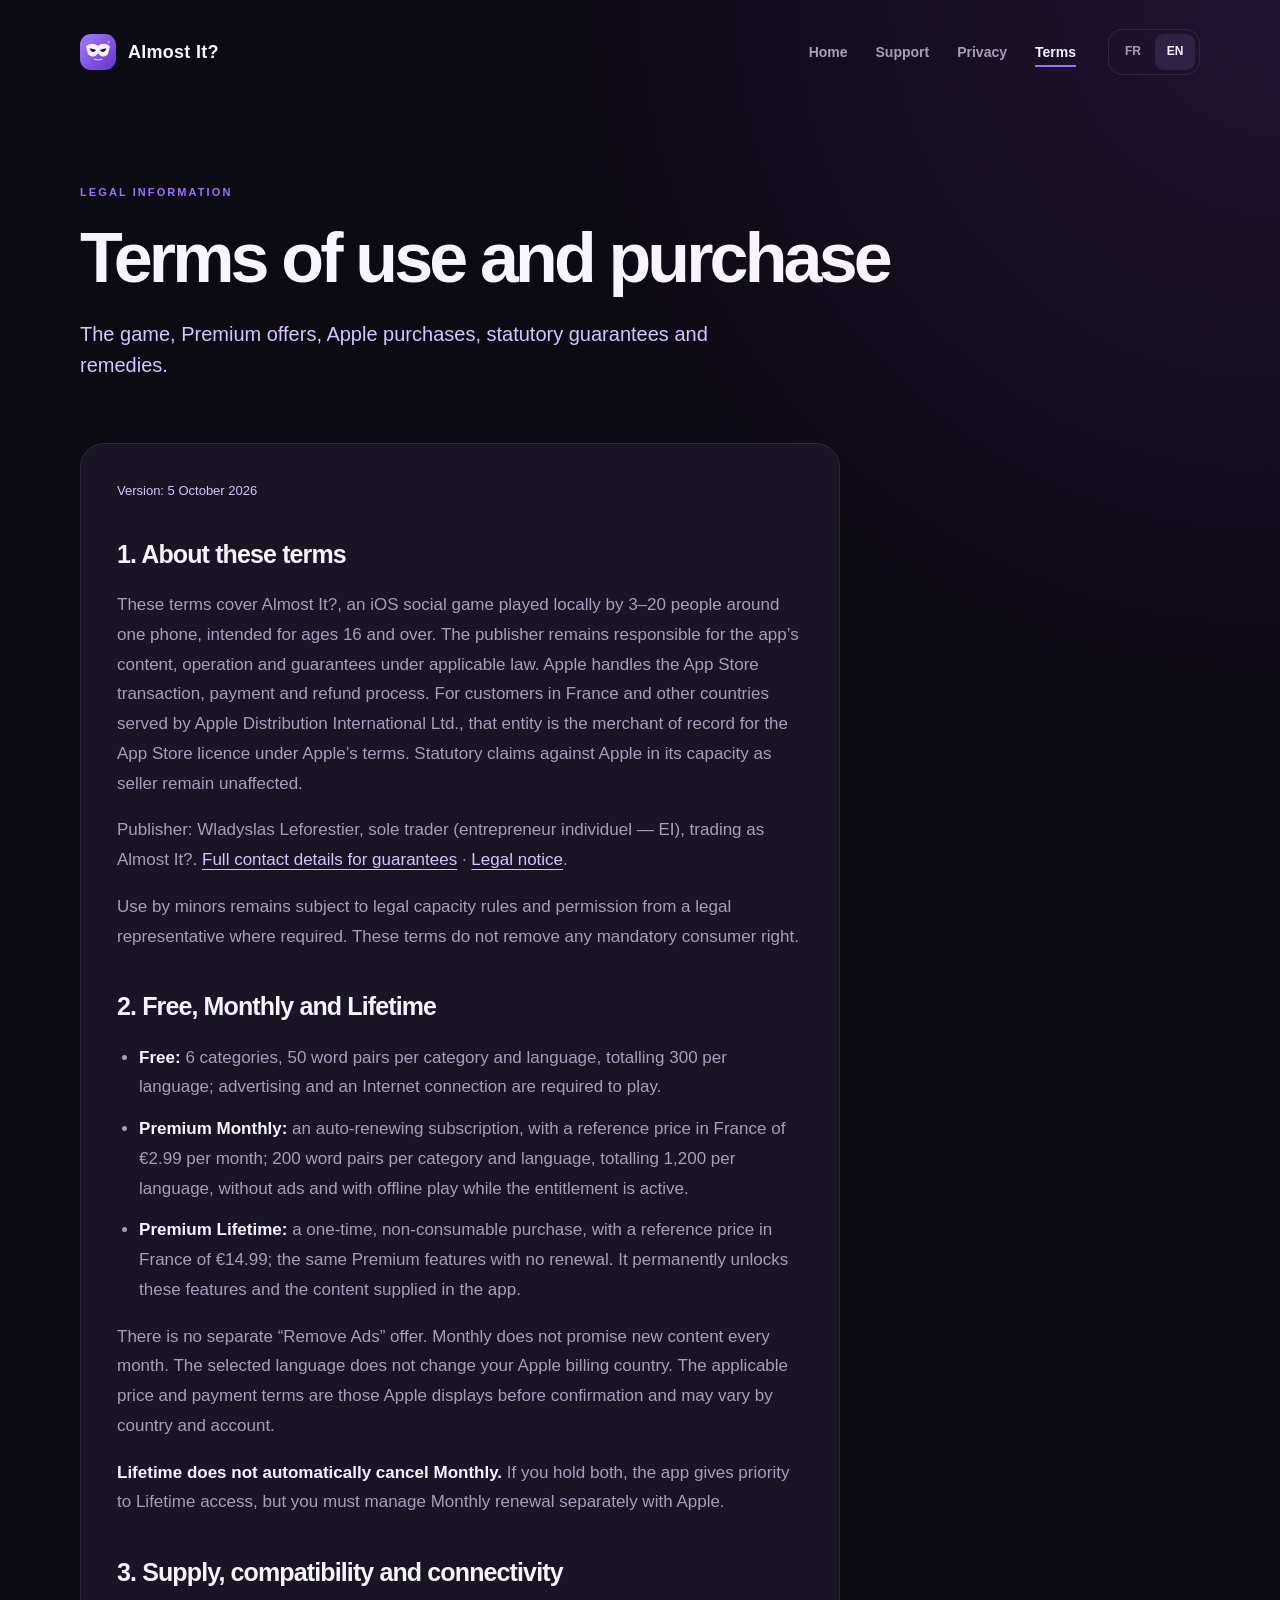
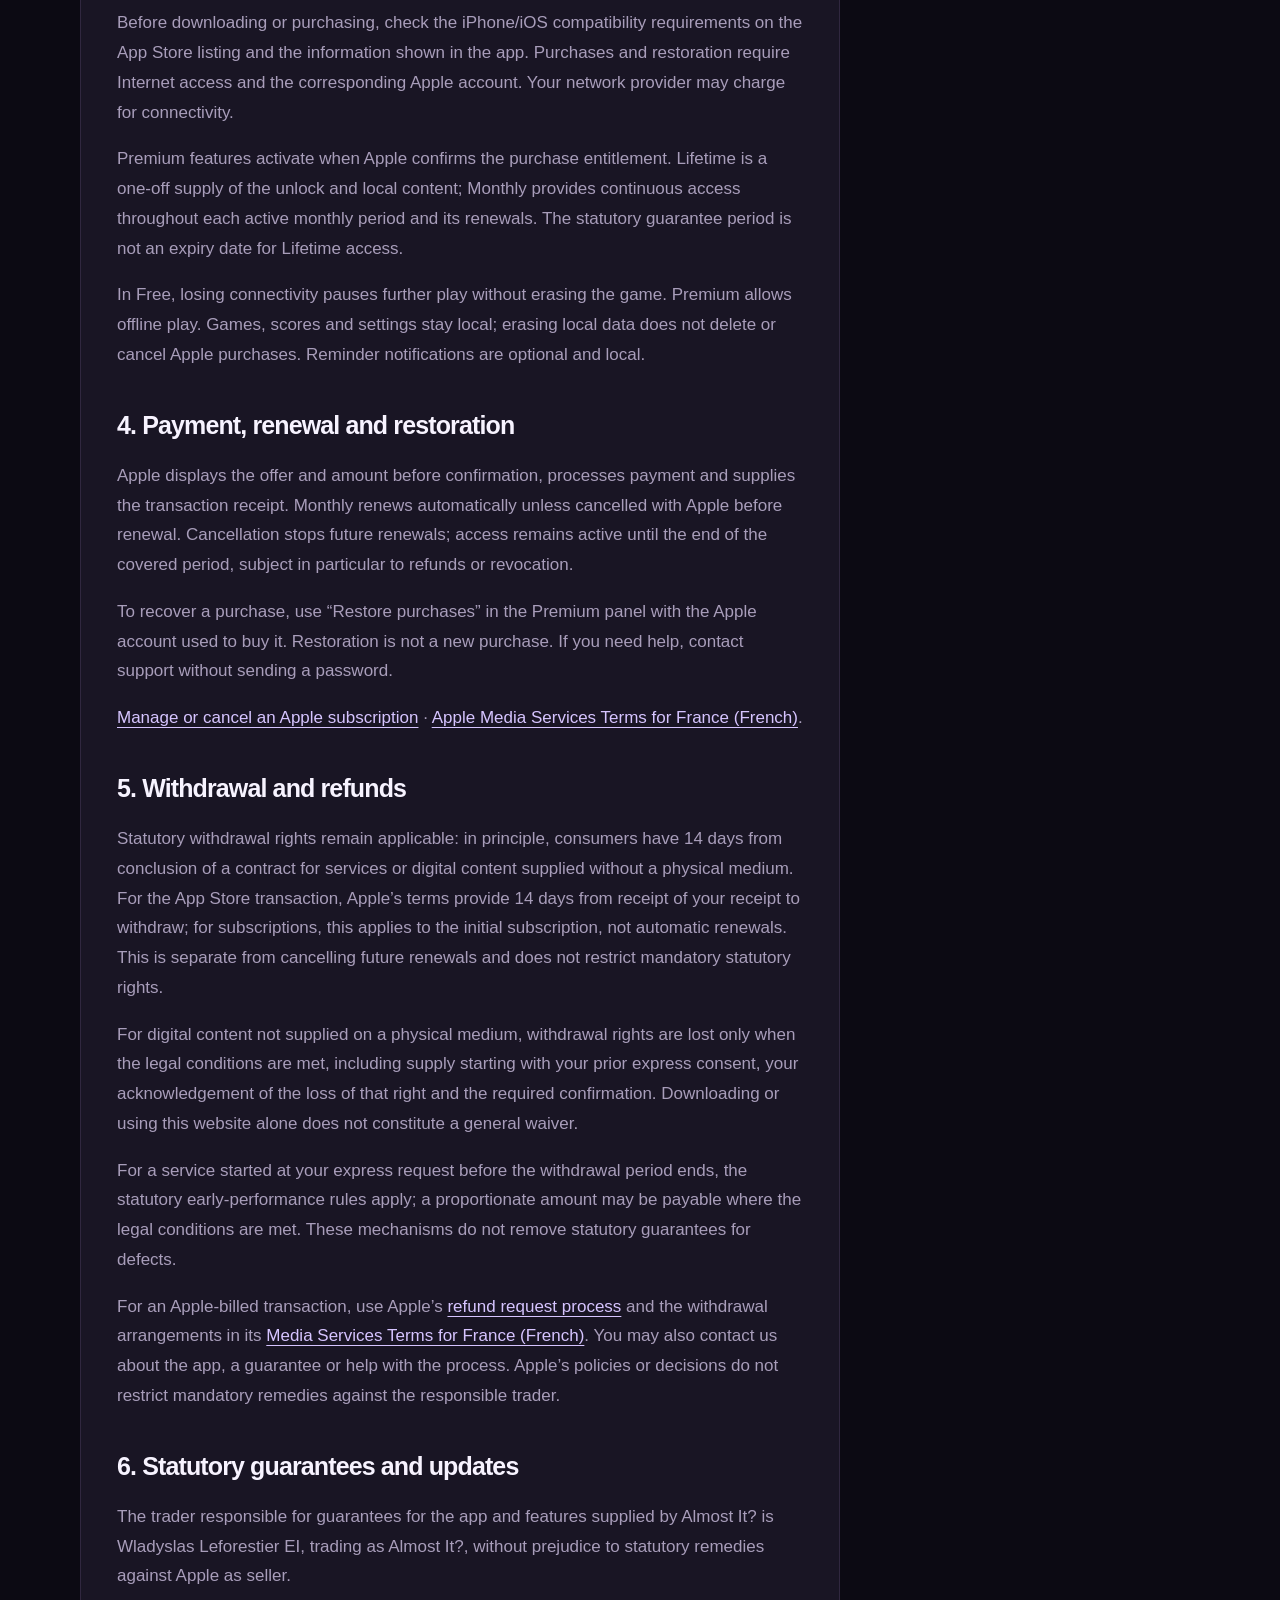
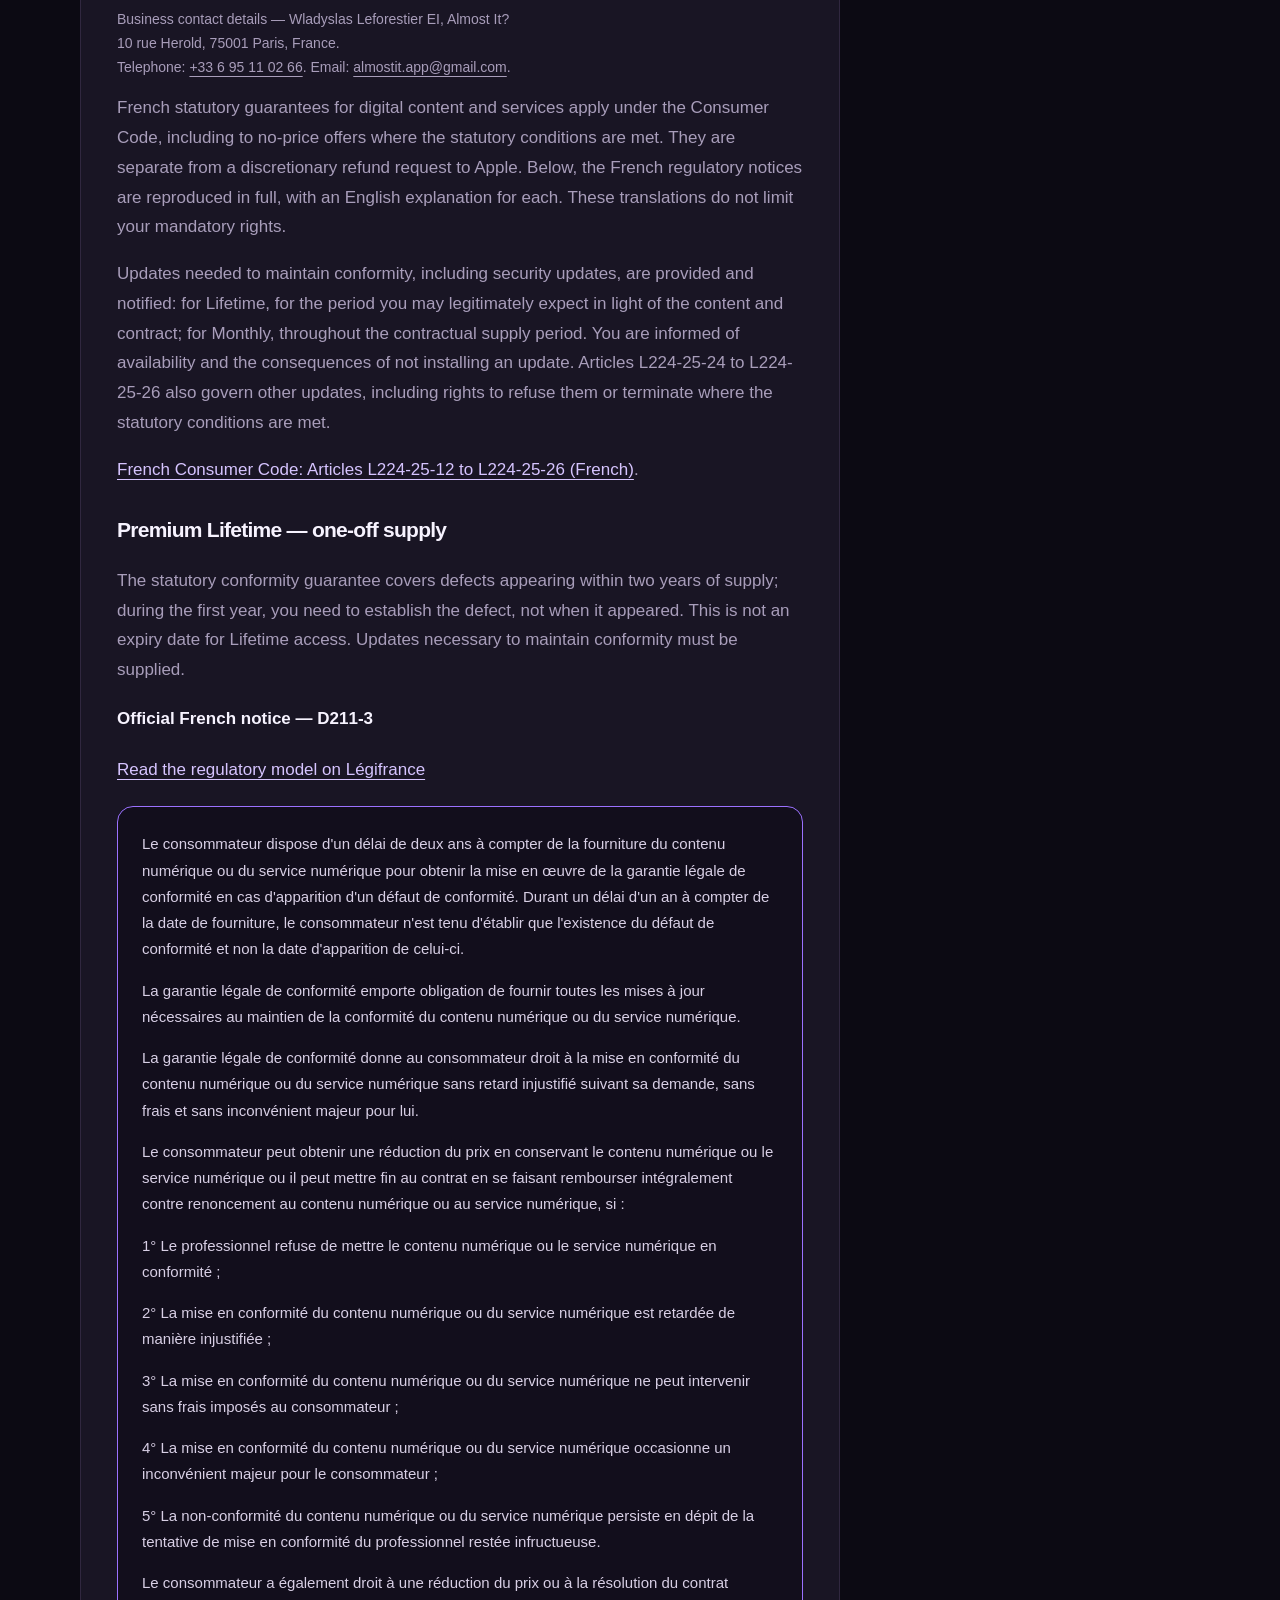
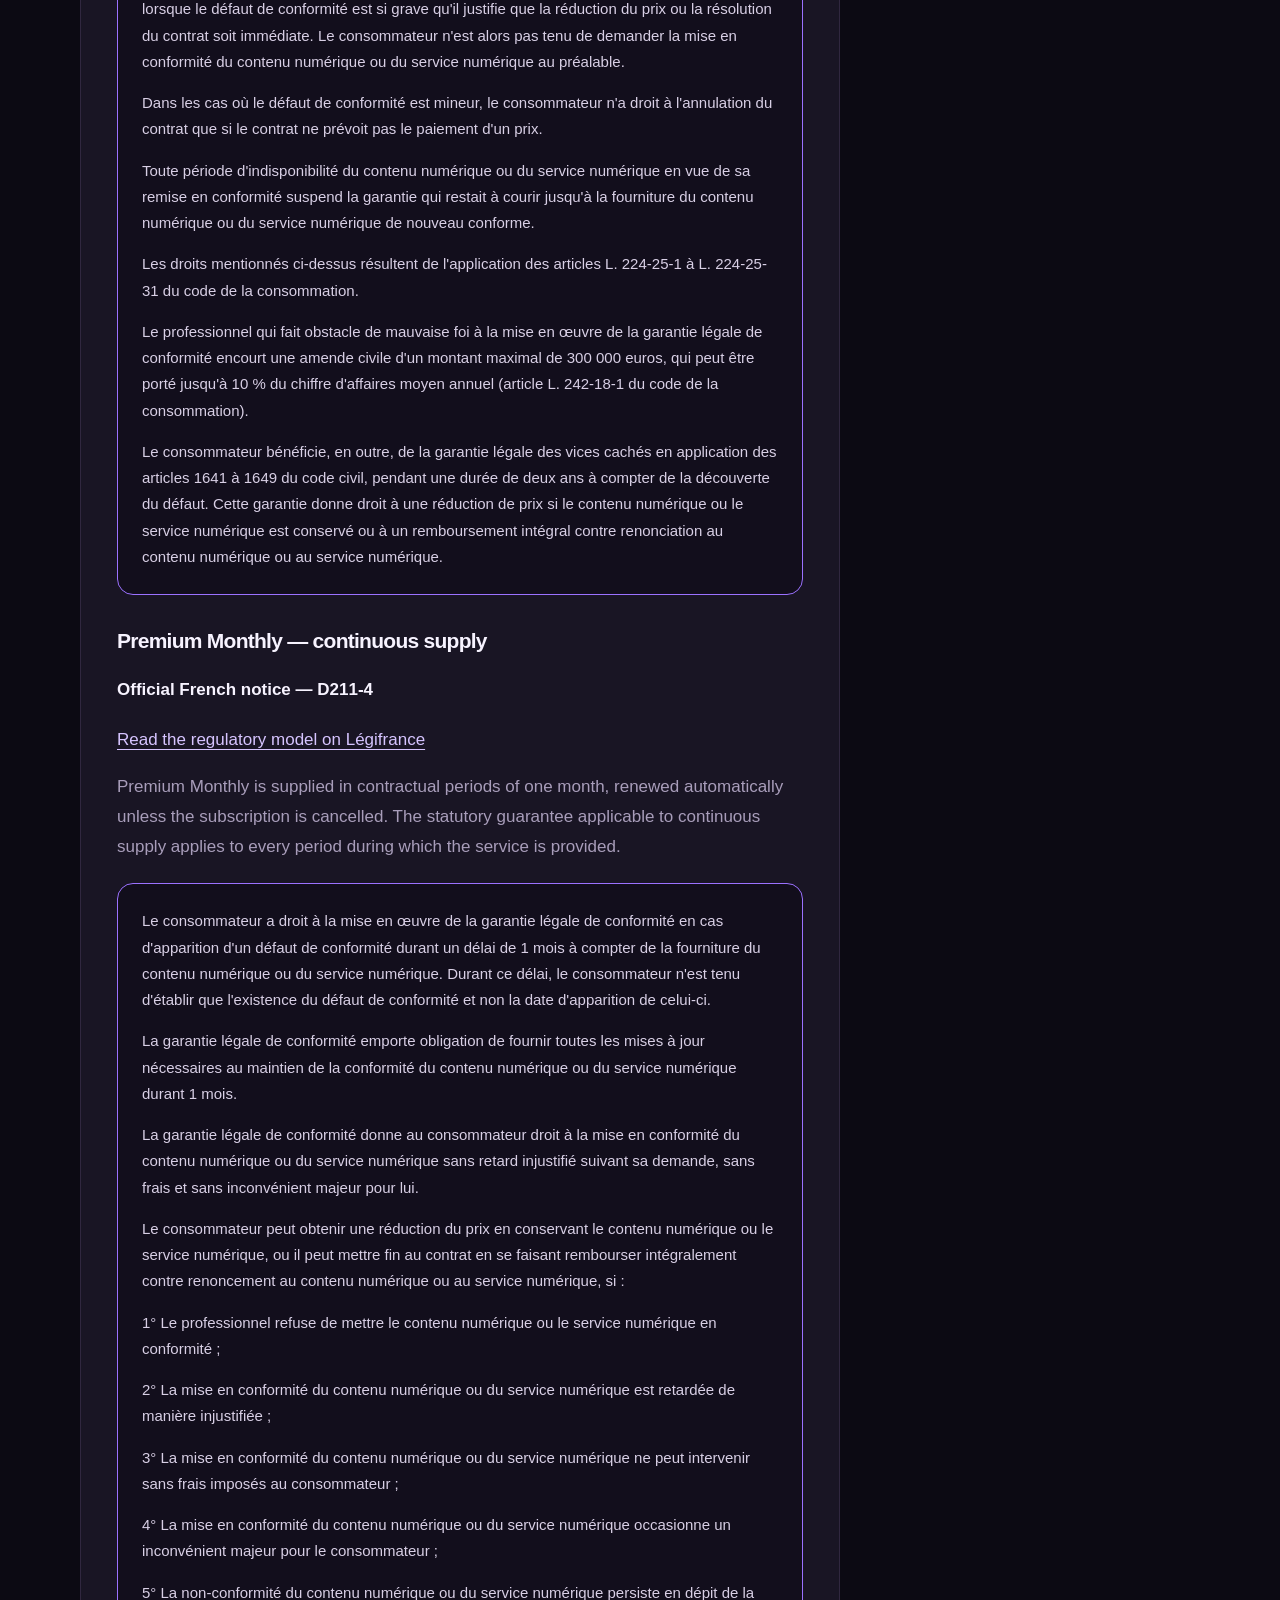
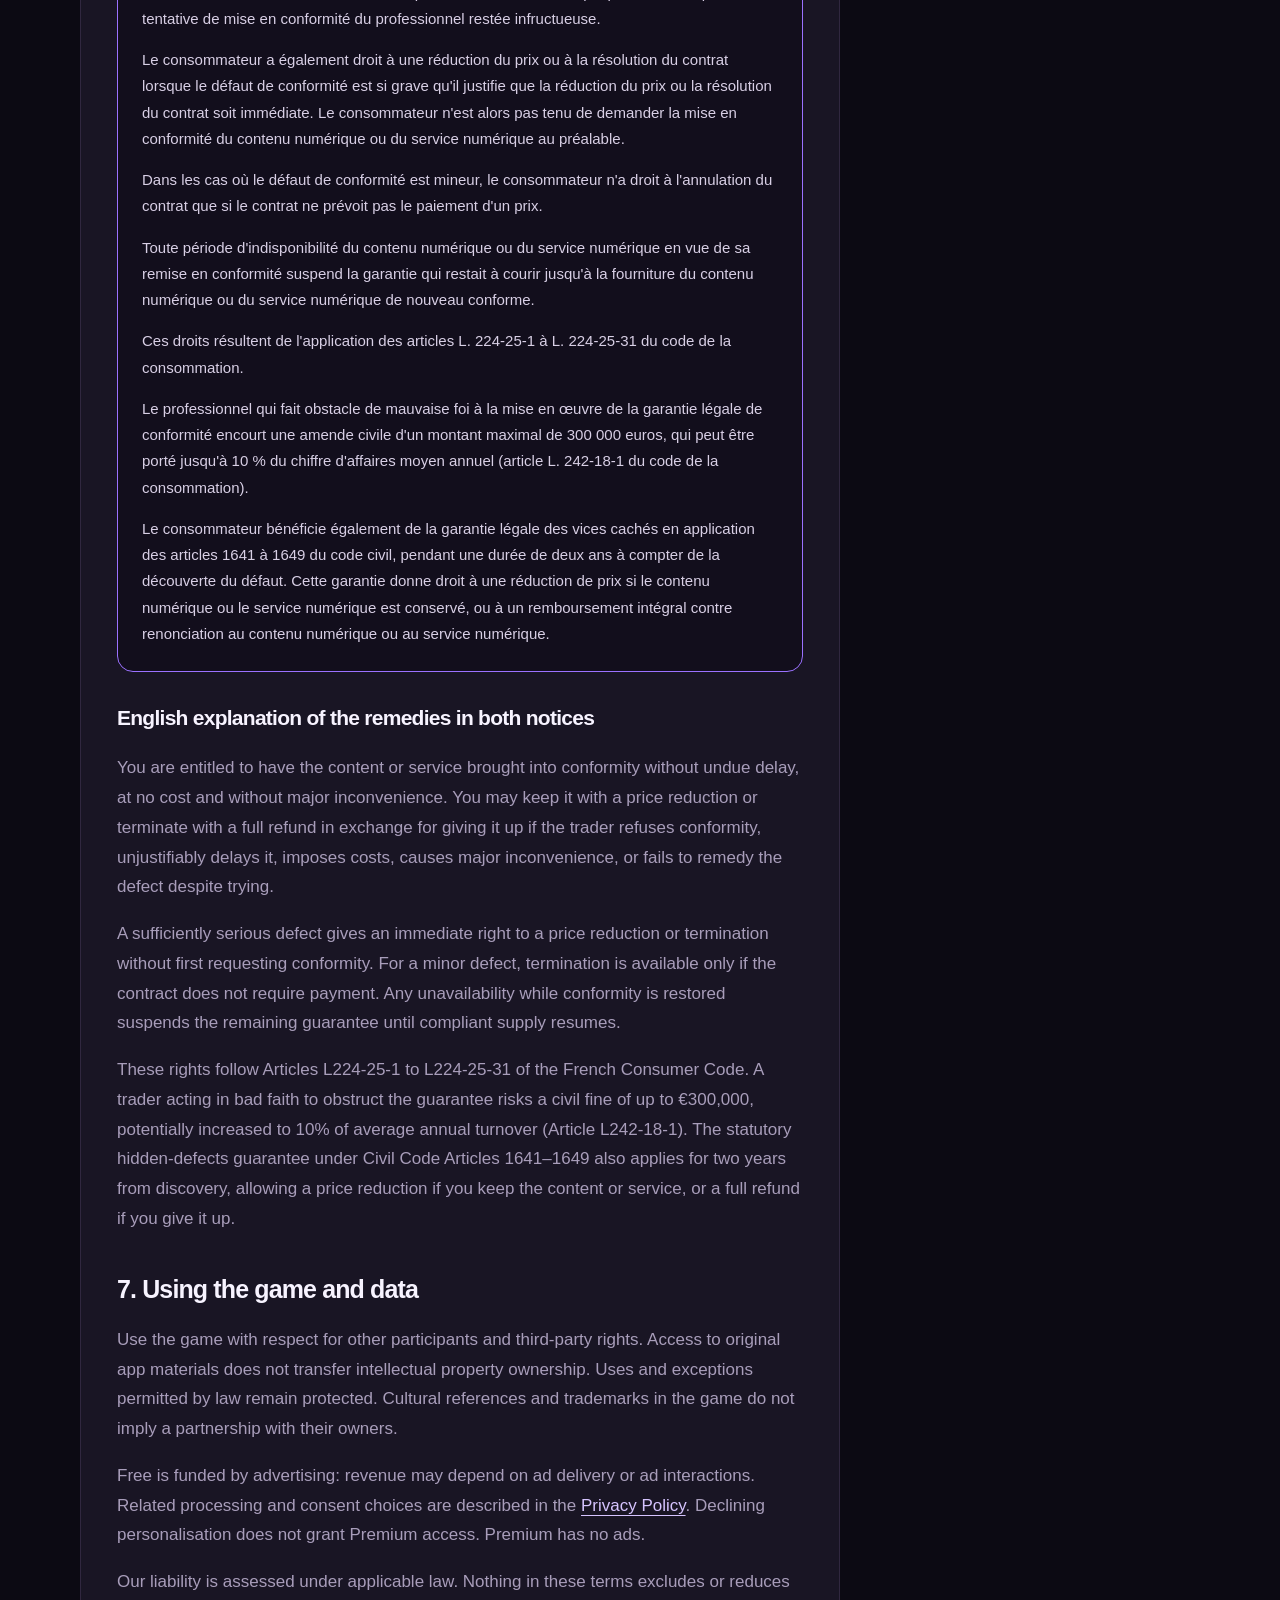
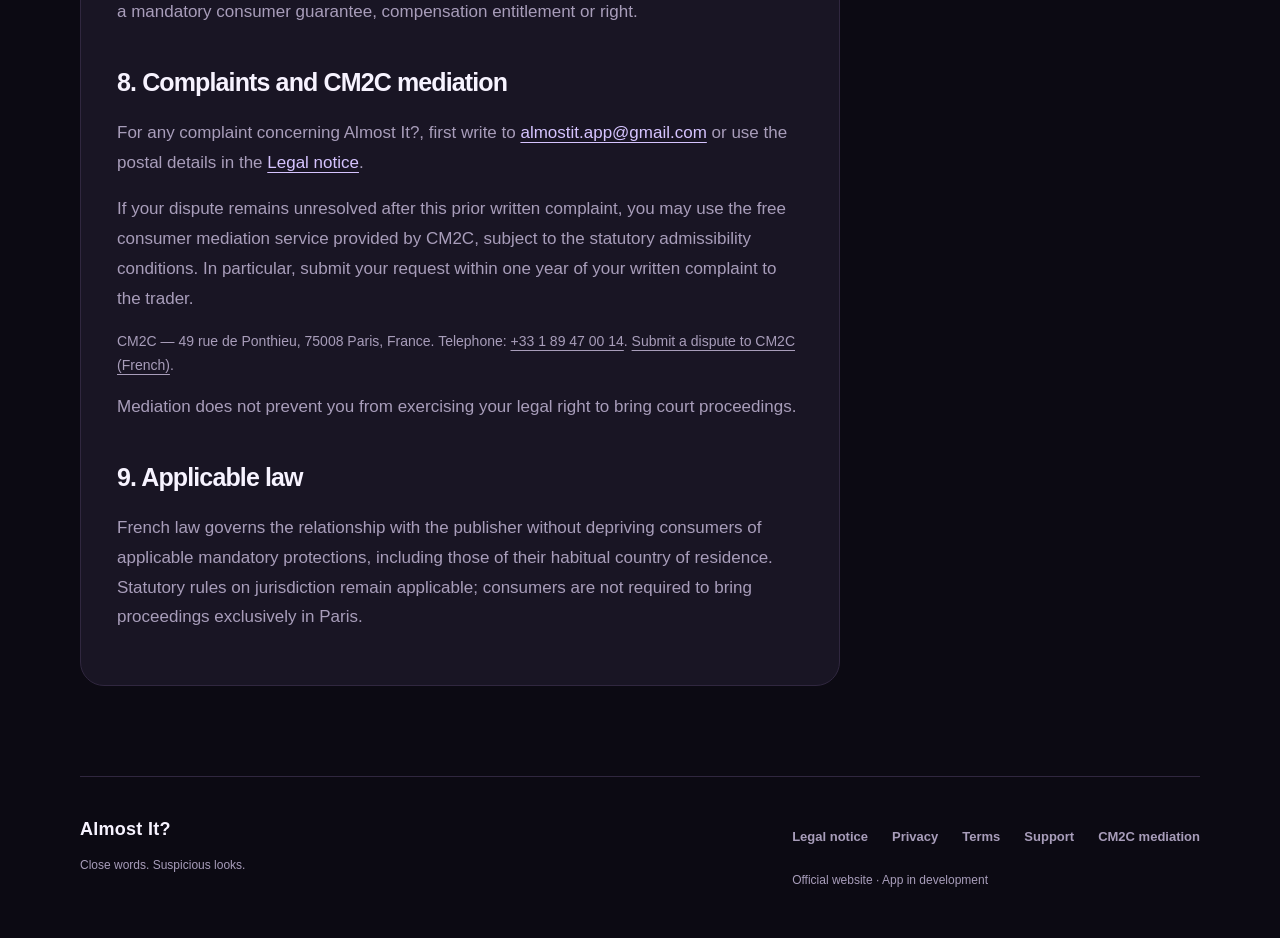
<file: en/terms/index.html>
<!doctype html>
<html lang="en"><head><meta charset="utf-8"><meta name="viewport" content="width=device-width, initial-scale=1"><meta name="theme-color" content="#0C0A13"><meta name="color-scheme" content="dark"><meta name="referrer" content="strict-origin-when-cross-origin">
<title>Terms of use and purchase — Almost It?</title><meta name="description" content="The game, Premium offers, Apple purchases, statutory guarantees and remedies.">
<link rel="canonical" href="https://almost-it.web.app/en/terms/"><link rel="alternate" hreflang="fr" href="https://almost-it.web.app/terms/"><link rel="alternate" hreflang="en" href="https://almost-it.web.app/en/terms/">
<meta property="og:type" content="website"><meta property="og:site_name" content="Almost It?"><meta property="og:title" content="Terms of use and purchase — Almost It?"><meta property="og:description" content="The game, Premium offers, Apple purchases, statutory guarantees and remedies."><meta property="og:url" content="https://almost-it.web.app/en/terms/"><meta property="og:locale" content="en_US"><meta property="og:image" content="https://almost-it.web.app/assets/icon.png"><meta property="og:image:alt" content="Almost It?">
<link rel="icon" type="image/svg+xml" href="/assets/icon.svg"><link rel="apple-touch-icon" href="/assets/icon.png"><link rel="stylesheet" href="/assets/site.css?v=20261005-v153"><script src="/assets/config.js?v=20261005" defer></script><script src="/assets/site.js" defer></script></head>
<body><a class="skip" href="#main">Skip to content</a>
<header class="site-header"><a class="brand" href="/en/" aria-label="Almost It? — Home"><img src="/assets/icon.svg" width="36" height="36" alt=""><span>Almost It?</span></a><nav class="navigation" aria-label="Main navigation"><a href="/en/">Home</a><a href="/en/support/">Support</a><a href="/en/privacy/">Privacy</a><a href="/en/terms/" aria-current="page">Terms</a></nav><nav class="language" aria-label="Site language"><a href="/terms/" lang="fr" hreflang="fr" data-language="fr" aria-label="Français">FR</a><a href="/en/terms/" lang="en" hreflang="en" data-language="en" aria-current="true" aria-label="English">EN</a></nav></header>
<main id="main"><section class="page-heading"><p class="eyebrow">Legal information</p><h1>Terms of use and purchase</h1><p>The game, Premium offers, Apple purchases, statutory guarantees and remedies.</p></section>
<article class="reading panel legal"><p class="document-date">Version: 5 October 2026</p>
<section id="publisher"><h2>1. About these terms</h2>
<p>These terms cover Almost It?, an iOS social game played locally by 3–20 people around one phone, intended for ages 16 and over. The publisher remains responsible for the app’s content, operation and guarantees under applicable law. Apple handles the App Store transaction, payment and refund process. For customers in France and other countries served by Apple Distribution International Ltd., that entity is the merchant of record for the App Store licence under Apple’s terms. Statutory claims against Apple in its capacity as seller remain unaffected.</p>
<p>Publisher: Wladyslas Leforestier, sole trader (entrepreneur individuel — EI), trading as Almost It?. <a href="#guarantee-contact">Full contact details for guarantees</a> · <a href="/en/legal/">Legal notice</a>.</p>
<p>Use by minors remains subject to legal capacity rules and permission from a legal representative where required. These terms do not remove any mandatory consumer right.</p>
</section>
<section id="offers"><h2>2. Free, Monthly and Lifetime</h2>
<ul><li><strong>Free:</strong> 6 categories, 50 word pairs per category and language, totalling 300 per language; advertising and an Internet connection are required to play.</li><li><strong>Premium Monthly:</strong> an auto-renewing subscription, with a reference price in France of €2.99 per month; 200 word pairs per category and language, totalling 1,200 per language, without ads and with offline play while the entitlement is active.</li><li><strong>Premium Lifetime:</strong> a one-time, non-consumable purchase, with a reference price in France of €14.99; the same Premium features with no renewal. It permanently unlocks these features and the content supplied in the app.</li></ul>
<p>There is no separate “Remove Ads” offer. Monthly does not promise new content every month. The selected language does not change your Apple billing country. The applicable price and payment terms are those Apple displays before confirmation and may vary by country and account.</p>
<p><strong>Lifetime does not automatically cancel Monthly.</strong> If you hold both, the app gives priority to Lifetime access, but you must manage Monthly renewal separately with Apple.</p>
</section>
<section id="supply"><h2>3. Supply, compatibility and connectivity</h2>
<p>Before downloading or purchasing, check the iPhone/iOS compatibility requirements on the App Store listing and the information shown in the app. Purchases and restoration require Internet access and the corresponding Apple account. Your network provider may charge for connectivity.</p>
<p>Premium features activate when Apple confirms the purchase entitlement. Lifetime is a one-off supply of the unlock and local content; Monthly provides continuous access throughout each active monthly period and its renewals. The statutory guarantee period is not an expiry date for Lifetime access.</p>
<p>In Free, losing connectivity pauses further play without erasing the game. Premium allows offline play. Games, scores and settings stay local; erasing local data does not delete or cancel Apple purchases. Reminder notifications are optional and local.</p>
</section>
<section id="purchases"><h2>4. Payment, renewal and restoration</h2>
<p>Apple displays the offer and amount before confirmation, processes payment and supplies the transaction receipt. Monthly renews automatically unless cancelled with Apple before renewal. Cancellation stops future renewals; access remains active until the end of the covered period, subject in particular to refunds or revocation.</p>
<p>To recover a purchase, use “Restore purchases” in the Premium panel with the Apple account used to buy it. Restoration is not a new purchase. If you need help, contact support without sending a password.</p>
<p><a href="https://support.apple.com/en-us/118428">Manage or cancel an Apple subscription</a> · <a href="https://www.apple.com/legal/internet-services/itunes/fr/terms.html">Apple Media Services Terms for France (French)</a>.</p>
</section>
<section id="withdrawal"><h2>5. Withdrawal and refunds</h2>
<p>Statutory withdrawal rights remain applicable: in principle, consumers have 14 days from conclusion of a contract for services or digital content supplied without a physical medium. For the App Store transaction, Apple’s terms provide 14 days from receipt of your receipt to withdraw; for subscriptions, this applies to the initial subscription, not automatic renewals. This is separate from cancelling future renewals and does not restrict mandatory statutory rights.</p>
<p>For digital content not supplied on a physical medium, withdrawal rights are lost only when the legal conditions are met, including supply starting with your prior express consent, your acknowledgement of the loss of that right and the required confirmation. Downloading or using this website alone does not constitute a general waiver.</p>
<p>For a service started at your express request before the withdrawal period ends, the statutory early-performance rules apply; a proportionate amount may be payable where the legal conditions are met. These mechanisms do not remove statutory guarantees for defects.</p>
<p>For an Apple-billed transaction, use Apple’s <a href="https://support.apple.com/en-us/118223">refund request process</a> and the withdrawal arrangements in its <a href="https://www.apple.com/legal/internet-services/itunes/fr/terms.html">Media Services Terms for France (French)</a>. You may also contact us about the app, a guarantee or help with the process. Apple’s policies or decisions do not restrict mandatory remedies against the responsible trader.</p>
</section>
<section id="guarantees"><h2>6. Statutory guarantees and updates</h2>
<p>The trader responsible for guarantees for the app and features supplied by Almost It? is Wladyslas Leforestier EI, trading as Almost It?, without prejudice to statutory remedies against Apple as seller.</p>
<p id="guarantee-contact" class="legal-meta">Business contact details — Wladyslas Leforestier EI, Almost It?<br>10 rue Herold, 75001 Paris, France.<br>Telephone: <a href="tel:+33695110266">+33 6 95 11 02 66</a>. Email: <a href="mailto:almostit.app@gmail.com">almostit.app@gmail.com</a>.</p>
<p>French statutory guarantees for digital content and services apply under the Consumer Code, including to no-price offers where the statutory conditions are met. They are separate from a discretionary refund request to Apple. Below, the French regulatory notices are reproduced in full, with an English explanation for each. These translations do not limit your mandatory rights.</p>
<p>Updates needed to maintain conformity, including security updates, are provided and notified: for Lifetime, for the period you may legitimately expect in light of the content and contract; for Monthly, throughout the contractual supply period. You are informed of availability and the consequences of not installing an update. Articles L224-25-24 to L224-25-26 also govern other updates, including rights to refuse them or terminate where the statutory conditions are met.</p>
<p><a href="https://www.legifrance.gouv.fr/codes/section_lc/LEGITEXT000006069565/LEGISCTA000044132865/">French Consumer Code: Articles L224-25-12 to L224-25-26 (French)</a>.</p>
<h3 id="lifetime-guarantee">Premium Lifetime — one-off supply</h3><p>The statutory conformity guarantee covers defects appearing within two years of supply; during the first year, you need to establish the defect, not when it appeared. This is not an expiry date for Lifetime access. Updates necessary to maintain conformity must be supplied.</p>
<h4>Official French notice — D211-3</h4><p><a href="https://www.legifrance.gouv.fr/codes/article_lc/LEGIARTI000045981318">Read the regulatory model on Légifrance</a></p>
<div class="statutory-notice" lang="fr" data-model="d211-3">
<p>Le consommateur dispose d&#x27;un délai de deux ans à compter de la fourniture du contenu numérique ou du service numérique pour obtenir la mise en œuvre de la garantie légale de conformité en cas d&#x27;apparition d&#x27;un défaut de conformité. Durant un délai d&#x27;un an à compter de la date de fourniture, le consommateur n&#x27;est tenu d&#x27;établir que l&#x27;existence du défaut de conformité et non la date d&#x27;apparition de celui-ci.</p>
<p>La garantie légale de conformité emporte obligation de fournir toutes les mises à jour nécessaires au maintien de la conformité du contenu numérique ou du service numérique.</p>
<p>La garantie légale de conformité donne au consommateur droit à la mise en conformité du contenu numérique ou du service numérique sans retard injustifié suivant sa demande, sans frais et sans inconvénient majeur pour lui.</p>
<p>Le consommateur peut obtenir une réduction du prix en conservant le contenu numérique ou le service numérique ou il peut mettre fin au contrat en se faisant rembourser intégralement contre renoncement au contenu numérique ou au service numérique, si :</p>
<p>1° Le professionnel refuse de mettre le contenu numérique ou le service numérique en conformité ;</p>
<p>2° La mise en conformité du contenu numérique ou du service numérique est retardée de manière injustifiée ;</p>
<p>3° La mise en conformité du contenu numérique ou du service numérique ne peut intervenir sans frais imposés au consommateur ;</p>
<p>4° La mise en conformité du contenu numérique ou du service numérique occasionne un inconvénient majeur pour le consommateur ;</p>
<p>5° La non-conformité du contenu numérique ou du service numérique persiste en dépit de la tentative de mise en conformité du professionnel restée infructueuse.</p>
<p>Le consommateur a également droit à une réduction du prix ou à la résolution du contrat lorsque le défaut de conformité est si grave qu&#x27;il justifie que la réduction du prix ou la résolution du contrat soit immédiate. Le consommateur n&#x27;est alors pas tenu de demander la mise en conformité du contenu numérique ou du service numérique au préalable.</p>
<p>Dans les cas où le défaut de conformité est mineur, le consommateur n&#x27;a droit à l&#x27;annulation du contrat que si le contrat ne prévoit pas le paiement d&#x27;un prix.</p>
<p>Toute période d&#x27;indisponibilité du contenu numérique ou du service numérique en vue de sa remise en conformité suspend la garantie qui restait à courir jusqu&#x27;à la fourniture du contenu numérique ou du service numérique de nouveau conforme.</p>
<p>Les droits mentionnés ci-dessus résultent de l&#x27;application des articles L. 224-25-1 à L. 224-25-31 du code de la consommation.</p>
<p>Le professionnel qui fait obstacle de mauvaise foi à la mise en œuvre de la garantie légale de conformité encourt une amende civile d&#x27;un montant maximal de 300 000 euros, qui peut être porté jusqu&#x27;à 10 % du chiffre d&#x27;affaires moyen annuel (article L. 242-18-1 du code de la consommation).</p>
<p>Le consommateur bénéficie, en outre, de la garantie légale des vices cachés en application des articles 1641 à 1649 du code civil, pendant une durée de deux ans à compter de la découverte du défaut. Cette garantie donne droit à une réduction de prix si le contenu numérique ou le service numérique est conservé ou à un remboursement intégral contre renonciation au contenu numérique ou au service numérique.</p>
</div>
<h3 id="monthly-guarantee">Premium Monthly — continuous supply</h3>
<h4>Official French notice — D211-4</h4><p><a href="https://www.legifrance.gouv.fr/codes/article_lc/LEGIARTI000045981322">Read the regulatory model on Légifrance</a></p>
<p>Premium Monthly is supplied in contractual periods of one month, renewed automatically unless the subscription is cancelled. The statutory guarantee applicable to continuous supply applies to every period during which the service is provided.</p>
<div class="statutory-notice" lang="fr" data-model="d211-4">
<p>Le consommateur a droit à la mise en œuvre de la garantie légale de conformité en cas d&#x27;apparition d&#x27;un défaut de conformité durant un délai de 1 mois à compter de la fourniture du contenu numérique ou du service numérique. Durant ce délai, le consommateur n&#x27;est tenu d&#x27;établir que l&#x27;existence du défaut de conformité et non la date d&#x27;apparition de celui-ci.</p>
<p>La garantie légale de conformité emporte obligation de fournir toutes les mises à jour nécessaires au maintien de la conformité du contenu numérique ou du service numérique durant 1 mois.</p>
<p>La garantie légale de conformité donne au consommateur droit à la mise en conformité du contenu numérique ou du service numérique sans retard injustifié suivant sa demande, sans frais et sans inconvénient majeur pour lui.</p>
<p>Le consommateur peut obtenir une réduction du prix en conservant le contenu numérique ou le service numérique, ou il peut mettre fin au contrat en se faisant rembourser intégralement contre renoncement au contenu numérique ou au service numérique, si :</p>
<p>1° Le professionnel refuse de mettre le contenu numérique ou le service numérique en conformité ;</p>
<p>2° La mise en conformité du contenu numérique ou du service numérique est retardée de manière injustifiée ;</p>
<p>3° La mise en conformité du contenu numérique ou du service numérique ne peut intervenir sans frais imposés au consommateur ;</p>
<p>4° La mise en conformité du contenu numérique ou du service numérique occasionne un inconvénient majeur pour le consommateur ;</p>
<p>5° La non-conformité du contenu numérique ou du service numérique persiste en dépit de la tentative de mise en conformité du professionnel restée infructueuse.</p>
<p>Le consommateur a également droit à une réduction du prix ou à la résolution du contrat lorsque le défaut de conformité est si grave qu&#x27;il justifie que la réduction du prix ou la résolution du contrat soit immédiate. Le consommateur n&#x27;est alors pas tenu de demander la mise en conformité du contenu numérique ou du service numérique au préalable.</p>
<p>Dans les cas où le défaut de conformité est mineur, le consommateur n&#x27;a droit à l&#x27;annulation du contrat que si le contrat ne prévoit pas le paiement d&#x27;un prix.</p>
<p>Toute période d&#x27;indisponibilité du contenu numérique ou du service numérique en vue de sa remise en conformité suspend la garantie qui restait à courir jusqu&#x27;à la fourniture du contenu numérique ou du service numérique de nouveau conforme.</p>
<p>Ces droits résultent de l&#x27;application des articles L. 224-25-1 à L. 224-25-31 du code de la consommation.</p>
<p>Le professionnel qui fait obstacle de mauvaise foi à la mise en œuvre de la garantie légale de conformité encourt une amende civile d&#x27;un montant maximal de 300 000 euros, qui peut être porté jusqu&#x27;à 10 % du chiffre d&#x27;affaires moyen annuel (article L. 242-18-1 du code de la consommation).</p>
<p>Le consommateur bénéficie également de la garantie légale des vices cachés en application des articles 1641 à 1649 du code civil, pendant une durée de deux ans à compter de la découverte du défaut. Cette garantie donne droit à une réduction de prix si le contenu numérique ou le service numérique est conservé, ou à un remboursement intégral contre renonciation au contenu numérique ou au service numérique.</p>
</div>
<h3>English explanation of the remedies in both notices</h3><p>You are entitled to have the content or service brought into conformity without undue delay, at no cost and without major inconvenience. You may keep it with a price reduction or terminate with a full refund in exchange for giving it up if the trader refuses conformity, unjustifiably delays it, imposes costs, causes major inconvenience, or fails to remedy the defect despite trying.</p>
<p>A sufficiently serious defect gives an immediate right to a price reduction or termination without first requesting conformity. For a minor defect, termination is available only if the contract does not require payment. Any unavailability while conformity is restored suspends the remaining guarantee until compliant supply resumes.</p>
<p>These rights follow Articles L224-25-1 to L224-25-31 of the French Consumer Code. A trader acting in bad faith to obstruct the guarantee risks a civil fine of up to €300,000, potentially increased to 10% of average annual turnover (Article L242-18-1). The statutory hidden-defects guarantee under Civil Code Articles 1641–1649 also applies for two years from discovery, allowing a price reduction if you keep the content or service, or a full refund if you give it up.</p>
</section>
<section id="use"><h2>7. Using the game and data</h2>
<p>Use the game with respect for other participants and third-party rights. Access to original app materials does not transfer intellectual property ownership. Uses and exceptions permitted by law remain protected. Cultural references and trademarks in the game do not imply a partnership with their owners.</p>
<p>Free is funded by advertising: revenue may depend on ad delivery or ad interactions. Related processing and consent choices are described in the <a href="/en/privacy/">Privacy Policy</a>. Declining personalisation does not grant Premium access. Premium has no ads.</p>
<p>Our liability is assessed under applicable law. Nothing in these terms excludes or reduces a mandatory consumer guarantee, compensation entitlement or right.</p>
</section>
<section id="mediation"><h2>8. Complaints and CM2C mediation</h2>
<p>For any complaint concerning Almost It?, first write to <a href="mailto:almostit.app@gmail.com">almostit.app@gmail.com</a> or use the postal details in the <a href="/en/legal/#publisher">Legal notice</a>.</p>
<p>If your dispute remains unresolved after this prior written complaint, you may use the free consumer mediation service provided by CM2C, subject to the statutory admissibility conditions. In particular, submit your request within one year of your written complaint to the trader.</p>
<p class="legal-meta">CM2C — 49 rue de Ponthieu, 75008 Paris, France. Telephone: <a href="tel:+33189470014">+33 1 89 47 00 14</a>. <a href="https://www.cm2c.net/declarer-un-litige.php">Submit a dispute to CM2C (French)</a>.</p>
<p>Mediation does not prevent you from exercising your legal right to bring court proceedings.</p>
</section>
<section id="law"><h2>9. Applicable law</h2>
<p>French law governs the relationship with the publisher without depriving consumers of applicable mandatory protections, including those of their habitual country of residence. Statutory rules on jurisdiction remain applicable; consumers are not required to bring proceedings exclusively in Paris.</p>
</section>
</article></main>
<footer class="site-footer"><div><a class="brand" href="/en/">Almost It?</a><p>Close words. Suspicious looks.</p></div><div><nav aria-label="Useful links"><a href="/en/legal/">Legal notice</a><a href="/en/privacy/">Privacy</a><a href="/en/terms/">Terms</a><a href="/en/support/">Support</a><a href="/en/terms/#mediation">CM2C mediation</a></nav><p>Official website · App in development</p></div></footer></body></html>
</file>
<file: assets/site.css>
*{box-sizing:border-box}html{scroll-behavior:smooth;scroll-padding-top:8rem}body{margin:0;background:#0c0a13;color:#f7f3ff;font-family:-apple-system,BlinkMacSystemFont,"Segoe UI",sans-serif;line-height:1.6;-webkit-font-smoothing:antialiased}body:before{content:"";position:absolute;top:0;right:0;width:60%;height:750px;background:radial-gradient(ellipse at top right,#211333 0,transparent 67%);pointer-events:none;z-index:-1}a{color:#d6c4ff;text-decoration-thickness:1px;text-underline-offset:.25em}a:hover{color:#fff}button,a,summary{-webkit-tap-highlight-color:transparent}a:focus-visible,summary:focus-visible{outline:3px solid #a8e7c0;outline-offset:5px;border-radius:5px}img{display:block;max-width:100%;height:auto}[hidden]{display:none!important}.skip{position:fixed;top:12px;left:12px;background:#f7f3ff;color:#0c0a13;padding:12px 20px;z-index:20;transform:translateY(-160%)}.skip:focus{transform:translateY(0)}.site-header,.site-footer,main{width:min(1120px,calc(100% - 64px));margin-inline:auto}.site-header{min-height:104px;display:flex;align-items:center;gap:32px;position:relative;z-index:2}.brand{display:inline-flex;align-items:center;gap:12px;color:#f7f3ff;text-decoration:none;font-size:18px;font-weight:900;letter-spacing:.015em;white-space:nowrap}.brand img{border-radius:11px}.navigation{display:flex;align-items:center;gap:28px;margin-left:auto}.navigation a,.site-footer nav a{font-size:14px;font-weight:600;color:#a89dba;text-decoration:none;min-height:44px;display:inline-flex;align-items:center}.navigation a:hover,.navigation a[aria-current="page"]{color:#f7f3ff}.navigation a[aria-current="page"]{text-decoration:underline;text-decoration-color:#9b71ff;text-decoration-thickness:2px;text-underline-offset:8px}.language{display:flex;border:1px solid #30273f;padding:4px;border-radius:14px;gap:2px}.language a{min-height:36px;min-width:40px;display:grid;place-items:center;border-radius:9px;text-decoration:none;font-size:12px;font-weight:800;color:#a89dba}.language a[aria-current="true"]{background:#302244;color:#f7f3ff}.hero{min-height:730px;display:grid;grid-template-columns:1.15fr 1fr;align-items:center;gap:40px;padding:46px 0 88px}.pill{display:inline-flex;align-items:center;gap:10px;color:#d6c4ff;font-size:11px;font-weight:750;letter-spacing:.12em;border:1px solid #30273f;background:#191524;padding:8px 14px;border-radius:30px;margin:0 0 30px}.pill span{color:#a8e7c0}h1,h2,h3,p{margin-top:0}h1,h2,h3{line-height:1.08;letter-spacing:-.035em}h1{font-size:clamp(68px,9vw,124px);font-weight:900;line-height:.9;margin-bottom:20px;letter-spacing:-.07em}.hero h1 span{color:#9b71ff}.tagline{color:#d6c4ff;font-weight:700;font-size:19px;margin-bottom:34px}.hero-lead{font-weight:750;font-size:clamp(23px,2.5vw,29px);letter-spacing:-.025em;line-height:1.25;margin-bottom:14px}.intro{max-width:420px;color:#a89dba;font-size:16px;margin-bottom:28px}.button{display:inline-flex;align-items:center;justify-content:center;gap:24px;min-height:54px;padding:14px 24px;border-radius:18px;background:#a27bff;border:1px solid #ba9cff;color:#180d2e;font-size:15px;line-height:1.5;font-weight:800;text-decoration:none}.button:hover{background:#b598ff;color:#180d2e}.hero-art{position:relative;display:flex;align-items:center;justify-content:center;min-height:490px}.app-icon{width:67%;border-radius:27%;transform:rotate(-9deg);box-shadow:0 30px 100px #090611;position:relative;z-index:1}.orbit{position:absolute;border:1px solid #45315f;border-radius:50%;width:100%;aspect-ratio:1}.orbit-two{width:86%;border-color:#30273f}.spark{position:absolute;top:4%;right:3%;z-index:2;color:#d6c4ff;font-size:56px;line-height:1}.orbit-dot{position:absolute;bottom:13%;left:5%;width:14px;height:14px;border-radius:50%;background:#9b71ff}.art-caption{position:absolute;bottom:-8px;margin:0;text-transform:uppercase;letter-spacing:.25em;font-size:11px;color:#a89dba;font-weight:700}.section{padding:78px 0;border-top:1px solid #30273f}.section-heading{max-width:650px;margin-bottom:36px}.eyebrow{font-size:11px;font-weight:800;letter-spacing:.19em;text-transform:uppercase;color:#9b71ff;margin-bottom:20px}h2{font-size:clamp(30px,4vw,44px);font-weight:800;margin-bottom:20px}h2 span{color:#d6c4ff}.section-heading>p:last-child,.download p{color:#a89dba;font-size:17px}.roles{display:grid;grid-template-columns:repeat(3,1fr);gap:18px}.role{background:#191524;border:1px solid #30273f;border-radius:24px;padding:28px;min-width:0}.role-number{display:block;color:#a89dba;font-size:12px;font-weight:700;letter-spacing:.1em;margin-bottom:38px}.role h3{font-size:25px;color:#a8e7c0;margin-bottom:14px}.role-1 h3{color:#d6c4ff}.role-2 h3{color:#ffabc8}.role p{color:#a89dba;font-size:15px;margin:0}.play-section{display:grid;grid-template-columns:1fr 1.15fr;gap:60px}.steps{padding:0;margin:0;list-style:none;display:grid;gap:32px}.steps li{display:flex;gap:22px;align-items:flex-start}.steps li>span{color:#9b71ff;font-size:13px;font-weight:800;padding-top:3px}.steps h3{font-size:22px;margin-bottom:8px}.steps p{color:#a89dba;margin-bottom:0}.download{display:flex;gap:28px;align-items:flex-start}.download>img{border-radius:20px;flex-shrink:0}.download h2{font-size:30px}.hero-visual{min-width:0}.hero-visual .store-links{margin:30px auto 0}.store-links{display:grid;grid-template-columns:repeat(2,minmax(0,1fr));gap:12px;max-width:440px;margin-top:24px}.store-card{display:flex;align-items:center;gap:12px;min-width:0;padding:14px 16px;border:1px solid #45315f;border-radius:16px;background:#191524;color:#f7f3ff;text-decoration:none;line-height:1.3}.store-card>img{width:24px;height:28px;flex-shrink:0;object-fit:contain}.store-copy{display:flex;flex-direction:column;gap:4px;min-width:0}.store-name{font-size:15px;font-weight:750;white-space:nowrap}.store-status{font-size:12px;color:#c2b4d5}.store-card:not(a){cursor:default}a.store-card:hover{background:#302244;border-color:#9b71ff}.download>div{min-width:0}.hero-visual .hero-art{width:100%}.site-footer{padding:38px 0 48px;border-top:1px solid #30273f;display:flex;justify-content:space-between;align-items:flex-start;gap:32px}.site-footer p{font-size:12px;color:#a89dba;margin:12px 0 0}.site-footer nav{display:flex;gap:24px;flex-wrap:wrap}.site-footer nav a{font-size:13px}.page-heading{max-width:850px;padding:80px 0 42px}.page-heading h1{font-size:clamp(42px,6vw,70px);line-height:1.05;letter-spacing:-.055em;overflow-wrap:anywhere;margin-bottom:24px}.page-heading>p:last-child{max-width:640px;font-size:20px;line-height:1.55;color:#d6c4ff}.reading{max-width:760px;margin:0 0 90px}.reading h2{font-size:25px;line-height:1.25}.panel{padding:36px;border:1px solid #30273f;background:#191524;border-radius:24px}.legal p{color:#a89dba;font-size:17px;line-height:1.75}.legal h2{margin-top:36px;color:#f7f3ff}.text-link{display:inline-flex;gap:20px;min-height:44px;align-items:center;font-weight:700}.faq{border-top:1px solid #30273f;margin:26px 0 48px}.faq details{border-bottom:1px solid #30273f;padding:0}.faq summary{cursor:pointer;font-weight:650;font-size:17px;padding:22px 8px;line-height:1.5}.faq details p{padding:0 8px 24px;margin:0;max-width:650px;color:#a89dba}.contact p{color:#a89dba}.status{display:inline-block;font-size:13px;font-weight:650;color:#d6c4ff;background:#302244;border:1px solid #45315f;border-radius:10px;padding:8px 12px}.error-page{min-height:65vh}.error-page .button{margin-top:16px}@media(max-width:850px){.site-header,.site-footer,main{width:calc(100% - 40px)}.site-header{gap:18px;flex-wrap:wrap;padding:18px 0 14px}.language{margin-left:auto}.navigation{order:3;flex-basis:100%;margin:0;justify-content:space-between;gap:12px}.hero{gap:20px;min-height:650px}.hero-art{min-height:330px}.spark{font-size:40px}.art-caption{bottom:-20px}.roles{gap:12px}.role{padding:22px}.play-section{gap:28px}.site-footer{flex-direction:column;gap:20px}.site-footer p{margin-top:6px}}@media(max-width:600px){html{scroll-padding-top:24px}.hero{display:flex;flex-direction:column;padding:32px 0 64px;gap:36px;align-items:stretch}.hero h1{font-size:88px}.hero-copy{max-width:460px}.hero-art{width:270px;max-width:90%;min-height:285px;align-self:center;margin:5px 0 12px}.art-caption{bottom:-18px}.spark{top:3%;right:0}.pill{margin-bottom:26px;font-size:10px}.hero-lead{font-size:25px}.tagline{margin-bottom:26px}.intro{font-size:16px}.section{padding:52px 0}.roles{grid-template-columns:1fr;gap:14px}.role{padding:24px}.role-number{margin-bottom:20px}.role h3{font-size:24px}.play-section{grid-template-columns:1fr;gap:18px}.download{gap:18px}.download>img{width:50px;border-radius:14px}.download h2{font-size:25px}.download p{font-size:15px}.site-footer nav{gap:18px}.page-heading{padding:48px 0 26px}.page-heading>p:last-child{font-size:18px}.panel{padding:24px}.reading{margin-bottom:60px}.navigation a{font-size:12px}.brand{font-size:17px}.faq summary{font-size:16px}}@media(prefers-reduced-motion:reduce){html{scroll-behavior:auto}*{animation:none!important;transition:none!important}}
@media(min-width:601px) and (max-width:850px){.store-card{gap:8px;padding:12px 10px}.store-name{font-size:14px}.store-status{font-size:11px}.hero-visual .store-links{gap:8px}}
@media(max-width:600px){.hero-visual{width:100%;align-self:center}.hero-visual .hero-art{width:270px;margin:5px auto 12px}.hero-visual .store-links{margin-top:36px}.download .store-links{grid-template-columns:1fr}}
@media(max-width:400px){.hero-visual .store-links{grid-template-columns:1fr;max-width:270px}}
@media(min-width:601px) and (max-width:700px){.hero-visual .store-links{grid-template-columns:1fr;max-width:230px}}

/* Long-form legal content uses the existing visual system. */
.legal{overflow-wrap:anywhere}.legal section+section{margin-top:40px}.legal h3{font-size:21px;line-height:1.35;margin-top:32px}.legal h4{font-size:17px;line-height:1.45}.legal ul{padding-left:1.3em;color:#a89dba;font-size:17px;line-height:1.75}.legal li+li{margin-top:12px}.legal strong{color:#f7f3ff}.legal .document-date{font-size:13px;color:#d6c4ff}.statutory-notice{border:1px solid #9b71ff;border-radius:16px;padding:24px;margin:22px 0 32px;background:#120e1c}.statutory-notice p{font-size:15px;color:#d8cfe5;line-height:1.75}.statutory-notice p:last-child{margin-bottom:0}.error-translation{border-top:1px solid #30273f;margin-top:40px;padding-top:32px}.error-translation h2{font-size:32px}.site-footer nav{row-gap:4px}
@media(max-width:400px){.statutory-notice{padding:16px}.legal .button{padding-inline:16px}.site-footer nav{column-gap:16px}}
/* Business coordinates remain readable, selectable and secondary. */
.legal .legal-meta{font-size:.875rem;line-height:1.7;color:#a89dba;font-weight:400}.legal .legal-meta a{color:inherit;font-weight:400}.legal ul.legal-meta li+li{margin-top:4px}.legal .primary-contact{color:#d6c4ff;font-size:1.0625rem}.legal .primary-contact a{font-weight:650}.legal .secondary-contact{margin-top:20px;margin-bottom:0}
</file>
